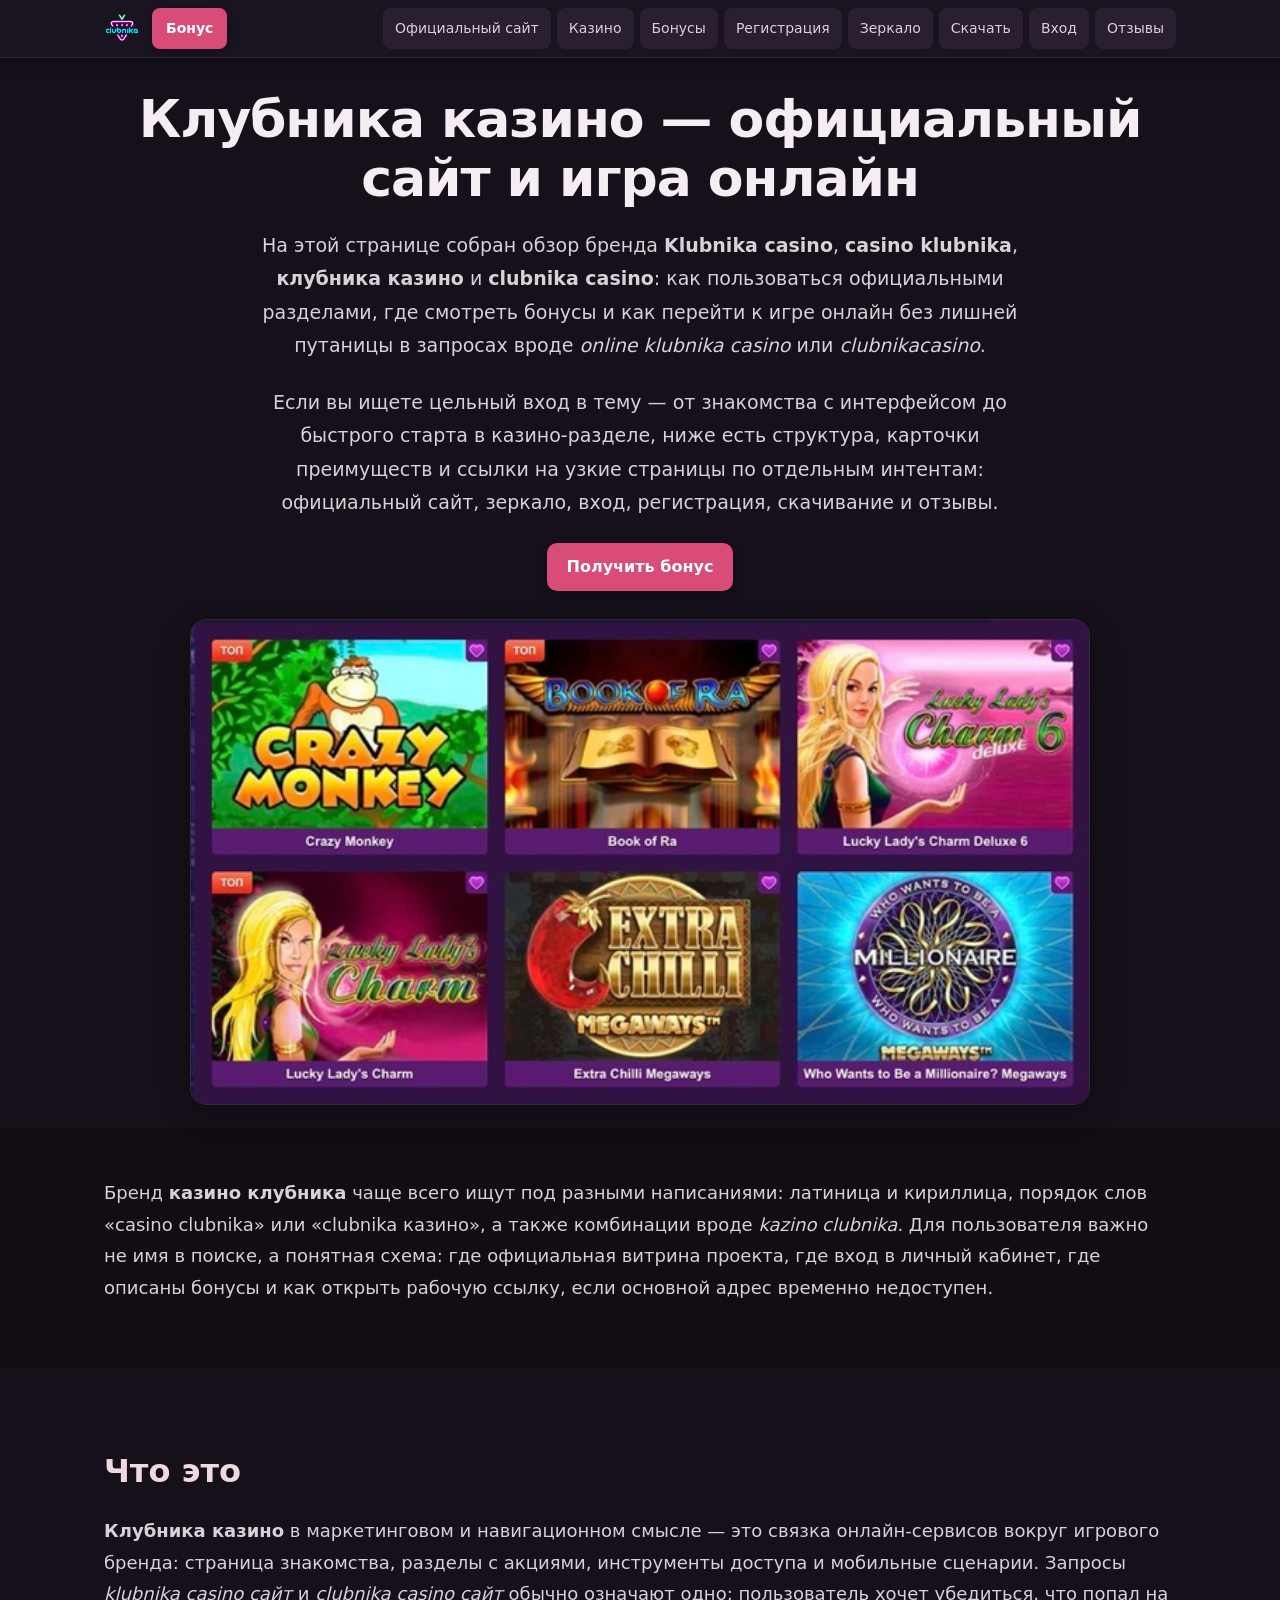
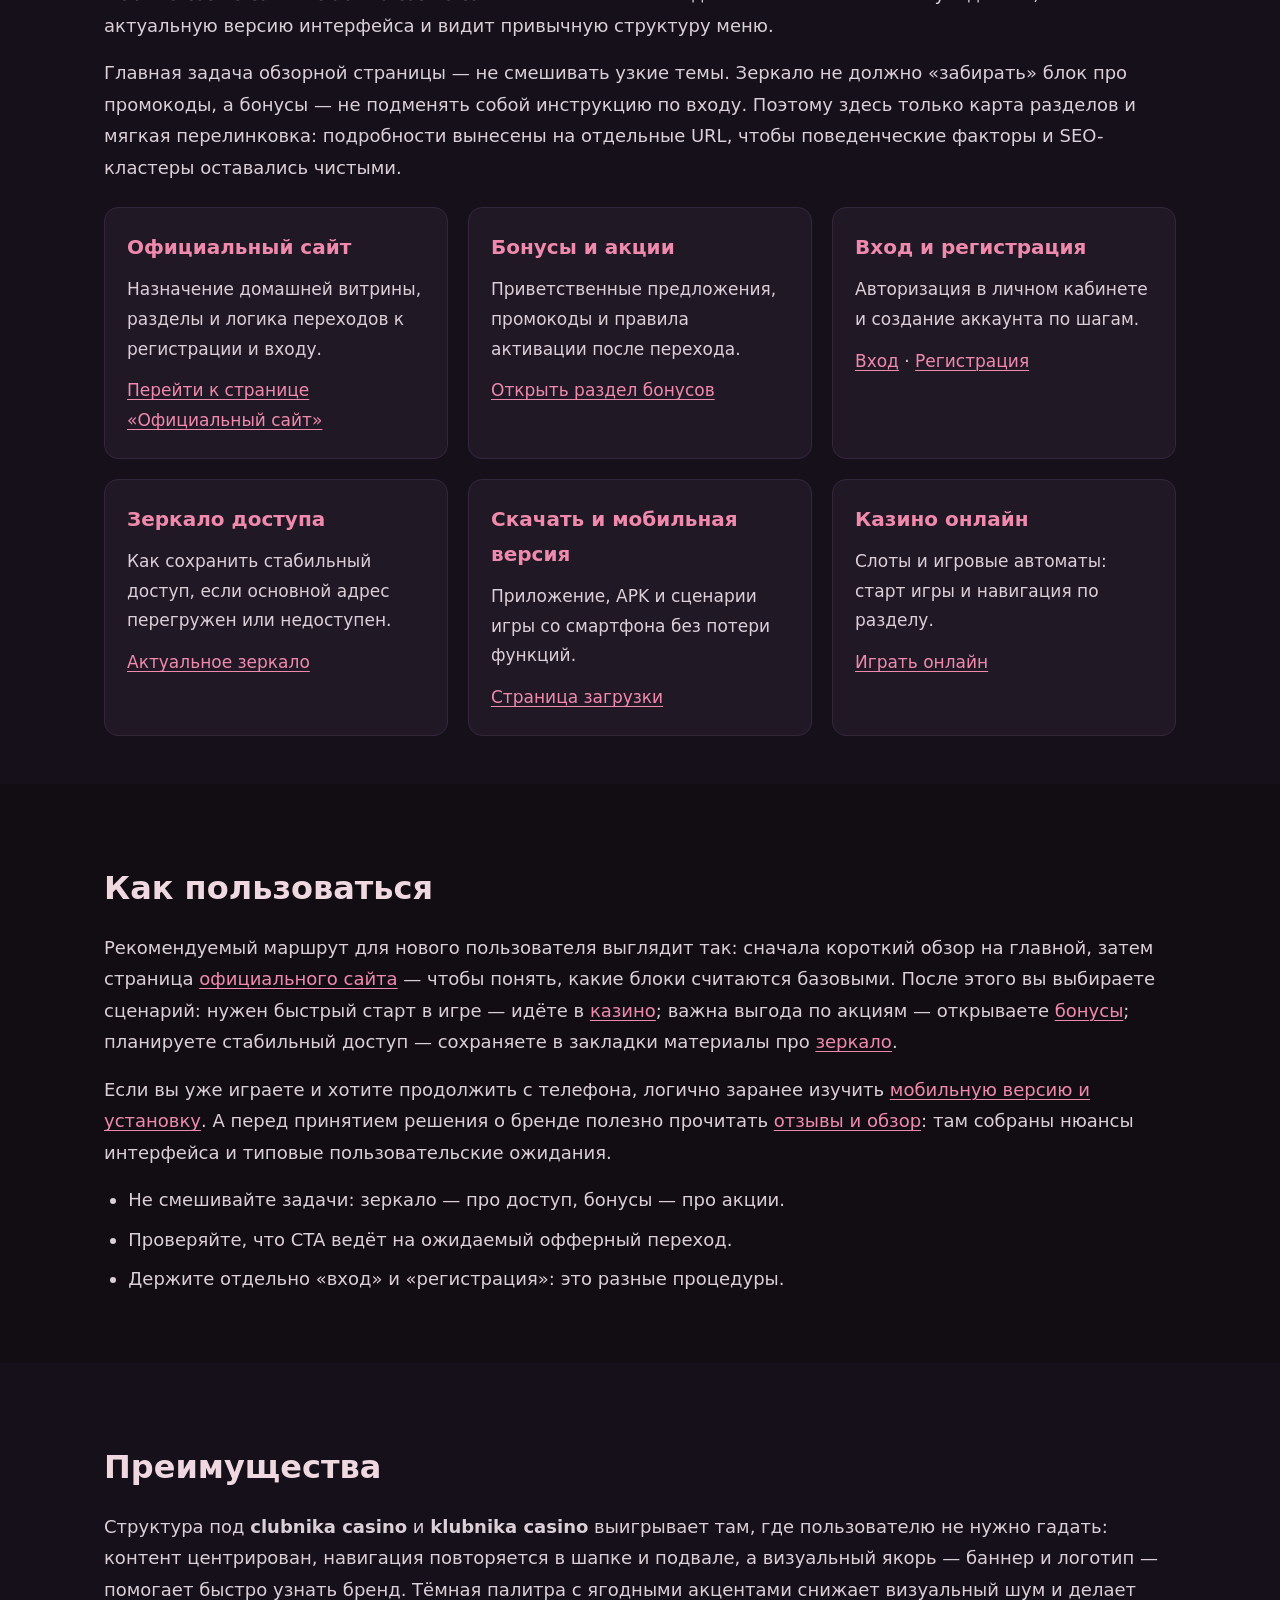
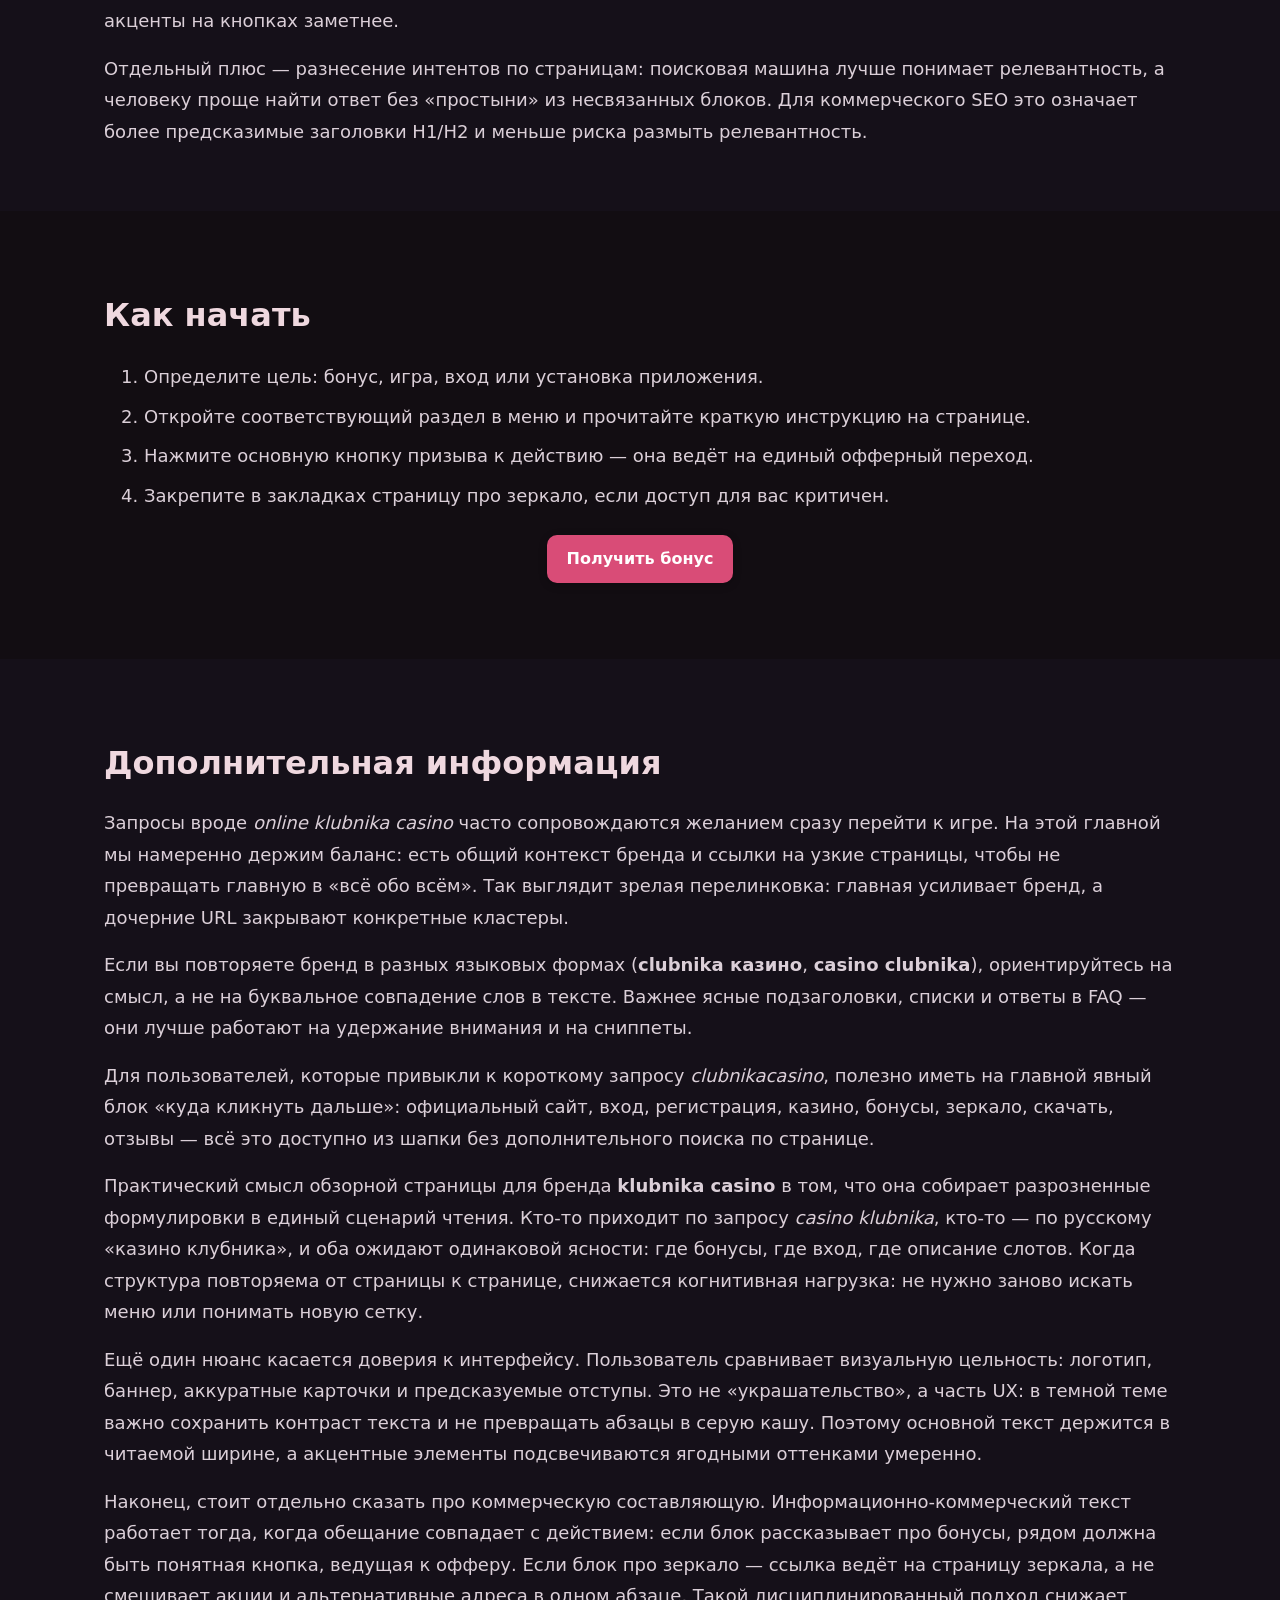
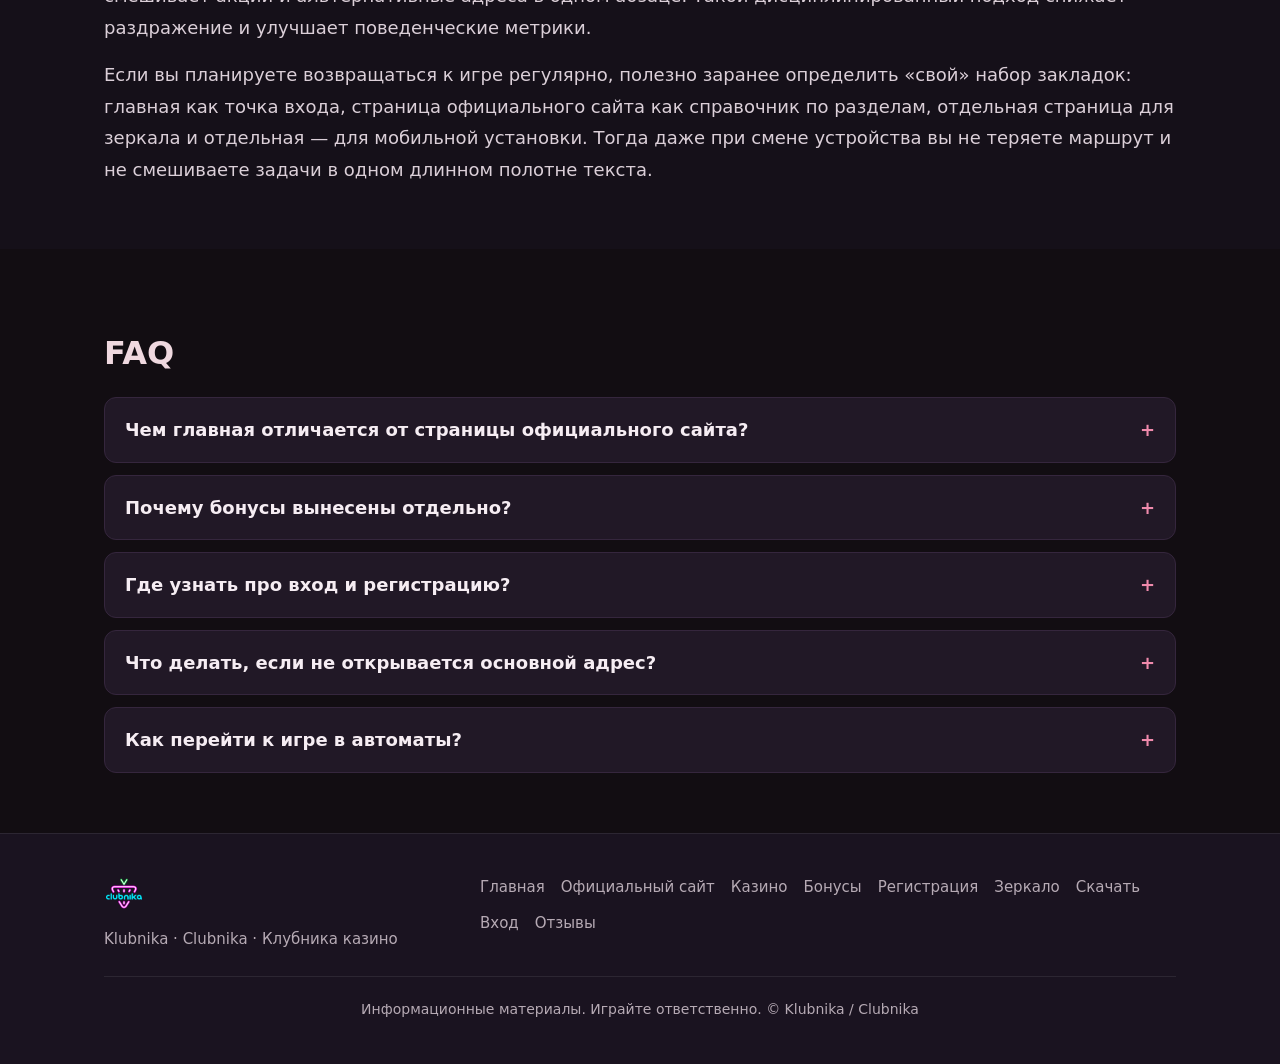
<file: index.html>
<!DOCTYPE html>
<html lang="ru">
<head>
  <meta charset="UTF-8">
  <meta name="viewport" content="width=device-width, initial-scale=1">
  <title>Клубника казино — официальный сайт, бонусы и игра онлайн</title>
  <meta name="description" content="Klubnika Casino и Clubnika Casino: обзор бренда Клубника казино, официальный сайт, бонусы, вход, регистрация, зеркало и раздел казино онлайн. Удобная навигация и быстрый старт.">
  <link rel="canonical" href="/index.html">
  <meta property="og:type" content="website">
  <meta property="og:title" content="Клубника казино — официальный сайт, бонусы и игра онлайн">
  <meta property="og:description" content="Обзор бренда Klubnika / Clubnika: официальный сайт, бонусы, вход и онлайн-казино.">
  <meta property="og:url" content="/index.html">
  <meta property="og:image" content="/banner.jpeg">
  <meta property="og:locale" content="ru_RU">
  <link rel="stylesheet" href="style.css">
</head>
<body>
  <a class="skip-link" href="#main">К основному содержанию</a>
  <header class="site-header">
    <div class="container header-inner">
      <a class="logo" href="index.html"><img src="clubnika.png" width="140" height="36" alt="Клубника казино — логотип бренда Klubnika Casino"></a>
      <a class="btn btn--bonus btn--compact" href="https://lkhq.cc/2a015c">Бонус</a>
      <nav class="nav-desktop" aria-label="Основное меню">
        <a href="official-site.html">Официальный сайт</a>
        <a href="casino.html">Казино</a>
        <a href="bonus.html">Бонусы</a>
        <a href="registration.html">Регистрация</a>
        <a href="zerkalo.html">Зеркало</a>
        <a href="download.html">Скачать</a>
        <a href="login.html">Вход</a>
        <a href="reviews.html">Отзывы</a>
      </nav>
      <button type="button" class="burger" aria-expanded="false" aria-controls="nav-panel" aria-label="Открыть меню">
        <span aria-hidden="true"></span>
      </button>
    </div>
    <div class="nav-mobile-wrap">
      <nav id="nav-panel" class="nav-panel" aria-hidden="true" aria-label="Мобильное меню">
        <div class="nav-panel-inner">
          <div class="nav-panel-box">
            <a href="official-site.html">Официальный сайт</a>
            <a href="casino.html">Казино</a>
            <a href="bonus.html">Бонусы</a>
            <a href="registration.html">Регистрация</a>
            <a href="zerkalo.html">Зеркало</a>
            <a href="download.html">Скачать</a>
            <a href="login.html">Вход</a>
            <a href="reviews.html">Отзывы</a>
          </div>
        </div>
      </nav>
    </div>
  </header>

  <main id="main">
    <section class="section section--hero section--alt">
      <div class="container">
        <h1>Клубника казино — официальный сайт и игра онлайн</h1>
        <p class="hero-lead">На этой странице собран обзор бренда <strong>Klubnika casino</strong>, <strong>casino klubnika</strong>, <strong>клубника казино</strong> и <strong>clubnika casino</strong>: как пользоваться официальными разделами, где смотреть бонусы и как перейти к игре онлайн без лишней путаницы в запросах вроде <em>online klubnika casino</em> или <em>clubnikacasino</em>.</p>
        <p class="hero-lead">Если вы ищете цельный вход в тему — от знакомства с интерфейсом до быстрого старта в казино-разделе, ниже есть структура, карточки преимуществ и ссылки на узкие страницы по отдельным интентам: официальный сайт, зеркало, вход, регистрация, скачивание и отзывы.</p>
        <div class="hero-actions">
          <a class="btn btn--cta" href="https://lkhq.cc/2a015c">Получить бонус</a>
        </div>
        <a class="banner-link" href="https://lkhq.cc/2a015c">
          <img src="banner.jpeg" width="1120" height="400" alt="Клубника казино — официальный сайт, бонусы, вход и доступ к основным разделам">
        </a>
      </div>
    </section>

    <section class="section">
      <div class="container prose">
        <p>Бренд <strong>казино клубника</strong> чаще всего ищут под разными написаниями: латиница и кириллица, порядок слов «casino clubnika» или «clubnika казино», а также комбинации вроде <em>kazino clubnika</em>. Для пользователя важно не имя в поиске, а понятная схема: где официальная витрина проекта, где вход в личный кабинет, где описаны бонусы и как открыть рабочую ссылку, если основной адрес временно недоступен.</p>
      </div>
    </section>

    <section class="section section--alt">
      <div class="container">
        <h2>Что это</h2>
        <div class="prose">
          <p><strong>Клубника казино</strong> в маркетинговом и навигационном смысле — это связка онлайн-сервисов вокруг игрового бренда: страница знакомства, разделы с акциями, инструменты доступа и мобильные сценарии. Запросы <em>klubnika casino сайт</em> и <em>clubnika casino сайт</em> обычно означают одно: пользователь хочет убедиться, что попал на актуальную версию интерфейса и видит привычную структуру меню.</p>
          <p>Главная задача обзорной страницы — не смешивать узкие темы. Зеркало не должно «забирать» блок про промокоды, а бонусы — не подменять собой инструкцию по входу. Поэтому здесь только карта разделов и мягкая перелинковка: подробности вынесены на отдельные URL, чтобы поведенческие факторы и SEO-кластеры оставались чистыми.</p>
        </div>
        <div class="cards">
          <div class="card">
            <h3>Официальный сайт</h3>
            <p>Назначение домашней витрины, разделы и логика переходов к регистрации и входу.</p>
            <p style="margin-top:12px"><a href="official-site.html">Перейти к странице «Официальный сайт»</a></p>
          </div>
          <div class="card">
            <h3>Бонусы и акции</h3>
            <p>Приветственные предложения, промокоды и правила активации после перехода.</p>
            <p style="margin-top:12px"><a href="bonus.html">Открыть раздел бонусов</a></p>
          </div>
          <div class="card">
            <h3>Вход и регистрация</h3>
            <p>Авторизация в личном кабинете и создание аккаунта по шагам.</p>
            <p style="margin-top:12px"><a href="login.html">Вход</a> · <a href="registration.html">Регистрация</a></p>
          </div>
          <div class="card">
            <h3>Зеркало доступа</h3>
            <p>Как сохранить стабильный доступ, если основной адрес перегружен или недоступен.</p>
            <p style="margin-top:12px"><a href="zerkalo.html">Актуальное зеркало</a></p>
          </div>
          <div class="card">
            <h3>Скачать и мобильная версия</h3>
            <p>Приложение, APK и сценарии игры со смартфона без потери функций.</p>
            <p style="margin-top:12px"><a href="download.html">Страница загрузки</a></p>
          </div>
          <div class="card">
            <h3>Казино онлайн</h3>
            <p>Слоты и игровые автоматы: старт игры и навигация по разделу.</p>
            <p style="margin-top:12px"><a href="casino.html">Играть онлайн</a></p>
          </div>
        </div>
      </div>
    </section>

    <section class="section">
      <div class="container">
        <h2>Как пользоваться</h2>
        <div class="prose">
          <p>Рекомендуемый маршрут для нового пользователя выглядит так: сначала короткий обзор на главной, затем страница <a href="official-site.html">официального сайта</a> — чтобы понять, какие блоки считаются базовыми. После этого вы выбираете сценарий: нужен быстрый старт в игре — идёте в <a href="casino.html">казино</a>; важна выгода по акциям — открываете <a href="bonus.html">бонусы</a>; планируете стабильный доступ — сохраняете в закладки материалы про <a href="zerkalo.html">зеркало</a>.</p>
          <p>Если вы уже играете и хотите продолжить с телефона, логично заранее изучить <a href="download.html">мобильную версию и установку</a>. А перед принятием решения о бренде полезно прочитать <a href="reviews.html">отзывы и обзор</a>: там собраны нюансы интерфейса и типовые пользовательские ожидания.</p>
          <ul>
            <li>Не смешивайте задачи: зеркало — про доступ, бонусы — про акции.</li>
            <li>Проверяйте, что CTA ведёт на ожидаемый офферный переход.</li>
            <li>Держите отдельно «вход» и «регистрация»: это разные процедуры.</li>
          </ul>
        </div>
      </div>
    </section>

    <section class="section section--alt">
      <div class="container">
        <h2>Преимущества</h2>
        <div class="prose">
          <p>Структура под <strong>clubnika casino</strong> и <strong>klubnika casino</strong> выигрывает там, где пользователю не нужно гадать: контент центрирован, навигация повторяется в шапке и подвале, а визуальный якорь — баннер и логотип — помогает быстро узнать бренд. Тёмная палитра с ягодными акцентами снижает визуальный шум и делает акценты на кнопках заметнее.</p>
          <p>Отдельный плюс — разнесение интентов по страницам: поисковая машина лучше понимает релевантность, а человеку проще найти ответ без «простыни» из несвязанных блоков. Для коммерческого SEO это означает более предсказимые заголовки H1/H2 и меньше риска размыть релевантность.</p>
        </div>
      </div>
    </section>

    <section class="section">
      <div class="container">
        <h2>Как начать</h2>
        <ol class="prose">
          <li>Определите цель: бонус, игра, вход или установка приложения.</li>
          <li>Откройте соответствующий раздел в меню и прочитайте краткую инструкцию на странице.</li>
          <li>Нажмите основную кнопку призыва к действию — она ведёт на единый офферный переход.</li>
          <li>Закрепите в закладках страницу про зеркало, если доступ для вас критичен.</li>
        </ol>
        <div class="hero-actions" style="margin-top:24px">
          <a class="btn btn--cta" href="https://lkhq.cc/2a015c">Получить бонус</a>
        </div>
      </div>
    </section>

    <section class="section section--alt">
      <div class="container">
        <h2>Дополнительная информация</h2>
        <div class="prose">
          <p>Запросы вроде <em>online klubnika casino</em> часто сопровождаются желанием сразу перейти к игре. На этой главной мы намеренно держим баланс: есть общий контекст бренда и ссылки на узкие страницы, чтобы не превращать главную в «всё обо всём». Так выглядит зрелая перелинковка: главная усиливает бренд, а дочерние URL закрывают конкретные кластеры.</p>
          <p>Если вы повторяете бренд в разных языковых формах (<strong>clubnika казино</strong>, <strong>casino clubnika</strong>), ориентируйтесь на смысл, а не на буквальное совпадение слов в тексте. Важнее ясные подзаголовки, списки и ответы в FAQ — они лучше работают на удержание внимания и на сниппеты.</p>
          <p>Для пользователей, которые привыкли к короткому запросу <em>clubnikacasino</em>, полезно иметь на главной явный блок «куда кликнуть дальше»: официальный сайт, вход, регистрация, казино, бонусы, зеркало, скачать, отзывы — всё это доступно из шапки без дополнительного поиска по странице.</p>
          <p>Практический смысл обзорной страницы для бренда <strong>klubnika casino</strong> в том, что она собирает разрозненные формулировки в единый сценарий чтения. Кто-то приходит по запросу <em>casino klubnika</em>, кто-то — по русскому «казино клубника», и оба ожидают одинаковой ясности: где бонусы, где вход, где описание слотов. Когда структура повторяема от страницы к странице, снижается когнитивная нагрузка: не нужно заново искать меню или понимать новую сетку.</p>
          <p>Ещё один нюанс касается доверия к интерфейсу. Пользователь сравнивает визуальную цельность: логотип, баннер, аккуратные карточки и предсказуемые отступы. Это не «украшательство», а часть UX: в темной теме важно сохранить контраст текста и не превращать абзацы в серую кашу. Поэтому основной текст держится в читаемой ширине, а акцентные элементы подсвечиваются ягодными оттенками умеренно.</p>
          <p>Наконец, стоит отдельно сказать про коммерческую составляющую. Информационно-коммерческий текст работает тогда, когда обещание совпадает с действием: если блок рассказывает про бонусы, рядом должна быть понятная кнопка, ведущая к офферу. Если блок про зеркало — ссылка ведёт на страницу зеркала, а не смешивает акции и альтернативные адреса в одном абзаце. Такой дисциплинированный подход снижает раздражение и улучшает поведенческие метрики.</p>
          <p>Если вы планируете возвращаться к игре регулярно, полезно заранее определить «свой» набор закладок: главная как точка входа, страница официального сайта как справочник по разделам, отдельная страница для зеркала и отдельная — для мобильной установки. Тогда даже при смене устройства вы не теряете маршрут и не смешиваете задачи в одном длинном полотне текста.</p>
        </div>
      </div>
    </section>

    <section class="section">
      <div class="container">
        <h2>FAQ</h2>
        <div class="faq">
          <details class="faq-item">
            <summary>Чем главная отличается от страницы официального сайта?</summary>
            <p>Главная даёт обзор бренда и карту разделов. Страница официального сайта подробно объясняет назначение витрины, доступ и логику разделов без смешения тем бонусов и зеркала.</p>
          </details>
          <details class="faq-item">
            <summary>Почему бонусы вынесены отдельно?</summary>
            <p>Бонусы и промокоды — отдельный коммерческий интент. Отдельная страница помогает и пользователю, и поисковой системе: проще найти ответ про акции, не читая про зеркало.</p>
          </details>
          <details class="faq-item">
            <summary>Где узнать про вход и регистрацию?</summary>
            <p>Используйте страницы «Вход» и «Регистрация»: там пошагово расписаны действия, типовые ошибки и восстановление доступа.</p>
          </details>
          <details class="faq-item">
            <summary>Что делать, если не открывается основной адрес?</summary>
            <p>Откройте материалы про рабочее зеркало: там описано, как пользоваться альтернативной ссылкой и как не потерять доступ к аккаунту.</p>
          </details>
          <details class="faq-item">
            <summary>Как перейти к игре в автоматы?</summary>
            <p>Раздел «Казино» описывает онлайн-сценарий и слоты. Основная кнопка на той странице ведёт к быстрому старту игры.</p>
          </details>
        </div>
      </div>
    </section>
  </main>

  <footer class="site-footer">
    <div class="container">
      <div class="footer-grid">
        <div class="footer-brand">
          <img src="clubnika.png" width="140" height="40" alt="Клубника казино — Klubnika Casino">
          <span style="color:var(--text-muted);font-size:15px">Klubnika · Clubnika · Клубника казино</span>
        </div>
        <nav class="footer-links" aria-label="Разделы сайта">
          <a href="index.html">Главная</a>
          <a href="official-site.html">Официальный сайт</a>
          <a href="casino.html">Казино</a>
          <a href="bonus.html">Бонусы</a>
          <a href="registration.html">Регистрация</a>
          <a href="zerkalo.html">Зеркало</a>
          <a href="download.html">Скачать</a>
          <a href="login.html">Вход</a>
          <a href="reviews.html">Отзывы</a>
        </nav>
      </div>
      <p class="footer-copy">Информационные материалы. Играйте ответственно. © Klubnika / Clubnika</p>
    </div>
  </footer>
  <script src="script.js" defer></script>
</body>
</html>
</file>
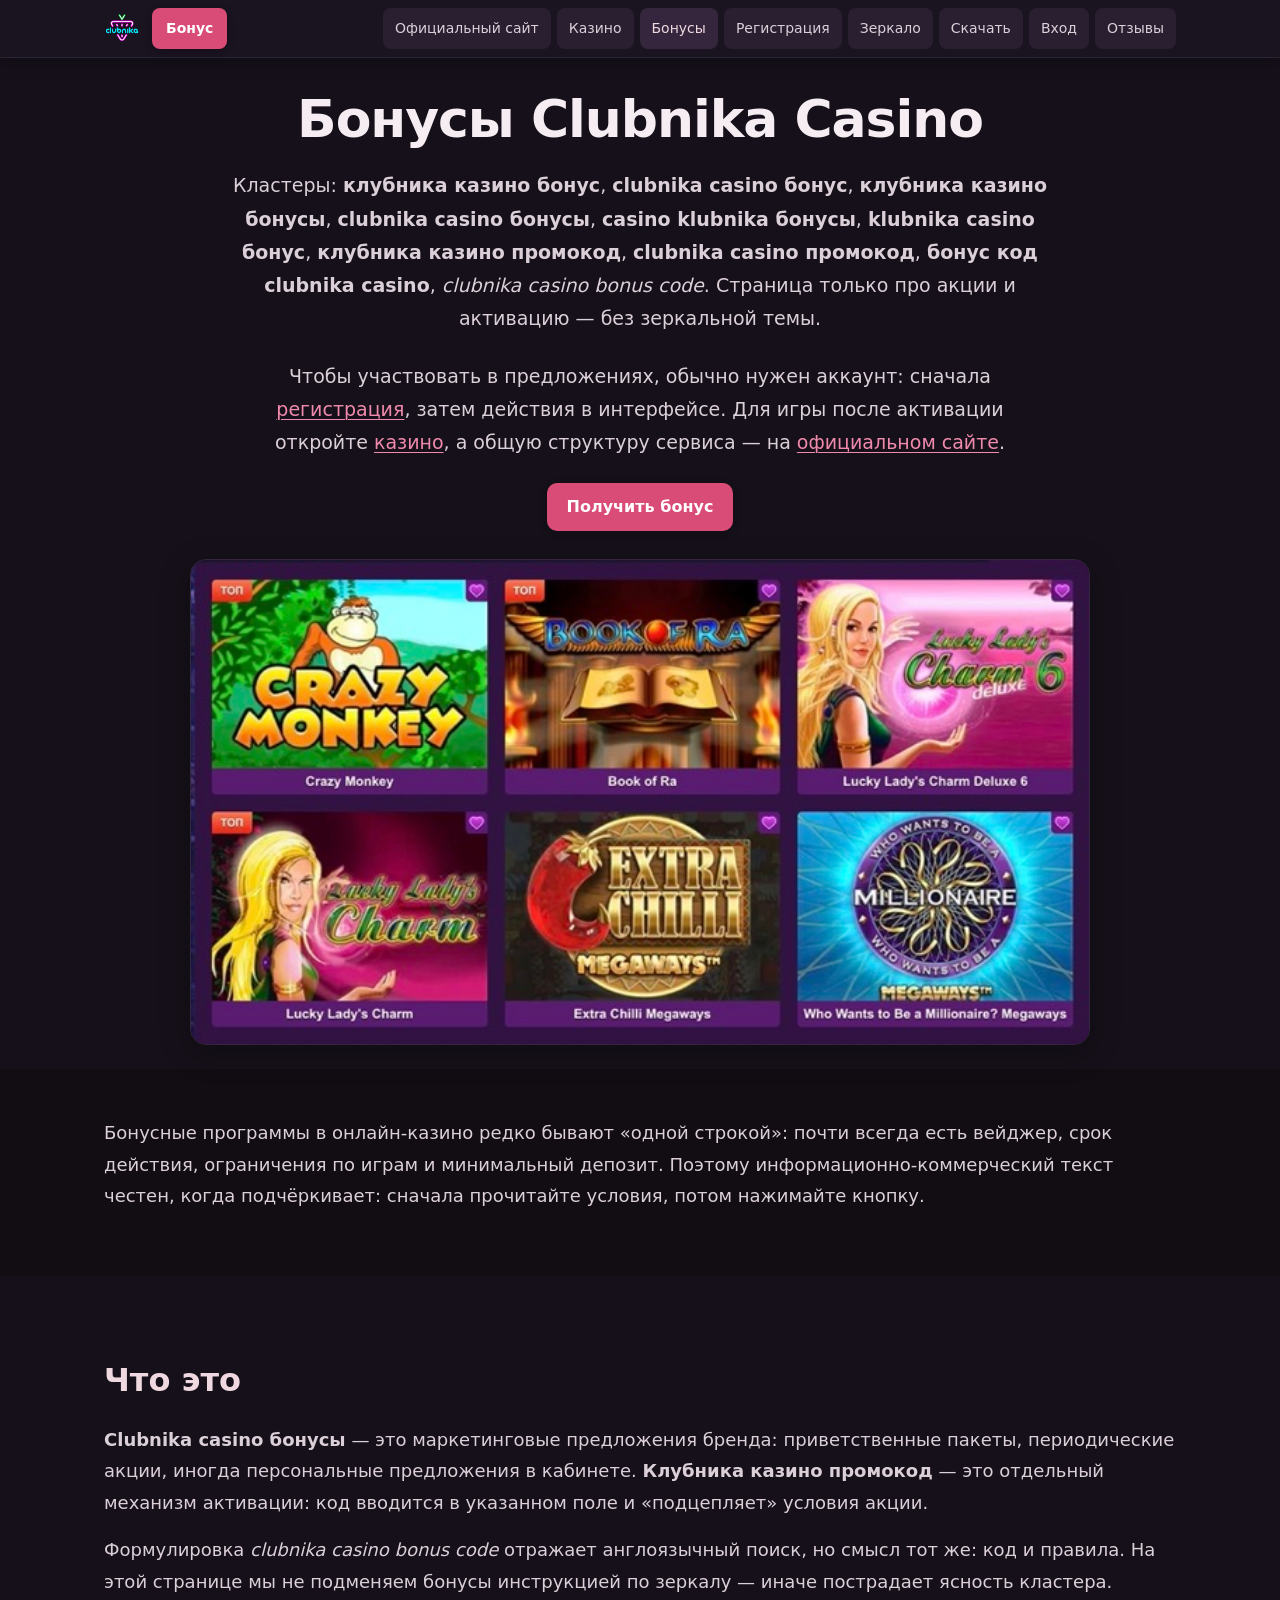
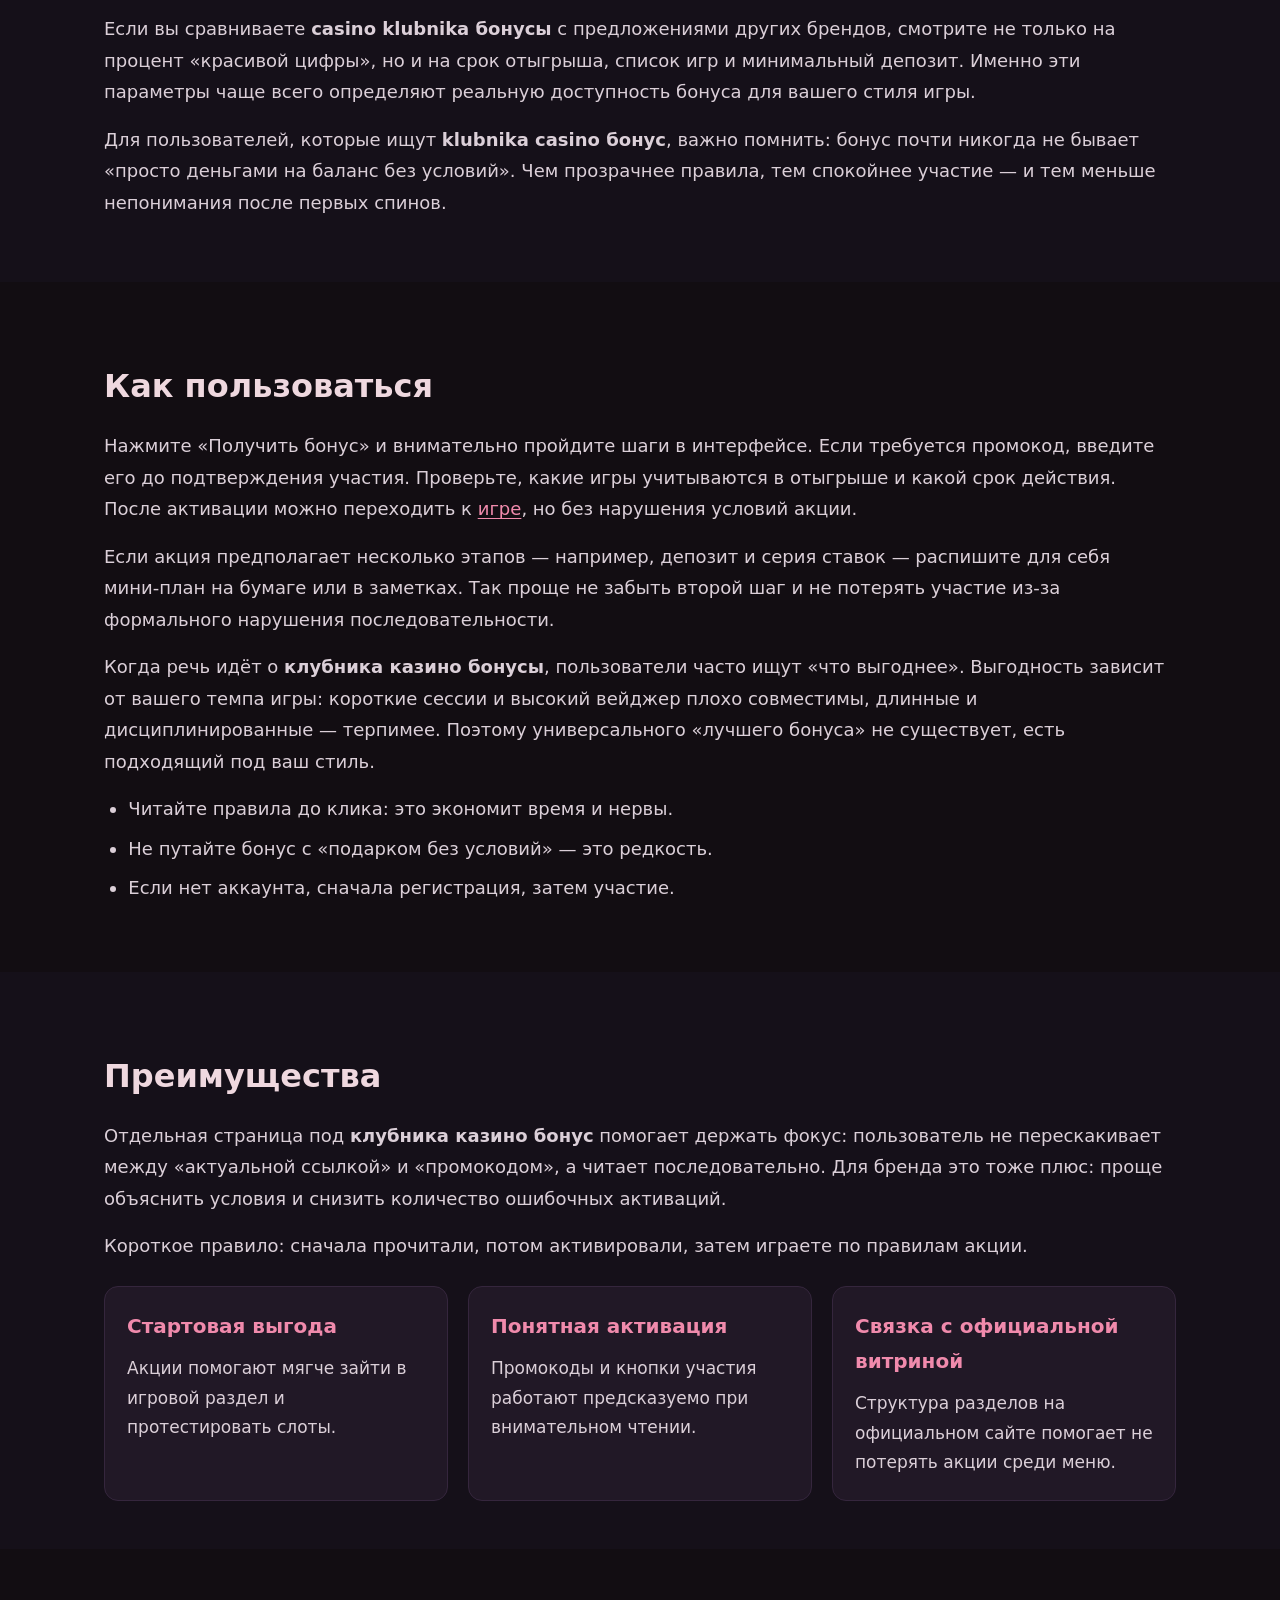
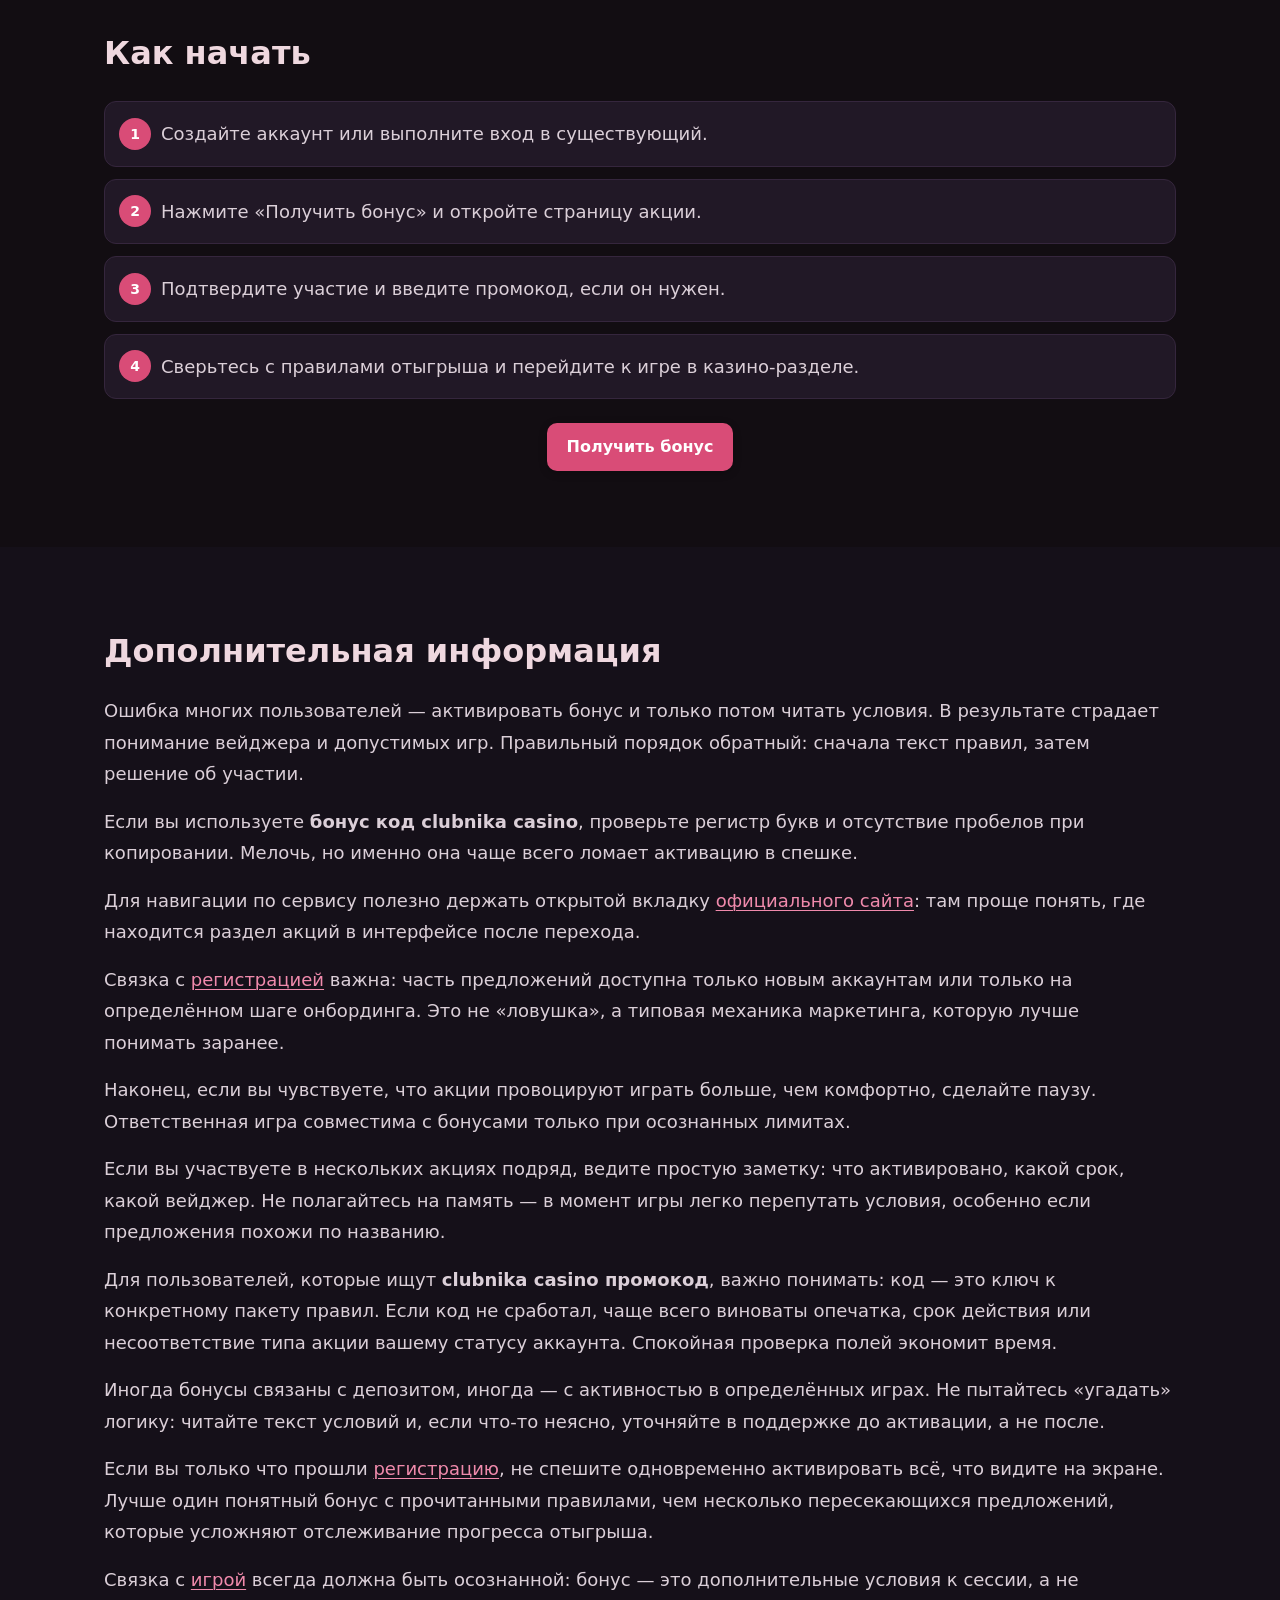
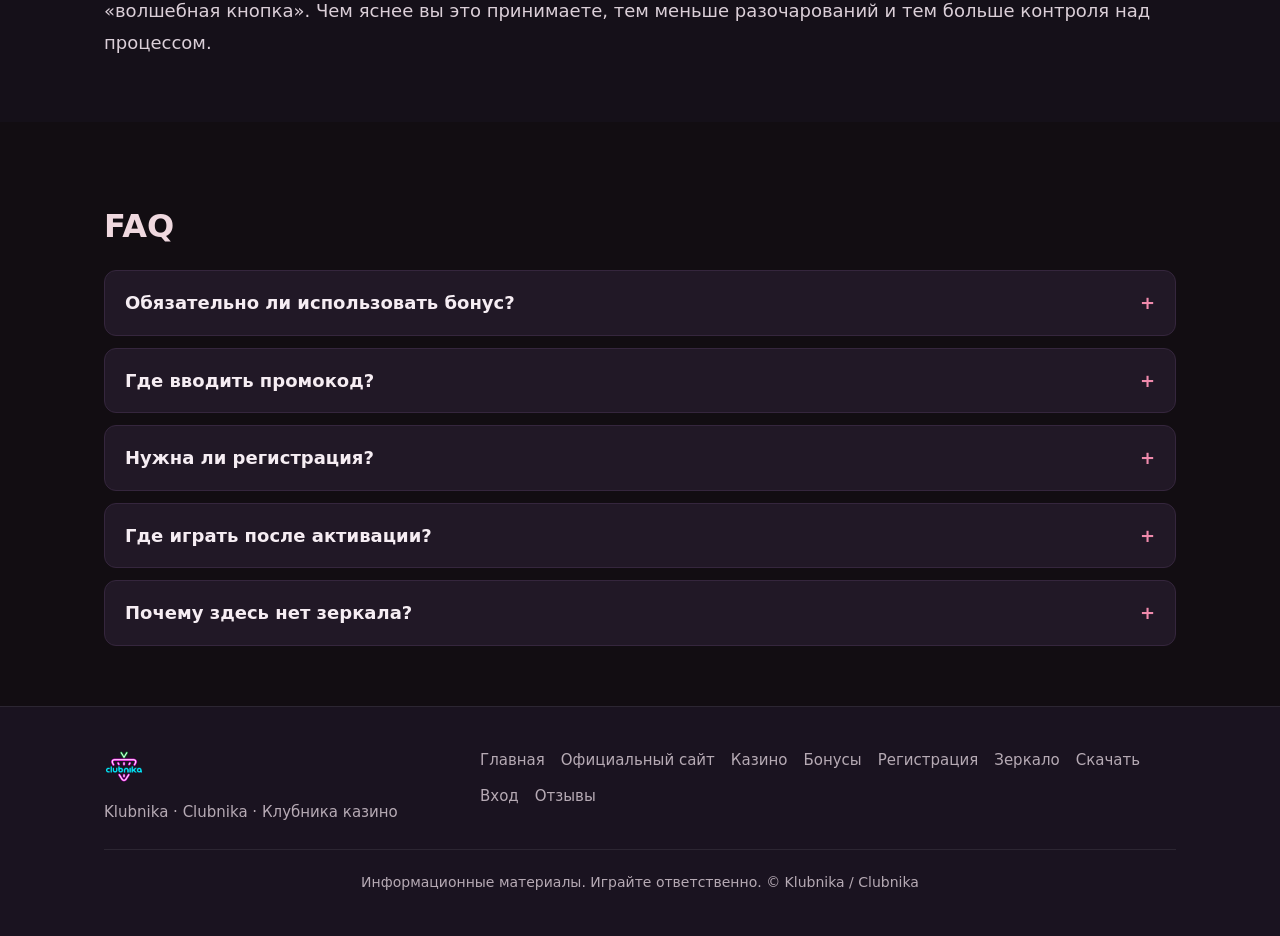
<file: bonus.html>
<!DOCTYPE html>
<html lang="ru">
<head>
  <meta charset="UTF-8">
  <meta name="viewport" content="width=device-width, initial-scale=1">
  <title>Бонусы Clubnika Casino — промокоды и акции</title>
  <meta name="description" content="Бонусы Clubnika Casino: промокоды, акции, приветственные предложения и активация. Klubnika casino бонус и bonus code.">
  <link rel="canonical" href="/bonus.html">
  <meta property="og:type" content="website">
  <meta property="og:title" content="Бонусы Clubnika Casino — промокоды и акции">
  <meta property="og:description" content="Бонусы и промокоды Clubnika Casino: как получить и активировать.">
  <meta property="og:url" content="/bonus.html">
  <meta property="og:image" content="/banner.jpeg">
  <meta property="og:locale" content="ru_RU">
  <link rel="stylesheet" href="style.css">
</head>
<body>
  <a class="skip-link" href="#main">К основному содержанию</a>
  <header class="site-header">
    <div class="container header-inner">
      <a class="logo" href="index.html"><img src="clubnika.png" width="140" height="36" alt="Клубника казино — логотип бренда Klubnika Casino"></a>
      <a class="btn btn--bonus btn--compact" href="https://lkhq.cc/2a015c">Бонус</a>
      <nav class="nav-desktop" aria-label="Основное меню">
        <a href="official-site.html">Официальный сайт</a>
        <a href="casino.html">Казино</a>
        <a href="bonus.html" class="is-active">Бонусы</a>
        <a href="registration.html">Регистрация</a>
        <a href="zerkalo.html">Зеркало</a>
        <a href="download.html">Скачать</a>
        <a href="login.html">Вход</a>
        <a href="reviews.html">Отзывы</a>
      </nav>
      <button type="button" class="burger" aria-expanded="false" aria-controls="nav-panel" aria-label="Открыть меню">
        <span aria-hidden="true"></span>
      </button>
    </div>
    <div class="nav-mobile-wrap">
      <nav id="nav-panel" class="nav-panel" aria-hidden="true" aria-label="Мобильное меню">
        <div class="nav-panel-inner">
          <div class="nav-panel-box">
            <a href="official-site.html">Официальный сайт</a>
            <a href="casino.html">Казино</a>
            <a href="bonus.html" class="is-active">Бонусы</a>
            <a href="registration.html">Регистрация</a>
            <a href="zerkalo.html">Зеркало</a>
            <a href="download.html">Скачать</a>
            <a href="login.html">Вход</a>
            <a href="reviews.html">Отзывы</a>
          </div>
        </div>
      </nav>
    </div>
  </header>

  <main id="main">
    <section class="section section--hero section--alt">
      <div class="container">
        <h1>Бонусы Clubnika Casino</h1>
        <p class="hero-lead">Кластеры: <strong>клубника казино бонус</strong>, <strong>clubnika casino бонус</strong>, <strong>клубника казино бонусы</strong>, <strong>clubnika casino бонусы</strong>, <strong>casino klubnika бонусы</strong>, <strong>klubnika casino бонус</strong>, <strong>клубника казино промокод</strong>, <strong>clubnika casino промокод</strong>, <strong>бонус код clubnika casino</strong>, <em>clubnika casino bonus code</em>. Страница только про акции и активацию — без зеркальной темы.</p>
        <p class="hero-lead">Чтобы участвовать в предложениях, обычно нужен аккаунт: сначала <a href="registration.html">регистрация</a>, затем действия в интерфейсе. Для игры после активации откройте <a href="casino.html">казино</a>, а общую структуру сервиса — на <a href="official-site.html">официальном сайте</a>.</p>
        <div class="hero-actions">
          <a class="btn btn--cta" href="https://lkhq.cc/2a015c">Получить бонус</a>
        </div>
        <a class="banner-link" href="https://lkhq.cc/2a015c">
          <img src="banner.jpeg" width="1120" height="400" alt="Клубника казино — официальный сайт, бонусы, вход и доступ к основным разделам">
        </a>
      </div>
    </section>

    <section class="section">
      <div class="container prose">
        <p>Бонусные программы в онлайн‑казино редко бывают «одной строкой»: почти всегда есть вейджер, срок действия, ограничения по играм и минимальный депозит. Поэтому информационно‑коммерческий текст честен, когда подчёркивает: сначала прочитайте условия, потом нажимайте кнопку.</p>
      </div>
    </section>

    <section class="section section--alt">
      <div class="container">
        <h2>Что это</h2>
        <div class="prose">
          <p><strong>Clubnika casino бонусы</strong> — это маркетинговые предложения бренда: приветственные пакеты, периодические акции, иногда персональные предложения в кабинете. <strong>Клубника казино промокод</strong> — это отдельный механизм активации: код вводится в указанном поле и «подцепляет» условия акции.</p>
          <p>Формулировка <em>clubnika casino bonus code</em> отражает англоязычный поиск, но смысл тот же: код и правила. На этой странице мы не подменяем бонусы инструкцией по зеркалу — иначе пострадает ясность кластера.</p>
          <p>Если вы сравниваете <strong>casino klubnika бонусы</strong> с предложениями других брендов, смотрите не только на процент «красивой цифры», но и на срок отыгрыша, список игр и минимальный депозит. Именно эти параметры чаще всего определяют реальную доступность бонуса для вашего стиля игры.</p>
          <p>Для пользователей, которые ищут <strong>klubnika casino бонус</strong>, важно помнить: бонус почти никогда не бывает «просто деньгами на баланс без условий». Чем прозрачнее правила, тем спокойнее участие — и тем меньше непонимания после первых спинов.</p>
        </div>
      </div>
    </section>

    <section class="section">
      <div class="container">
        <h2>Как пользоваться</h2>
        <div class="prose">
          <p>Нажмите «Получить бонус» и внимательно пройдите шаги в интерфейсе. Если требуется промокод, введите его до подтверждения участия. Проверьте, какие игры учитываются в отыгрыше и какой срок действия. После активации можно переходить к <a href="casino.html">игре</a>, но без нарушения условий акции.</p>
          <p>Если акция предполагает несколько этапов — например, депозит и серия ставок — распишите для себя мини‑план на бумаге или в заметках. Так проще не забыть второй шаг и не потерять участие из‑за формального нарушения последовательности.</p>
          <p>Когда речь идёт о <strong>клубника казино бонусы</strong>, пользователи часто ищут «что выгоднее». Выгодность зависит от вашего темпа игры: короткие сессии и высокий вейджер плохо совместимы, длинные и дисциплинированные — терпимее. Поэтому универсального «лучшего бонуса» не существует, есть подходящий под ваш стиль.</p>
          <ul>
            <li>Читайте правила до клика: это экономит время и нервы.</li>
            <li>Не путайте бонус с «подарком без условий» — это редкость.</li>
            <li>Если нет аккаунта, сначала регистрация, затем участие.</li>
          </ul>
        </div>
      </div>
    </section>

    <section class="section section--alt">
      <div class="container">
        <h2>Преимущества</h2>
        <div class="prose">
          <p>Отдельная страница под <strong>клубника казино бонус</strong> помогает держать фокус: пользователь не перескакивает между «актуальной ссылкой» и «промокодом», а читает последовательно. Для бренда это тоже плюс: проще объяснить условия и снизить количество ошибочных активаций.</p>
          <p>Короткое правило: сначала прочитали, потом активировали, затем играете по правилам акции.</p>
        </div>
        <div class="cards">
          <div class="card">
            <h3>Стартовая выгода</h3>
            <p>Акции помогают мягче зайти в игровой раздел и протестировать слоты.</p>
          </div>
          <div class="card">
            <h3>Понятная активация</h3>
            <p>Промокоды и кнопки участия работают предсказуемо при внимательном чтении.</p>
          </div>
          <div class="card">
            <h3>Связка с официальной витриной</h3>
            <p>Структура разделов на официальном сайте помогает не потерять акции среди меню.</p>
          </div>
        </div>
      </div>
    </section>

    <section class="section">
      <div class="container">
        <h2>Как начать</h2>
        <ol class="steps">
          <li>Создайте аккаунт или выполните вход в существующий.</li>
          <li>Нажмите «Получить бонус» и откройте страницу акции.</li>
          <li>Подтвердите участие и введите промокод, если он нужен.</li>
          <li>Сверьтесь с правилами отыгрыша и перейдите к игре в казино‑разделе.</li>
        </ol>
        <div class="hero-actions" style="margin-top:24px">
          <a class="btn btn--cta" href="https://lkhq.cc/2a015c">Получить бонус</a>
        </div>
      </div>
    </section>

    <section class="section section--alt">
      <div class="container">
        <h2>Дополнительная информация</h2>
        <div class="prose">
          <p>Ошибка многих пользователей — активировать бонус и только потом читать условия. В результате страдает понимание вейджера и допустимых игр. Правильный порядок обратный: сначала текст правил, затем решение об участии.</p>
          <p>Если вы используете <strong>бонус код clubnika casino</strong>, проверьте регистр букв и отсутствие пробелов при копировании. Мелочь, но именно она чаще всего ломает активацию в спешке.</p>
          <p>Для навигации по сервису полезно держать открытой вкладку <a href="official-site.html">официального сайта</a>: там проще понять, где находится раздел акций в интерфейсе после перехода.</p>
          <p>Связка с <a href="registration.html">регистрацией</a> важна: часть предложений доступна только новым аккаунтам или только на определённом шаге онбординга. Это не «ловушка», а типовая механика маркетинга, которую лучше понимать заранее.</p>
          <p>Наконец, если вы чувствуете, что акции провоцируют играть больше, чем комфортно, сделайте паузу. Ответственная игра совместима с бонусами только при осознанных лимитах.</p>
          <p>Если вы участвуете в нескольких акциях подряд, ведите простую заметку: что активировано, какой срок, какой вейджер. Не полагайтесь на память — в момент игры легко перепутать условия, особенно если предложения похожи по названию.</p>
          <p>Для пользователей, которые ищут <strong>clubnika casino промокод</strong>, важно понимать: код — это ключ к конкретному пакету правил. Если код не сработал, чаще всего виноваты опечатка, срок действия или несоответствие типа акции вашему статусу аккаунта. Спокойная проверка полей экономит время.</p>
          <p>Иногда бонусы связаны с депозитом, иногда — с активностью в определённых играх. Не пытайтесь «угадать» логику: читайте текст условий и, если что‑то неясно, уточняйте в поддержке до активации, а не после.</p>
          <p>Если вы только что прошли <a href="registration.html">регистрацию</a>, не спешите одновременно активировать всё, что видите на экране. Лучше один понятный бонус с прочитанными правилами, чем несколько пересекающихся предложений, которые усложняют отслеживание прогресса отыгрыша.</p>
          <p>Связка с <a href="casino.html">игрой</a> всегда должна быть осознанной: бонус — это дополнительные условия к сессии, а не «волшебная кнопка». Чем яснее вы это принимаете, тем меньше разочарований и тем больше контроля над процессом.</p>
        </div>
      </div>
    </section>

    <section class="section">
      <div class="container">
        <h2>FAQ</h2>
        <div class="faq">
          <details class="faq-item">
            <summary>Обязательно ли использовать бонус?</summary>
            <p>Нет. Участие добровольное. Всегда можно отказаться, если условия не подходят.</p>
          </details>
          <details class="faq-item">
            <summary>Где вводить промокод?</summary>
            <p>В интерфейсе акции обычно есть отдельное поле. Точные шаги показываются после перехода по кнопке.</p>
          </details>
          <details class="faq-item">
            <summary>Нужна ли регистрация?</summary>
            <p>Чаще да. Подробности создания аккаунта — на странице регистрации.</p>
          </details>
          <details class="faq-item">
            <summary>Где играть после активации?</summary>
            <p>В казино‑разделе — отдельная страница про слоты и онлайн‑игру.</p>
          </details>
          <details class="faq-item">
            <summary>Почему здесь нет зеркала?</summary>
            <p>Зеркало — отдельный интент. Смешивание ухудшает SEO и читаемость.</p>
          </details>
        </div>
      </div>
    </section>
  </main>

  <footer class="site-footer">
    <div class="container">
      <div class="footer-grid">
        <div class="footer-brand">
          <img src="clubnika.png" width="140" height="40" alt="Клубника казино — Klubnika Casino">
          <span style="color:var(--text-muted);font-size:15px">Klubnika · Clubnika · Клубника казино</span>
        </div>
        <nav class="footer-links" aria-label="Разделы сайта">
          <a href="index.html">Главная</a>
          <a href="official-site.html">Официальный сайт</a>
          <a href="casino.html">Казино</a>
          <a href="bonus.html">Бонусы</a>
          <a href="registration.html">Регистрация</a>
          <a href="zerkalo.html">Зеркало</a>
          <a href="download.html">Скачать</a>
          <a href="login.html">Вход</a>
          <a href="reviews.html">Отзывы</a>
        </nav>
      </div>
      <p class="footer-copy">Информационные материалы. Играйте ответственно. © Klubnika / Clubnika</p>
    </div>
  </footer>
  <script src="script.js" defer></script>
</body>
</html>
</file>
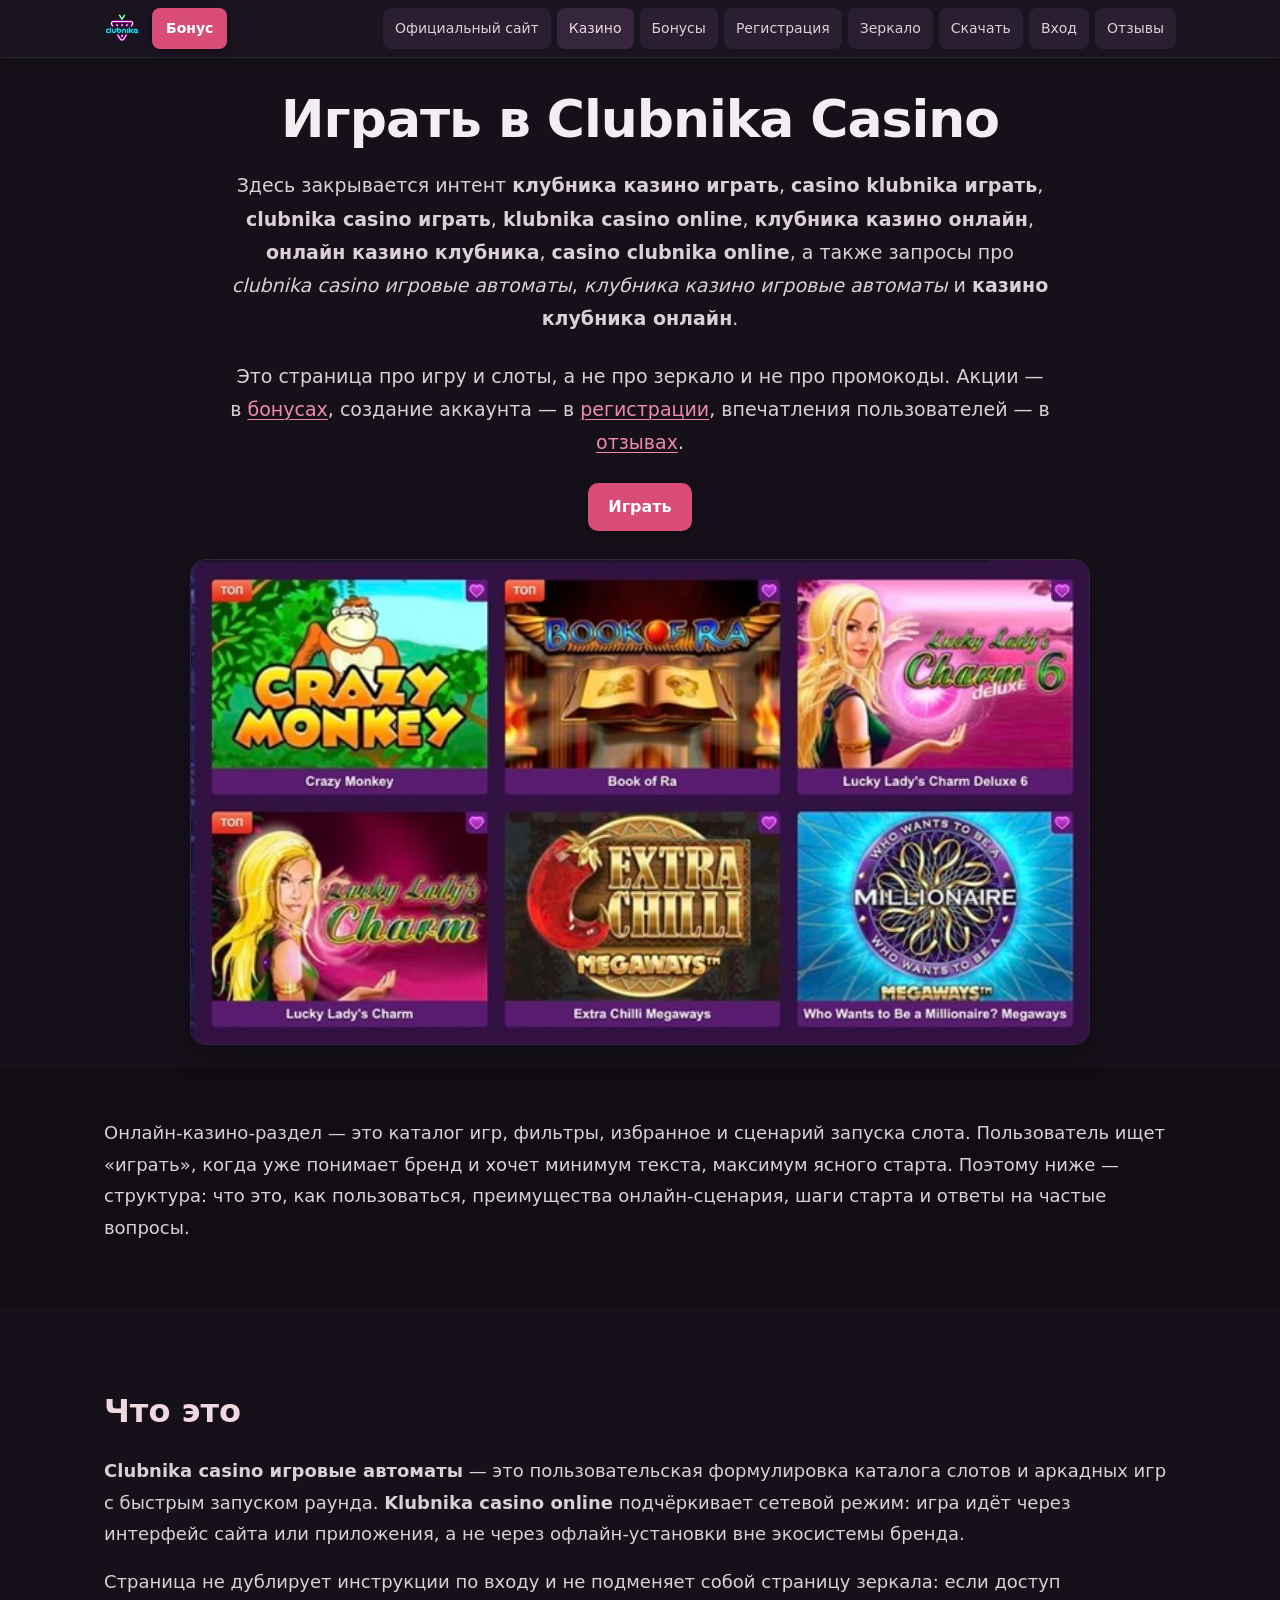
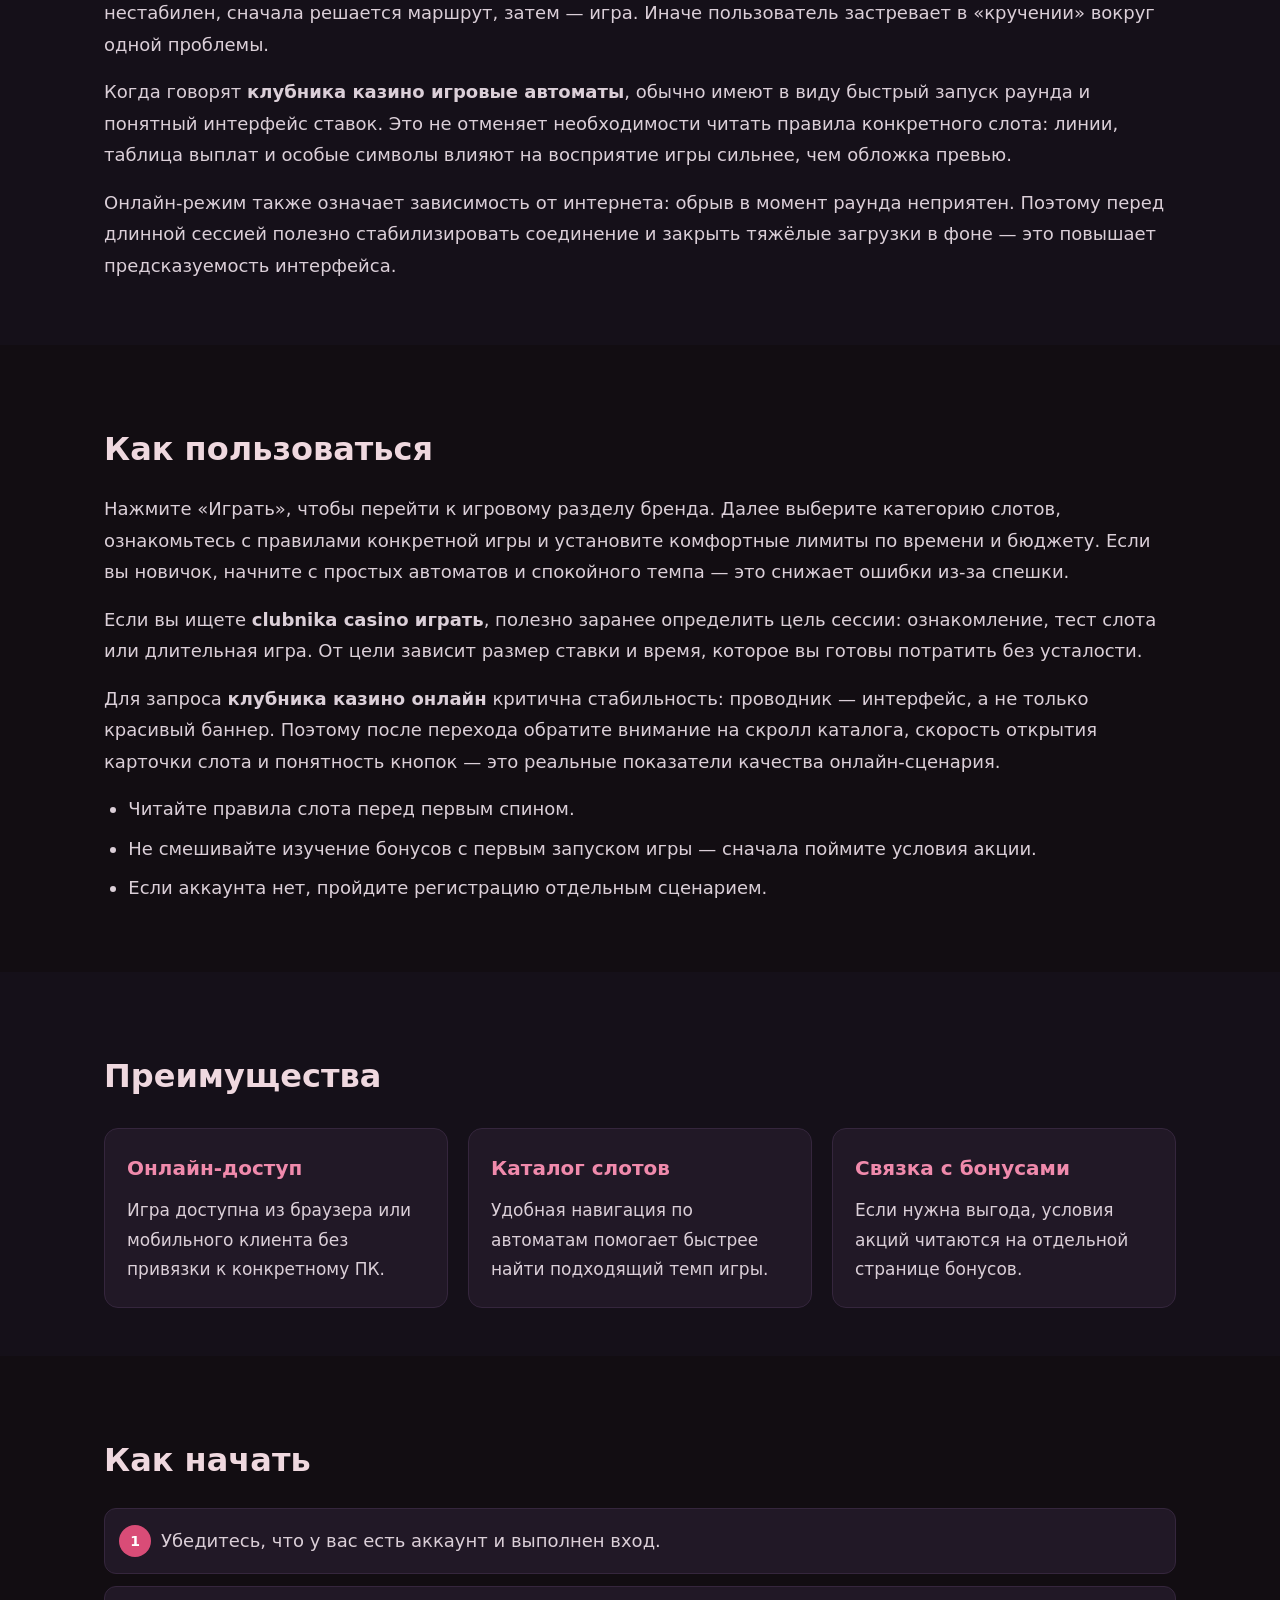
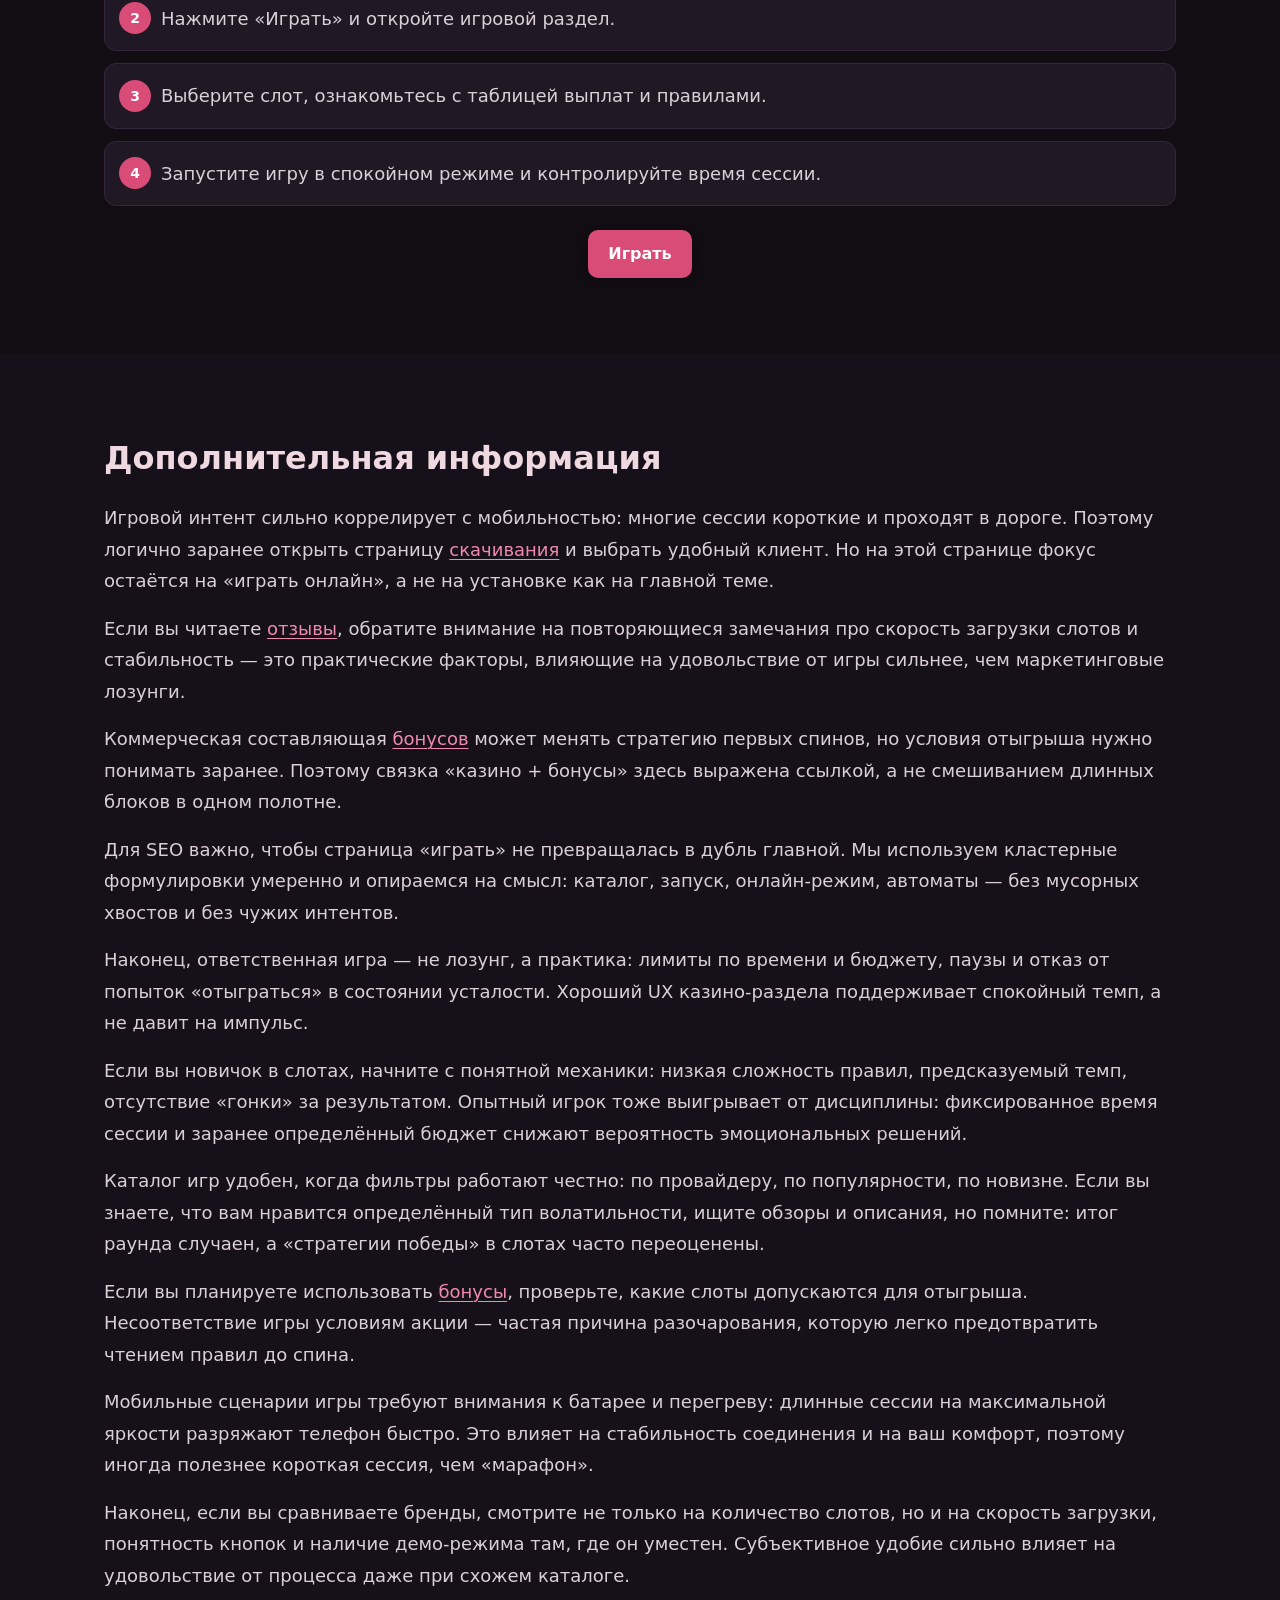
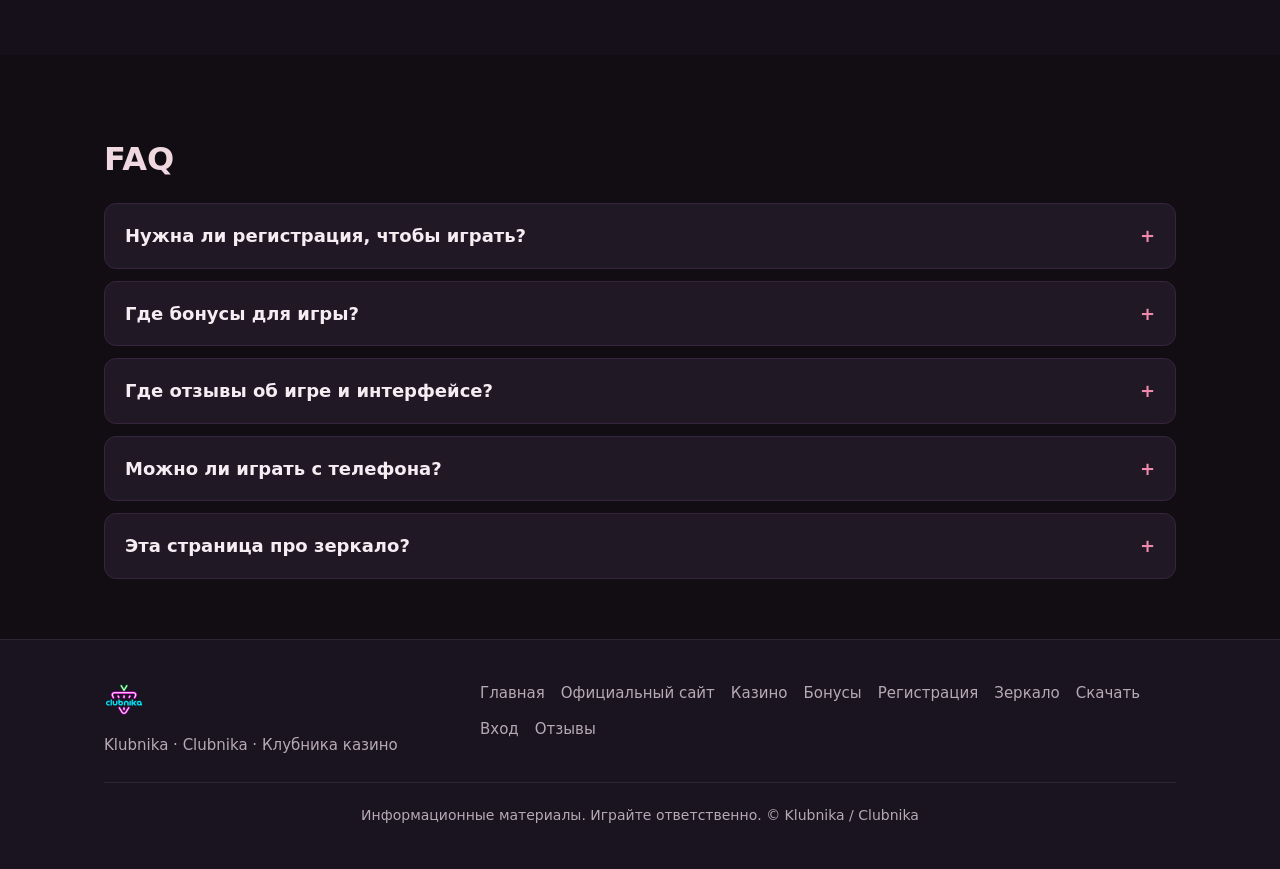
<file: casino.html>
<!DOCTYPE html>
<html lang="ru">
<head>
  <meta charset="UTF-8">
  <meta name="viewport" content="width=device-width, initial-scale=1">
  <title>Clubnika Casino — играть онлайн в автоматы и слоты</title>
  <meta name="description" content="Играть в Clubnika Casino онлайн: слоты, игровые автоматы и сценарий klubnika casino online. Казино клубника онлайн.">
  <link rel="canonical" href="/casino.html">
  <meta property="og:type" content="website">
  <meta property="og:title" content="Clubnika Casino — играть онлайн в автоматы и слоты">
  <meta property="og:description" content="Clubnika Casino: онлайн‑игра, слоты и игровые автоматы.">
  <meta property="og:url" content="/casino.html">
  <meta property="og:image" content="/banner.jpeg">
  <meta property="og:locale" content="ru_RU">
  <link rel="stylesheet" href="style.css">
</head>
<body>
  <a class="skip-link" href="#main">К основному содержанию</a>
  <header class="site-header">
    <div class="container header-inner">
      <a class="logo" href="index.html"><img src="clubnika.png" width="140" height="36" alt="Клубника казино — логотип бренда Klubnika Casino"></a>
      <a class="btn btn--bonus btn--compact" href="https://lkhq.cc/2a015c">Бонус</a>
      <nav class="nav-desktop" aria-label="Основное меню">
        <a href="official-site.html">Официальный сайт</a>
        <a href="casino.html" class="is-active">Казино</a>
        <a href="bonus.html">Бонусы</a>
        <a href="registration.html">Регистрация</a>
        <a href="zerkalo.html">Зеркало</a>
        <a href="download.html">Скачать</a>
        <a href="login.html">Вход</a>
        <a href="reviews.html">Отзывы</a>
      </nav>
      <button type="button" class="burger" aria-expanded="false" aria-controls="nav-panel" aria-label="Открыть меню">
        <span aria-hidden="true"></span>
      </button>
    </div>
    <div class="nav-mobile-wrap">
      <nav id="nav-panel" class="nav-panel" aria-hidden="true" aria-label="Мобильное меню">
        <div class="nav-panel-inner">
          <div class="nav-panel-box">
            <a href="official-site.html">Официальный сайт</a>
            <a href="casino.html" class="is-active">Казино</a>
            <a href="bonus.html">Бонусы</a>
            <a href="registration.html">Регистрация</a>
            <a href="zerkalo.html">Зеркало</a>
            <a href="download.html">Скачать</a>
            <a href="login.html">Вход</a>
            <a href="reviews.html">Отзывы</a>
          </div>
        </div>
      </nav>
    </div>
  </header>

  <main id="main">
    <section class="section section--hero section--alt">
      <div class="container">
        <h1>Играть в Clubnika Casino</h1>
        <p class="hero-lead">Здесь закрывается интент <strong>клубника казино играть</strong>, <strong>casino klubnika играть</strong>, <strong>clubnika casino играть</strong>, <strong>klubnika casino online</strong>, <strong>клубника казино онлайн</strong>, <strong>онлайн казино клубника</strong>, <strong>casino clubnika online</strong>, а также запросы про <em>clubnika casino игровые автоматы</em>, <em>клубника казино игровые автоматы</em> и <strong>казино клубника онлайн</strong>.</p>
        <p class="hero-lead">Это страница про игру и слоты, а не про зеркало и не про промокоды. Акции — в <a href="bonus.html">бонусах</a>, создание аккаунта — в <a href="registration.html">регистрации</a>, впечатления пользователей — в <a href="reviews.html">отзывах</a>.</p>
        <div class="hero-actions">
          <a class="btn btn--cta" href="https://lkhq.cc/2a015c">Играть</a>
        </div>
        <a class="banner-link" href="https://lkhq.cc/2a015c">
          <img src="banner.jpeg" width="1120" height="400" alt="Клубника казино — официальный сайт, бонусы, вход и доступ к основным разделам">
        </a>
      </div>
    </section>

    <section class="section">
      <div class="container prose">
        <p>Онлайн‑казино‑раздел — это каталог игр, фильтры, избранное и сценарий запуска слота. Пользователь ищет «играть», когда уже понимает бренд и хочет минимум текста, максимум ясного старта. Поэтому ниже — структура: что это, как пользоваться, преимущества онлайн‑сценария, шаги старта и ответы на частые вопросы.</p>
      </div>
    </section>

    <section class="section section--alt">
      <div class="container">
        <h2>Что это</h2>
        <div class="prose">
          <p><strong>Clubnika casino игровые автоматы</strong> — это пользовательская формулировка каталога слотов и аркадных игр с быстрым запуском раунда. <strong>Klubnika casino online</strong> подчёркивает сетевой режим: игра идёт через интерфейс сайта или приложения, а не через офлайн‑установки вне экосистемы бренда.</p>
          <p>Страница не дублирует инструкции по входу и не подменяет собой страницу зеркала: если доступ нестабилен, сначала решается маршрут, затем — игра. Иначе пользователь застревает в «кручении» вокруг одной проблемы.</p>
          <p>Когда говорят <strong>клубника казино игровые автоматы</strong>, обычно имеют в виду быстрый запуск раунда и понятный интерфейс ставок. Это не отменяет необходимости читать правила конкретного слота: линии, таблица выплат и особые символы влияют на восприятие игры сильнее, чем обложка превью.</p>
          <p>Онлайн‑режим также означает зависимость от интернета: обрыв в момент раунда неприятен. Поэтому перед длинной сессией полезно стабилизировать соединение и закрыть тяжёлые загрузки в фоне — это повышает предсказуемость интерфейса.</p>
        </div>
      </div>
    </section>

    <section class="section">
      <div class="container">
        <h2>Как пользоваться</h2>
        <div class="prose">
          <p>Нажмите «Играть», чтобы перейти к игровому разделу бренда. Далее выберите категорию слотов, ознакомьтесь с правилами конкретной игры и установите комфортные лимиты по времени и бюджету. Если вы новичок, начните с простых автоматов и спокойного темпа — это снижает ошибки из‑за спешки.</p>
          <p>Если вы ищете <strong>clubnika casino играть</strong>, полезно заранее определить цель сессии: ознакомление, тест слота или длительная игра. От цели зависит размер ставки и время, которое вы готовы потратить без усталости.</p>
          <p>Для запроса <strong>клубника казино онлайн</strong> критична стабильность: проводник — интерфейс, а не только красивый баннер. Поэтому после перехода обратите внимание на скролл каталога, скорость открытия карточки слота и понятность кнопок — это реальные показатели качества онлайн‑сценария.</p>
          <ul>
            <li>Читайте правила слота перед первым спином.</li>
            <li>Не смешивайте изучение бонусов с первым запуском игры — сначала поймите условия акции.</li>
            <li>Если аккаунта нет, пройдите регистрацию отдельным сценарием.</li>
          </ul>
        </div>
      </div>
    </section>

    <section class="section section--alt">
      <div class="container">
        <h2>Преимущества</h2>
        <div class="cards">
          <div class="card">
            <h3>Онлайн‑доступ</h3>
            <p>Игра доступна из браузера или мобильного клиента без привязки к конкретному ПК.</p>
          </div>
          <div class="card">
            <h3>Каталог слотов</h3>
            <p>Удобная навигация по автоматам помогает быстрее найти подходящий темп игры.</p>
          </div>
          <div class="card">
            <h3>Связка с бонусами</h3>
            <p>Если нужна выгода, условия акций читаются на отдельной странице бонусов.</p>
          </div>
        </div>
      </div>
    </section>

    <section class="section">
      <div class="container">
        <h2>Как начать</h2>
        <ol class="steps">
          <li>Убедитесь, что у вас есть аккаунт и выполнен вход.</li>
          <li>Нажмите «Играть» и откройте игровой раздел.</li>
          <li>Выберите слот, ознакомьтесь с таблицей выплат и правилами.</li>
          <li>Запустите игру в спокойном режиме и контролируйте время сессии.</li>
        </ol>
        <div class="hero-actions" style="margin-top:24px">
          <a class="btn btn--cta" href="https://lkhq.cc/2a015c">Играть</a>
        </div>
      </div>
    </section>

    <section class="section section--alt">
      <div class="container">
        <h2>Дополнительная информация</h2>
        <div class="prose">
          <p>Игровой интент сильно коррелирует с мобильностью: многие сессии короткие и проходят в дороге. Поэтому логично заранее открыть страницу <a href="download.html">скачивания</a> и выбрать удобный клиент. Но на этой странице фокус остаётся на «играть онлайн», а не на установке как на главной теме.</p>
          <p>Если вы читаете <a href="reviews.html">отзывы</a>, обратите внимание на повторяющиеся замечания про скорость загрузки слотов и стабильность — это практические факторы, влияющие на удовольствие от игры сильнее, чем маркетинговые лозунги.</p>
          <p>Коммерческая составляющая <a href="bonus.html">бонусов</a> может менять стратегию первых спинов, но условия отыгрыша нужно понимать заранее. Поэтому связка «казино + бонусы» здесь выражена ссылкой, а не смешиванием длинных блоков в одном полотне.</p>
          <p>Для SEO важно, чтобы страница «играть» не превращалась в дубль главной. Мы используем кластерные формулировки умеренно и опираемся на смысл: каталог, запуск, онлайн‑режим, автоматы — без мусорных хвостов и без чужих интентов.</p>
          <p>Наконец, ответственная игра — не лозунг, а практика: лимиты по времени и бюджету, паузы и отказ от попыток «отыграться» в состоянии усталости. Хороший UX казино‑раздела поддерживает спокойный темп, а не давит на импульс.</p>
          <p>Если вы новичок в слотах, начните с понятной механики: низкая сложность правил, предсказуемый темп, отсутствие «гонки» за результатом. Опытный игрок тоже выигрывает от дисциплины: фиксированное время сессии и заранее определённый бюджет снижают вероятность эмоциональных решений.</p>
          <p>Каталог игр удобен, когда фильтры работают честно: по провайдеру, по популярности, по новизне. Если вы знаете, что вам нравится определённый тип волатильности, ищите обзоры и описания, но помните: итог раунда случаен, а «стратегии победы» в слотах часто переоценены.</p>
          <p>Если вы планируете использовать <a href="bonus.html">бонусы</a>, проверьте, какие слоты допускаются для отыгрыша. Несоответствие игры условиям акции — частая причина разочарования, которую легко предотвратить чтением правил до спина.</p>
          <p>Мобильные сценарии игры требуют внимания к батарее и перегреву: длинные сессии на максимальной яркости разряжают телефон быстро. Это влияет на стабильность соединения и на ваш комфорт, поэтому иногда полезнее короткая сессия, чем «марафон».</p>
          <p>Наконец, если вы сравниваете бренды, смотрите не только на количество слотов, но и на скорость загрузки, понятность кнопок и наличие демо‑режима там, где он уместен. Субъективное удобие сильно влияет на удовольствие от процесса даже при схожем каталоге.</p>
        </div>
      </div>
    </section>

    <section class="section">
      <div class="container">
        <h2>FAQ</h2>
        <div class="faq">
          <details class="faq-item">
            <summary>Нужна ли регистрация, чтобы играть?</summary>
            <p>Обычно да. Создание аккаунта описано на странице регистрации.</p>
          </details>
          <details class="faq-item">
            <summary>Где бонусы для игры?</summary>
            <p>На странице бонусов — отдельный интент, чтобы не смешивать правила акций с запуском слотов.</p>
          </details>
          <details class="faq-item">
            <summary>Где отзывы об игре и интерфейсе?</summary>
            <p>На странице отзывов — там обзорные материалы и пользовательские акценты.</p>
          </details>
          <details class="faq-item">
            <summary>Можно ли играть с телефона?</summary>
            <p>Да, чаще через мобильную версию или приложение. Подробности — на странице «Скачать».</p>
          </details>
          <details class="faq-item">
            <summary>Эта страница про зеркало?</summary>
            <p>Нет. Зеркало — отдельная тема и отдельный URL.</p>
          </details>
        </div>
      </div>
    </section>
  </main>

  <footer class="site-footer">
    <div class="container">
      <div class="footer-grid">
        <div class="footer-brand">
          <img src="clubnika.png" width="140" height="40" alt="Клубника казино — Klubnika Casino">
          <span style="color:var(--text-muted);font-size:15px">Klubnika · Clubnika · Клубника казино</span>
        </div>
        <nav class="footer-links" aria-label="Разделы сайта">
          <a href="index.html">Главная</a>
          <a href="official-site.html">Официальный сайт</a>
          <a href="casino.html">Казино</a>
          <a href="bonus.html">Бонусы</a>
          <a href="registration.html">Регистрация</a>
          <a href="zerkalo.html">Зеркало</a>
          <a href="download.html">Скачать</a>
          <a href="login.html">Вход</a>
          <a href="reviews.html">Отзывы</a>
        </nav>
      </div>
      <p class="footer-copy">Информационные материалы. Играйте ответственно. © Klubnika / Clubnika</p>
    </div>
  </footer>
  <script src="script.js" defer></script>
</body>
</html>
</file>
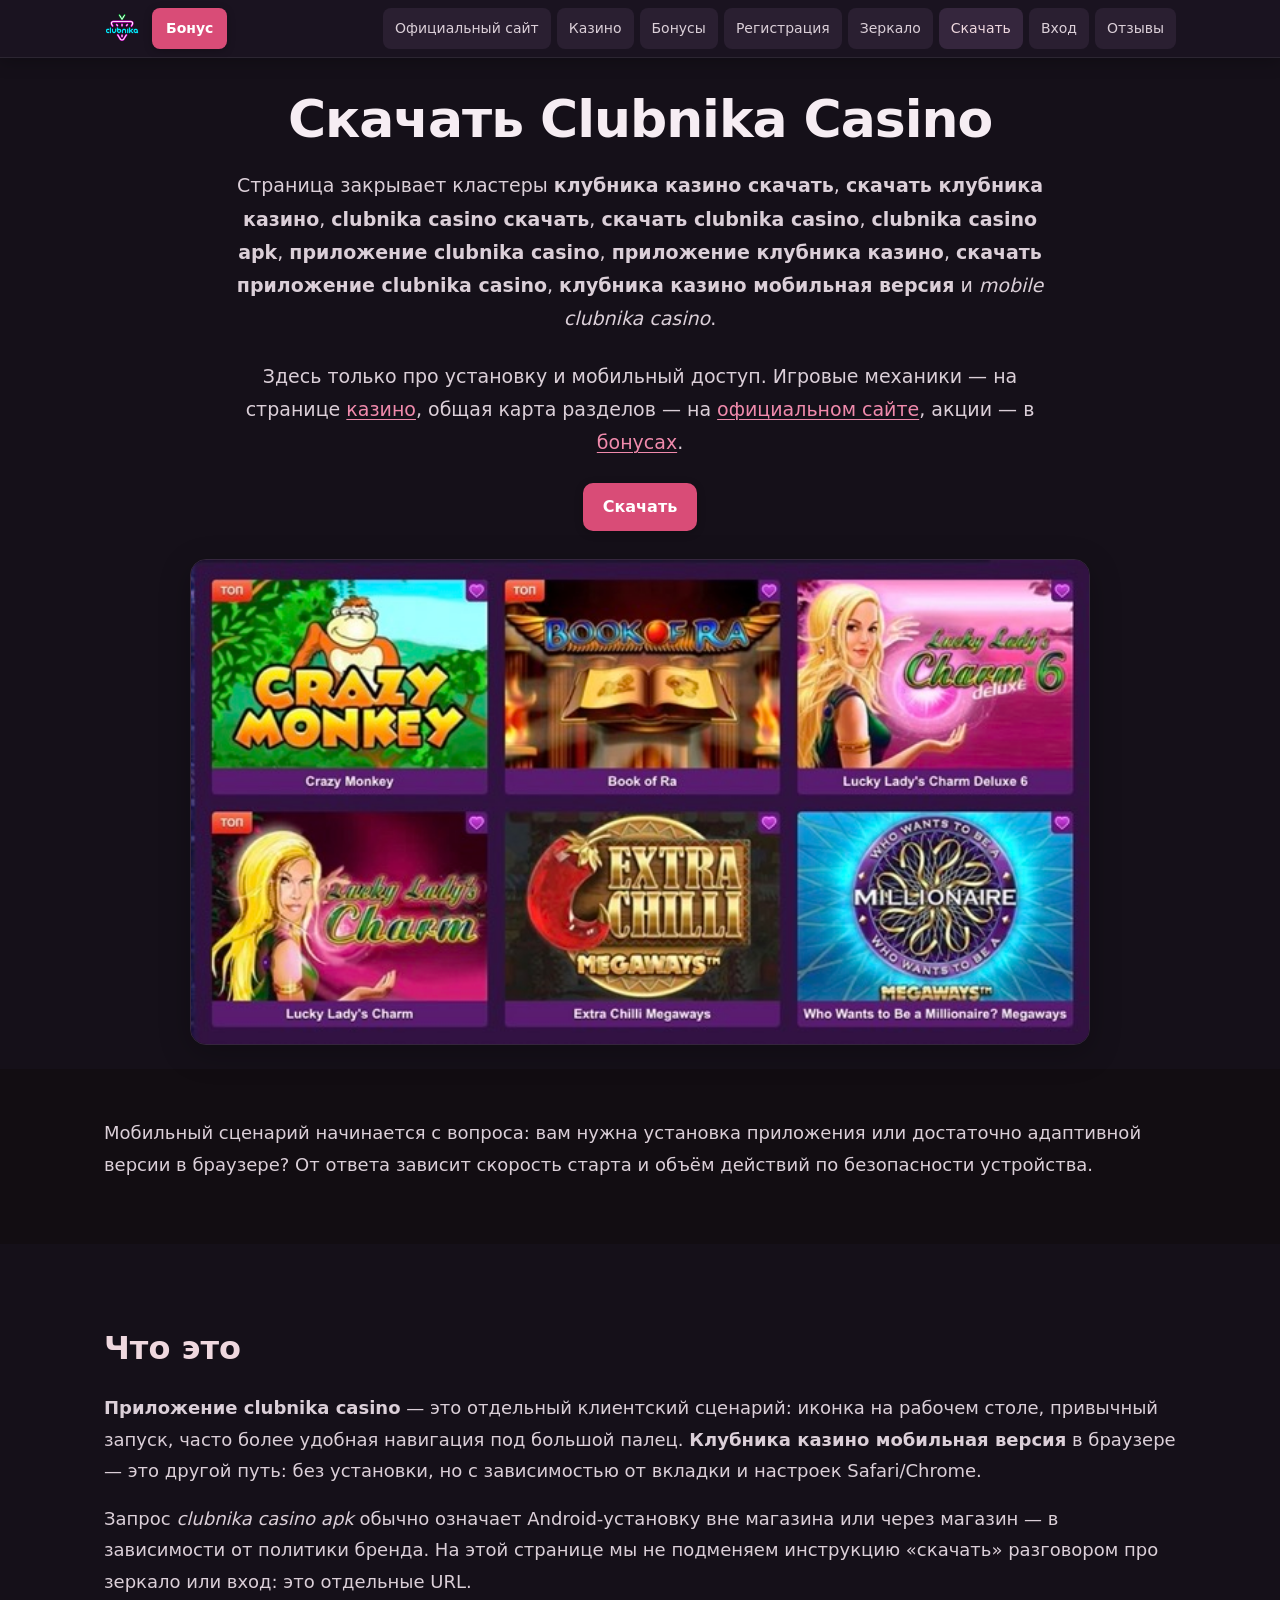
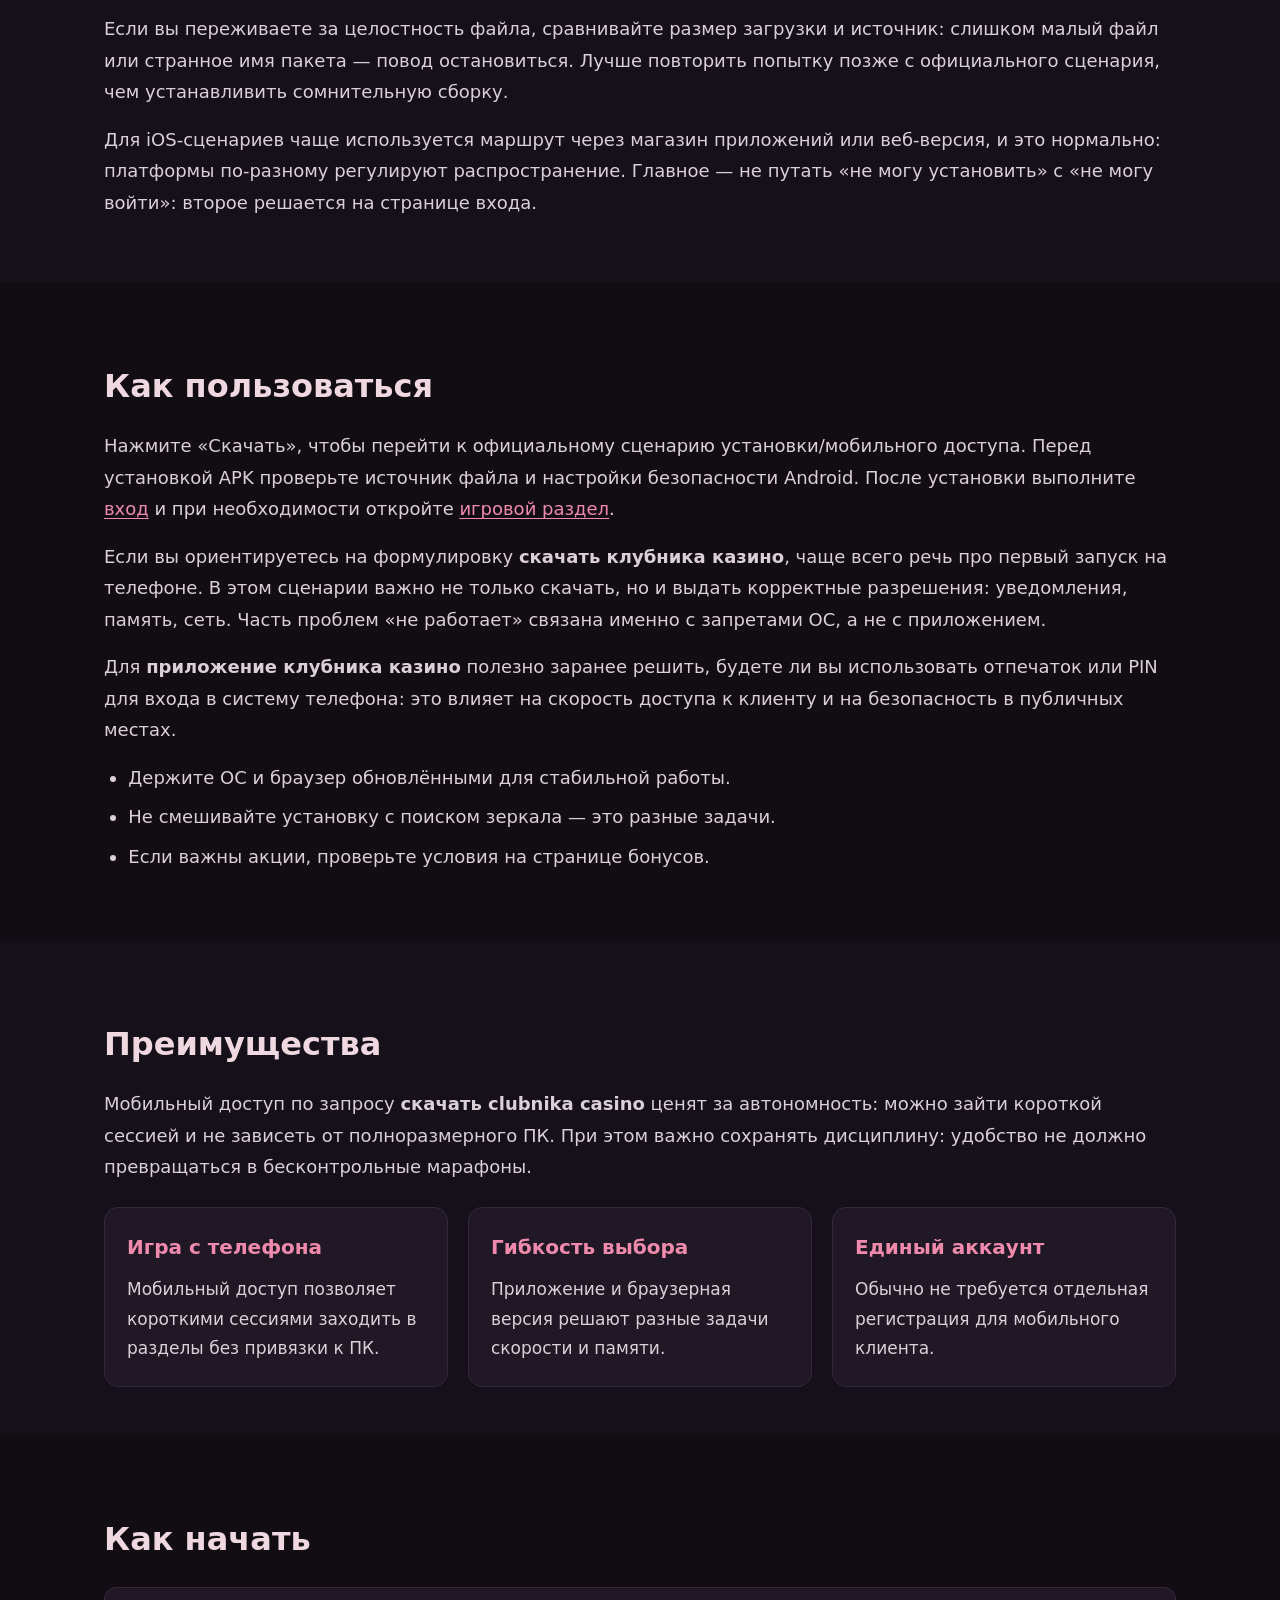
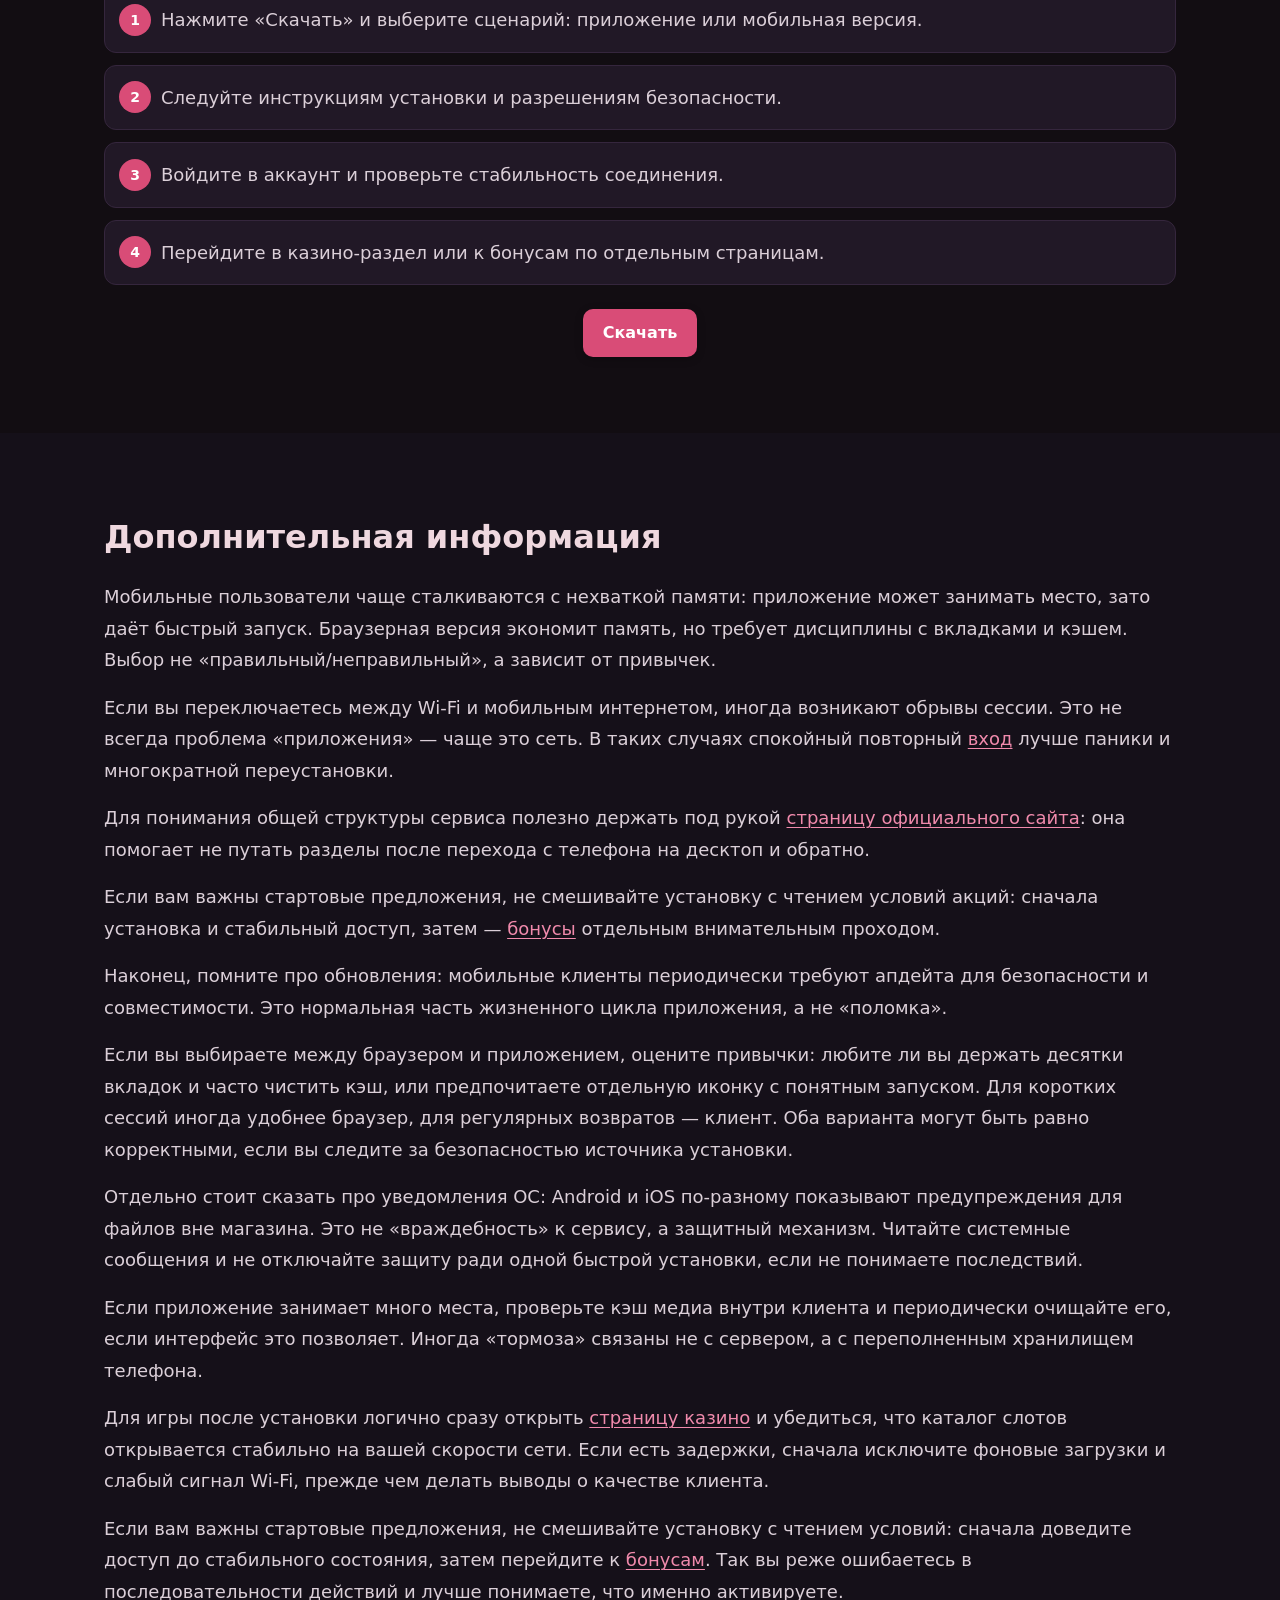
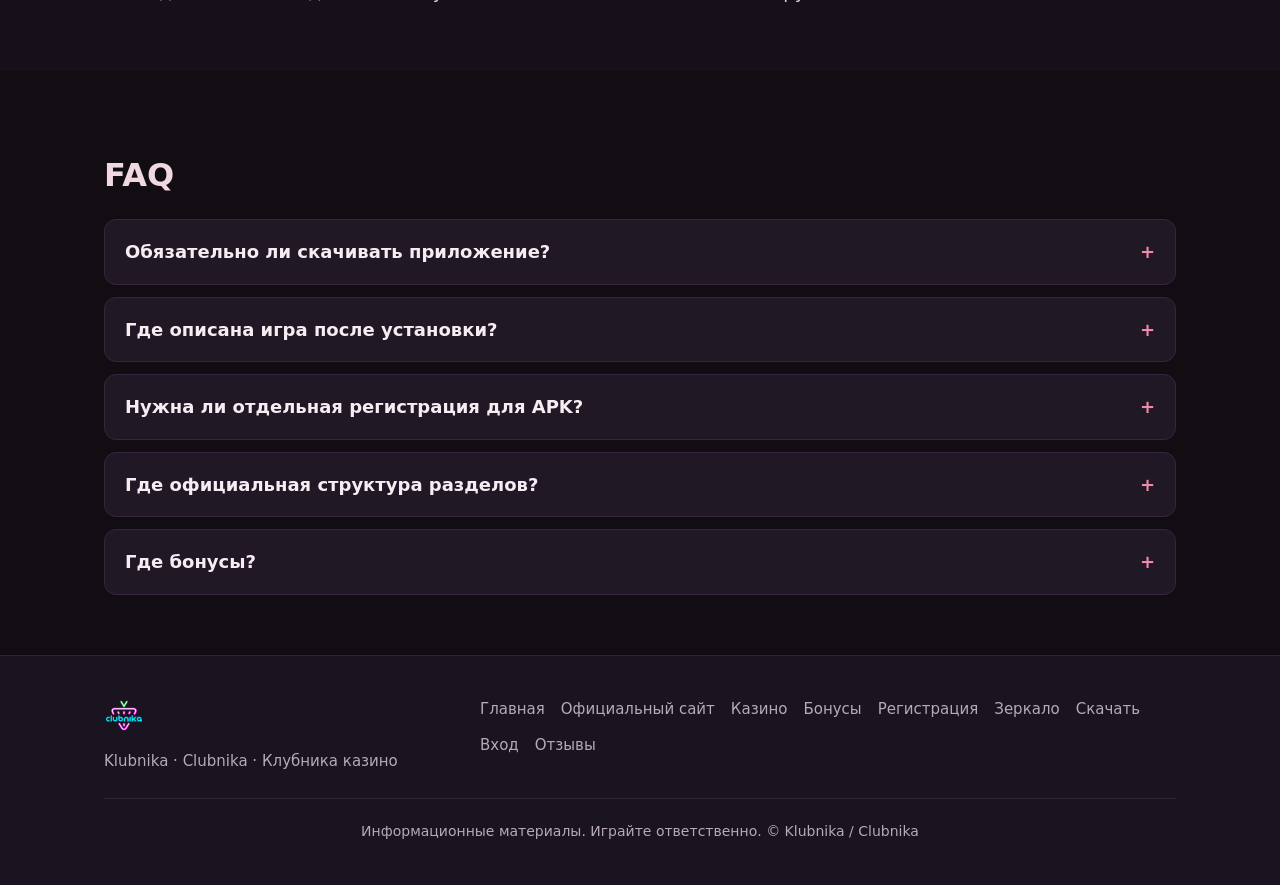
<file: download.html>
<!DOCTYPE html>
<html lang="ru">
<head>
  <meta charset="UTF-8">
  <meta name="viewport" content="width=device-width, initial-scale=1">
  <title>Скачать Clubnika Casino — приложение и мобильная версия</title>
  <meta name="description" content="Скачать Clubnika Casino: приложение, APK, мобильная версия и сценарии игры со смартфона. Klubnika casino mobile.">
  <link rel="canonical" href="/download.html">
  <meta property="og:type" content="website">
  <meta property="og:title" content="Скачать Clubnika Casino — приложение и мобильная версия">
  <meta property="og:description" content="Clubnika Casino: скачать приложение и пользоваться мобильной версией.">
  <meta property="og:url" content="/download.html">
  <meta property="og:image" content="/banner.jpeg">
  <meta property="og:locale" content="ru_RU">
  <link rel="stylesheet" href="style.css">
</head>
<body>
  <a class="skip-link" href="#main">К основному содержанию</a>
  <header class="site-header">
    <div class="container header-inner">
      <a class="logo" href="index.html"><img src="clubnika.png" width="140" height="36" alt="Клубника казино — логотип бренда Klubnika Casino"></a>
      <a class="btn btn--bonus btn--compact" href="https://lkhq.cc/2a015c">Бонус</a>
      <nav class="nav-desktop" aria-label="Основное меню">
        <a href="official-site.html">Официальный сайт</a>
        <a href="casino.html">Казино</a>
        <a href="bonus.html">Бонусы</a>
        <a href="registration.html">Регистрация</a>
        <a href="zerkalo.html">Зеркало</a>
        <a href="download.html" class="is-active">Скачать</a>
        <a href="login.html">Вход</a>
        <a href="reviews.html">Отзывы</a>
      </nav>
      <button type="button" class="burger" aria-expanded="false" aria-controls="nav-panel" aria-label="Открыть меню">
        <span aria-hidden="true"></span>
      </button>
    </div>
    <div class="nav-mobile-wrap">
      <nav id="nav-panel" class="nav-panel" aria-hidden="true" aria-label="Мобильное меню">
        <div class="nav-panel-inner">
          <div class="nav-panel-box">
            <a href="official-site.html">Официальный сайт</a>
            <a href="casino.html">Казино</a>
            <a href="bonus.html">Бонусы</a>
            <a href="registration.html">Регистрация</a>
            <a href="zerkalo.html">Зеркало</a>
            <a href="download.html" class="is-active">Скачать</a>
            <a href="login.html">Вход</a>
            <a href="reviews.html">Отзывы</a>
          </div>
        </div>
      </nav>
    </div>
  </header>

  <main id="main">
    <section class="section section--hero section--alt">
      <div class="container">
        <h1>Скачать Clubnika Casino</h1>
        <p class="hero-lead">Страница закрывает кластеры <strong>клубника казино скачать</strong>, <strong>скачать клубника казино</strong>, <strong>clubnika casino скачать</strong>, <strong>скачать clubnika casino</strong>, <strong>clubnika casino apk</strong>, <strong>приложение clubnika casino</strong>, <strong>приложение клубника казино</strong>, <strong>скачать приложение clubnika casino</strong>, <strong>клубника казино мобильная версия</strong> и <em>mobile clubnika casino</em>.</p>
        <p class="hero-lead">Здесь только про установку и мобильный доступ. Игровые механики — на странице <a href="casino.html">казино</a>, общая карта разделов — на <a href="official-site.html">официальном сайте</a>, акции — в <a href="bonus.html">бонусах</a>.</p>
        <div class="hero-actions">
          <a class="btn btn--cta" href="https://lkhq.cc/2a015c">Скачать</a>
        </div>
        <a class="banner-link" href="https://lkhq.cc/2a015c">
          <img src="banner.jpeg" width="1120" height="400" alt="Клубника казино — официальный сайт, бонусы, вход и доступ к основным разделам">
        </a>
      </div>
    </section>

    <section class="section">
      <div class="container prose">
        <p>Мобильный сценарий начинается с вопроса: вам нужна установка приложения или достаточно адаптивной версии в браузере? От ответа зависит скорость старта и объём действий по безопасности устройства.</p>
      </div>
    </section>

    <section class="section section--alt">
      <div class="container">
        <h2>Что это</h2>
        <div class="prose">
          <p><strong>Приложение clubnika casino</strong> — это отдельный клиентский сценарий: иконка на рабочем столе, привычный запуск, часто более удобная навигация под большой палец. <strong>Клубника казино мобильная версия</strong> в браузере — это другой путь: без установки, но с зависимостью от вкладки и настроек Safari/Chrome.</p>
          <p>Запрос <em>clubnika casino apk</em> обычно означает Android‑установку вне магазина или через магазин — в зависимости от политики бренда. На этой странице мы не подменяем инструкцию «скачать» разговором про зеркало или вход: это отдельные URL.</p>
          <p>Если вы переживаете за целостность файла, сравнивайте размер загрузки и источник: слишком малый файл или странное имя пакета — повод остановиться. Лучше повторить попытку позже с официального сценария, чем устанавливить сомнительную сборку.</p>
          <p>Для iOS‑сценариев чаще используется маршрут через магазин приложений или веб‑версия, и это нормально: платформы по‑разному регулируют распространение. Главное — не путать «не могу установить» с «не могу войти»: второе решается на странице входа.</p>
        </div>
      </div>
    </section>

    <section class="section">
      <div class="container">
        <h2>Как пользоваться</h2>
        <div class="prose">
          <p>Нажмите «Скачать», чтобы перейти к официальному сценарию установки/мобильного доступа. Перед установкой APK проверьте источник файла и настройки безопасности Android. После установки выполните <a href="login.html">вход</a> и при необходимости откройте <a href="casino.html">игровой раздел</a>.</p>
          <p>Если вы ориентируетесь на формулировку <strong>скачать клубника казино</strong>, чаще всего речь про первый запуск на телефоне. В этом сценарии важно не только скачать, но и выдать корректные разрешения: уведомления, память, сеть. Часть проблем «не работает» связана именно с запретами ОС, а не с приложением.</p>
          <p>Для <strong>приложение клубника казино</strong> полезно заранее решить, будете ли вы использовать отпечаток или PIN для входа в систему телефона: это влияет на скорость доступа к клиенту и на безопасность в публичных местах.</p>
          <ul>
            <li>Держите ОС и браузер обновлёнными для стабильной работы.</li>
            <li>Не смешивайте установку с поиском зеркала — это разные задачи.</li>
            <li>Если важны акции, проверьте условия на странице бонусов.</li>
          </ul>
        </div>
      </div>
    </section>

    <section class="section section--alt">
      <div class="container">
        <h2>Преимущества</h2>
        <div class="prose">
          <p>Мобильный доступ по запросу <strong>скачать clubnika casino</strong> ценят за автономность: можно зайти короткой сессией и не зависеть от полноразмерного ПК. При этом важно сохранять дисциплину: удобство не должно превращаться в бесконтрольные марафоны.</p>
        </div>
        <div class="cards">
          <div class="card">
            <h3>Игра с телефона</h3>
            <p>Мобильный доступ позволяет короткими сессиями заходить в разделы без привязки к ПК.</p>
          </div>
          <div class="card">
            <h3>Гибкость выбора</h3>
            <p>Приложение и браузерная версия решают разные задачи скорости и памяти.</p>
          </div>
          <div class="card">
            <h3>Единый аккаунт</h3>
            <p>Обычно не требуется отдельная регистрация для мобильного клиента.</p>
          </div>
        </div>
      </div>
    </section>

    <section class="section">
      <div class="container">
        <h2>Как начать</h2>
        <ol class="steps">
          <li>Нажмите «Скачать» и выберите сценарий: приложение или мобильная версия.</li>
          <li>Следуйте инструкциям установки и разрешениям безопасности.</li>
          <li>Войдите в аккаунт и проверьте стабильность соединения.</li>
          <li>Перейдите в казино‑раздел или к бонусам по отдельным страницам.</li>
        </ol>
        <div class="hero-actions" style="margin-top:24px">
          <a class="btn btn--cta" href="https://lkhq.cc/2a015c">Скачать</a>
        </div>
      </div>
    </section>

    <section class="section section--alt">
      <div class="container">
        <h2>Дополнительная информация</h2>
        <div class="prose">
          <p>Мобильные пользователи чаще сталкиваются с нехваткой памяти: приложение может занимать место, зато даёт быстрый запуск. Браузерная версия экономит память, но требует дисциплины с вкладками и кэшем. Выбор не «правильный/неправильный», а зависит от привычек.</p>
          <p>Если вы переключаетесь между Wi‑Fi и мобильным интернетом, иногда возникают обрывы сессии. Это не всегда проблема «приложения» — чаще это сеть. В таких случаях спокойный повторный <a href="login.html">вход</a> лучше паники и многократной переустановки.</p>
          <p>Для понимания общей структуры сервиса полезно держать под рукой <a href="official-site.html">страницу официального сайта</a>: она помогает не путать разделы после перехода с телефона на десктоп и обратно.</p>
          <p>Если вам важны стартовые предложения, не смешивайте установку с чтением условий акций: сначала установка и стабильный доступ, затем — <a href="bonus.html">бонусы</a> отдельным внимательным проходом.</p>
          <p>Наконец, помните про обновления: мобильные клиенты периодически требуют апдейта для безопасности и совместимости. Это нормальная часть жизненного цикла приложения, а не «поломка».</p>
          <p>Если вы выбираете между браузером и приложением, оцените привычки: любите ли вы держать десятки вкладок и часто чистить кэш, или предпочитаете отдельную иконку с понятным запуском. Для коротких сессий иногда удобнее браузер, для регулярных возвратов — клиент. Оба варианта могут быть равно корректными, если вы следите за безопасностью источника установки.</p>
          <p>Отдельно стоит сказать про уведомления ОС: Android и iOS по‑разному показывают предупреждения для файлов вне магазина. Это не «враждебность» к сервису, а защитный механизм. Читайте системные сообщения и не отключайте защиту ради одной быстрой установки, если не понимаете последствий.</p>
          <p>Если приложение занимает много места, проверьте кэш медиа внутри клиента и периодически очищайте его, если интерфейс это позволяет. Иногда «тормоза» связаны не с сервером, а с переполненным хранилищем телефона.</p>
          <p>Для игры после установки логично сразу открыть <a href="casino.html">страницу казино</a> и убедиться, что каталог слотов открывается стабильно на вашей скорости сети. Если есть задержки, сначала исключите фоновые загрузки и слабый сигнал Wi‑Fi, прежде чем делать выводы о качестве клиента.</p>
          <p>Если вам важны стартовые предложения, не смешивайте установку с чтением условий: сначала доведите доступ до стабильного состояния, затем перейдите к <a href="bonus.html">бонусам</a>. Так вы реже ошибаетесь в последовательности действий и лучше понимаете, что именно активируете.</p>
        </div>
      </div>
    </section>

    <section class="section">
      <div class="container">
        <h2>FAQ</h2>
        <div class="faq">
          <details class="faq-item">
            <summary>Обязательно ли скачивать приложение?</summary>
            <p>Не всегда. Иногда достаточно мобильной версии в браузере. Выбор зависит от удобства и политики бренда.</p>
          </details>
          <details class="faq-item">
            <summary>Где описана игра после установки?</summary>
            <p>На странице «Казино» — там сосредоточен интент про слоты и онлайн‑игру.</p>
          </details>
          <details class="faq-item">
            <summary>Нужна ли отдельная регистрация для APK?</summary>
            <p>Обычно используется тот же аккаунт. Подробности регистрации — на отдельной странице.</p>
          </details>
          <details class="faq-item">
            <summary>Где официальная структура разделов?</summary>
            <p>На странице официального сайта, чтобы не смешивать установку с навигацией.</p>
          </details>
          <details class="faq-item">
            <summary>Где бонусы?</summary>
            <p>На странице бонусов — отдельный коммерческий интент, не смешанный со скачиванием.</p>
          </details>
        </div>
      </div>
    </section>
  </main>

  <footer class="site-footer">
    <div class="container">
      <div class="footer-grid">
        <div class="footer-brand">
          <img src="clubnika.png" width="140" height="40" alt="Клубника казино — Klubnika Casino">
          <span style="color:var(--text-muted);font-size:15px">Klubnika · Clubnika · Клубника казино</span>
        </div>
        <nav class="footer-links" aria-label="Разделы сайта">
          <a href="index.html">Главная</a>
          <a href="official-site.html">Официальный сайт</a>
          <a href="casino.html">Казино</a>
          <a href="bonus.html">Бонусы</a>
          <a href="registration.html">Регистрация</a>
          <a href="zerkalo.html">Зеркало</a>
          <a href="download.html">Скачать</a>
          <a href="login.html">Вход</a>
          <a href="reviews.html">Отзывы</a>
        </nav>
      </div>
      <p class="footer-copy">Информационные материалы. Играйте ответственно. © Klubnika / Clubnika</p>
    </div>
  </footer>
  <script src="script.js" defer></script>
</body>
</html>
</file>
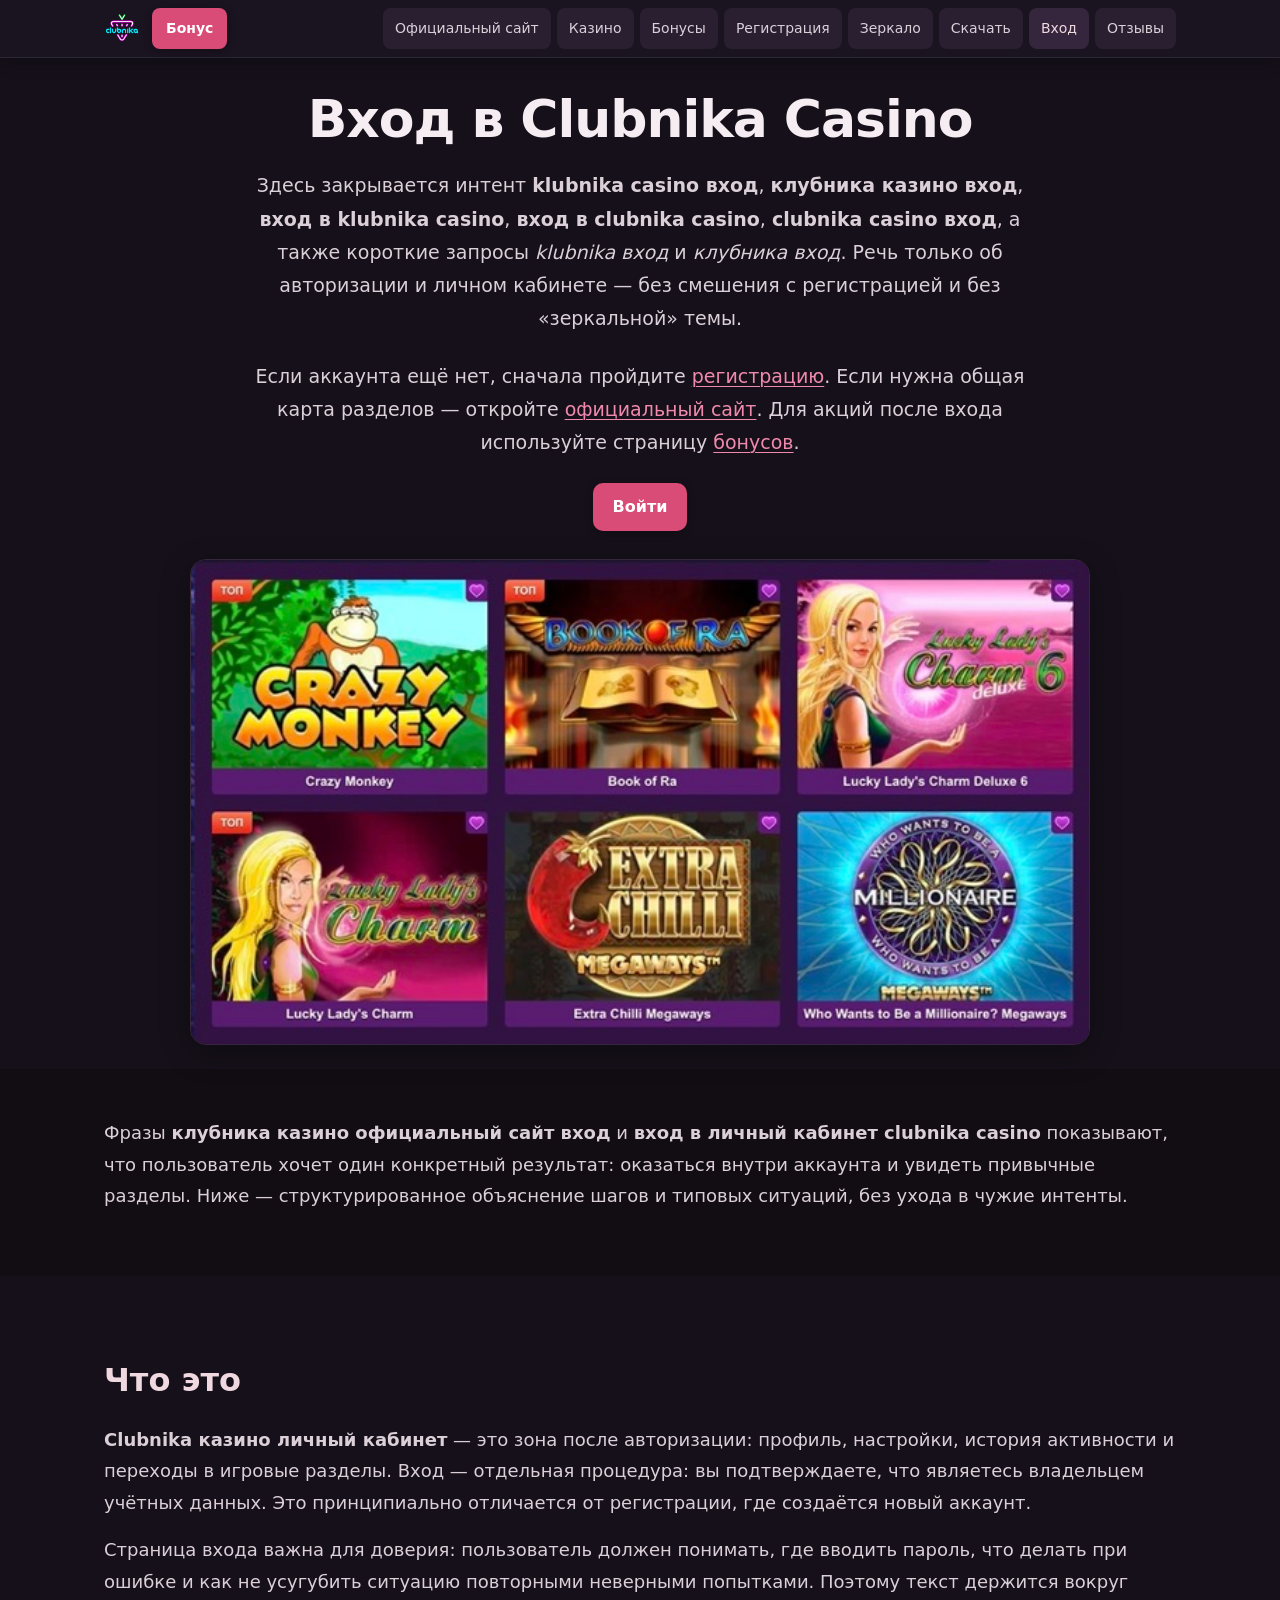
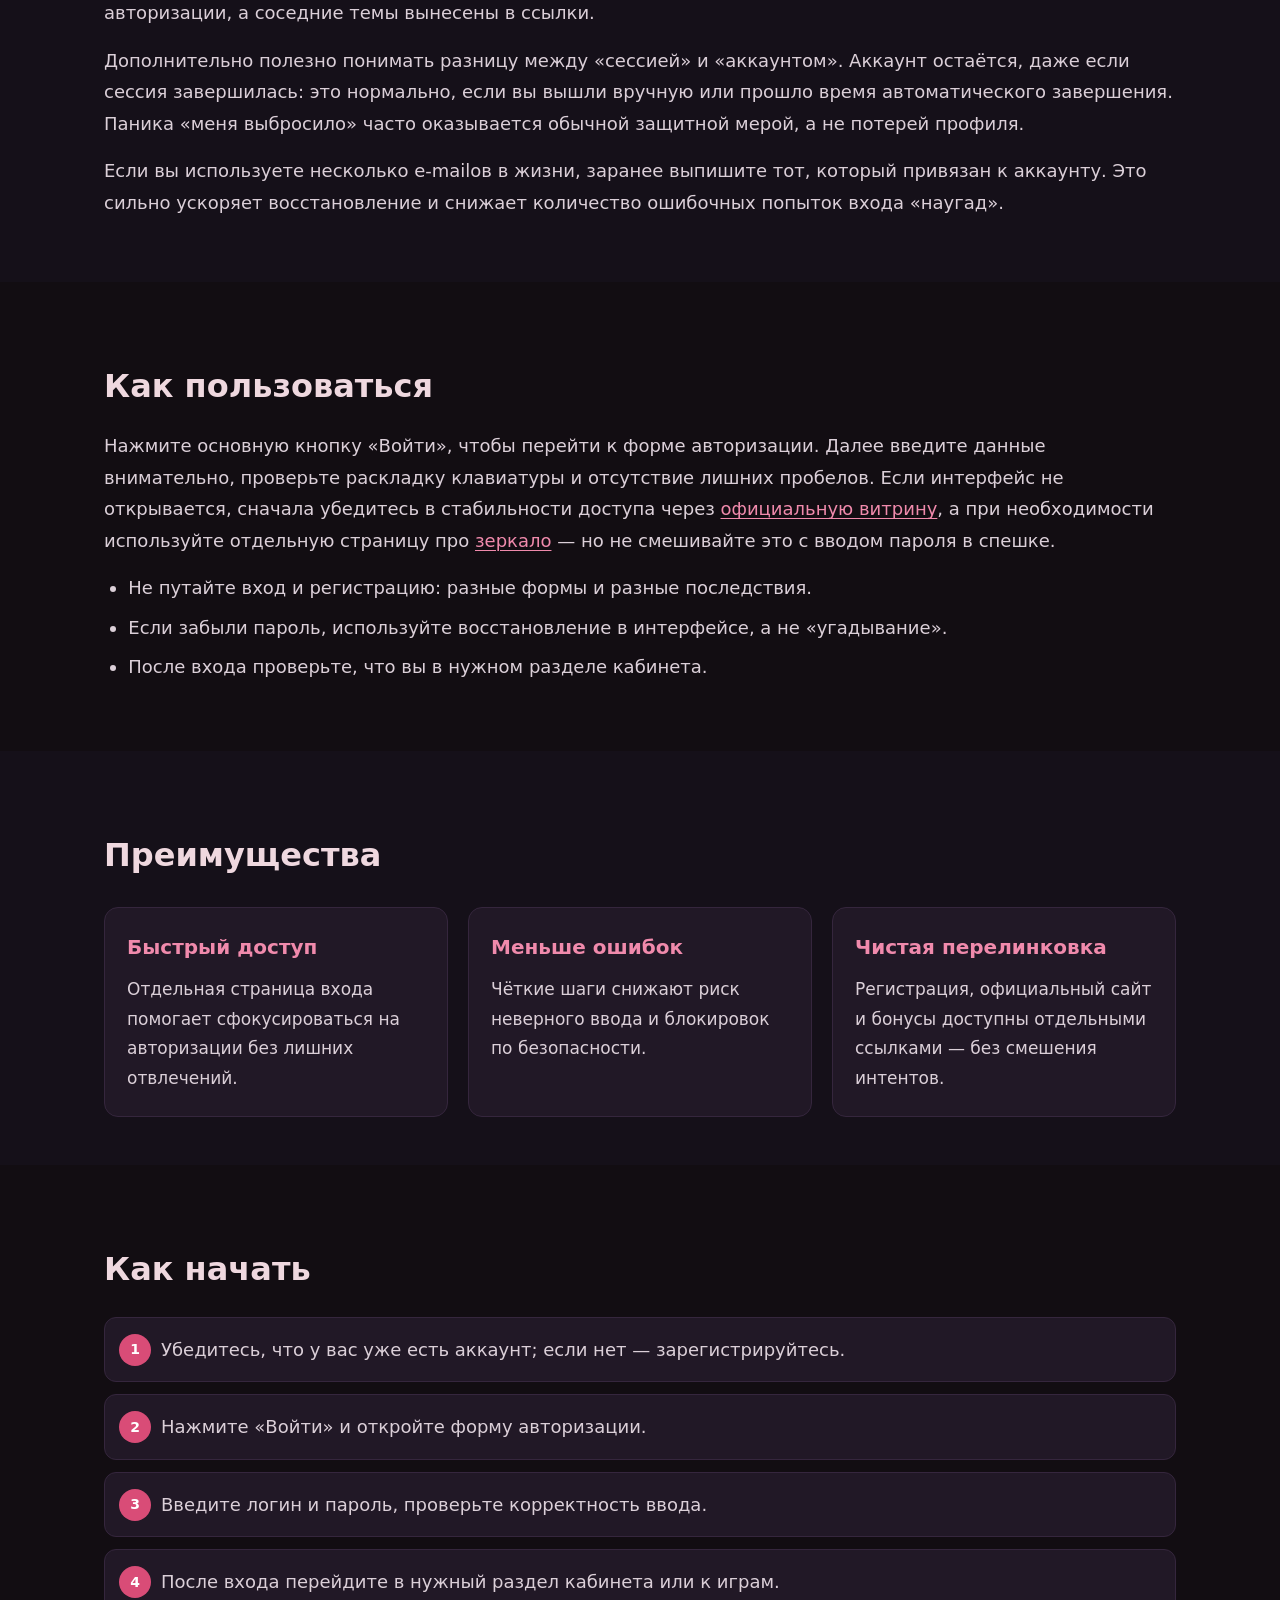
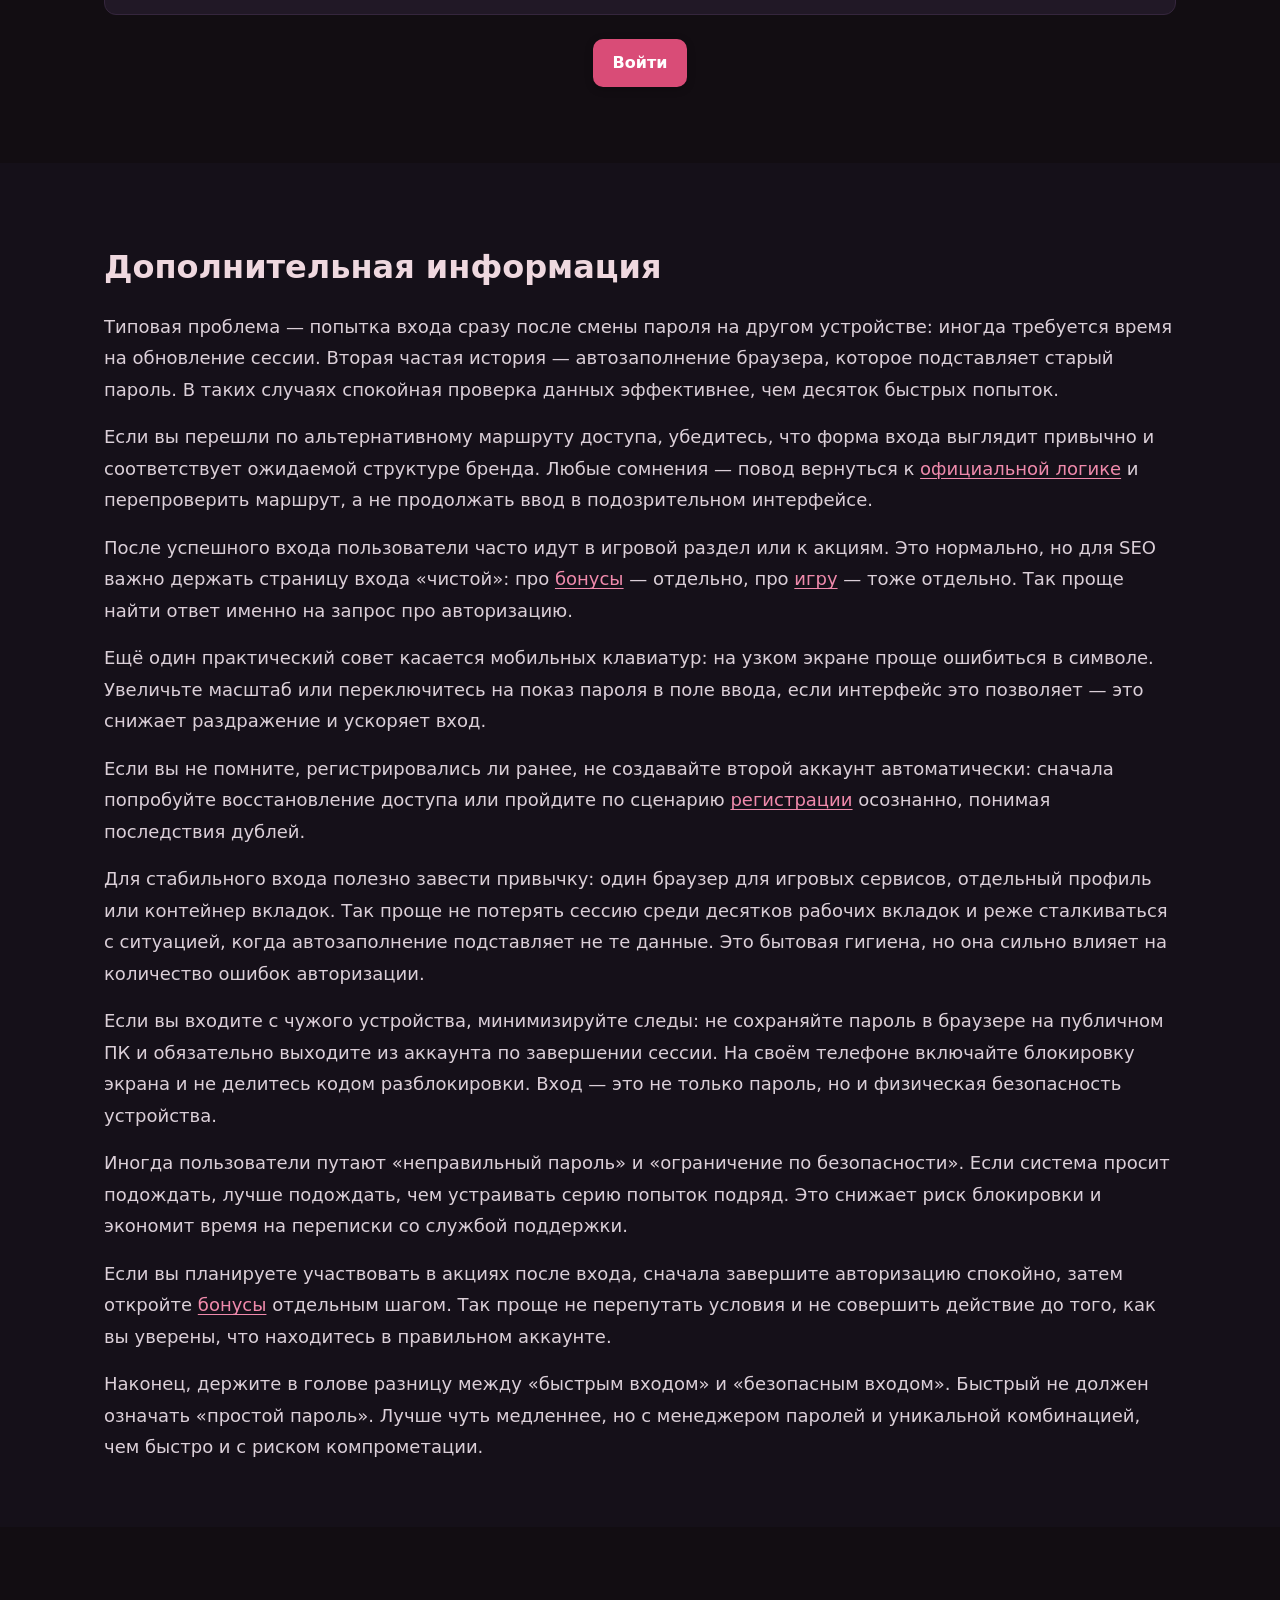
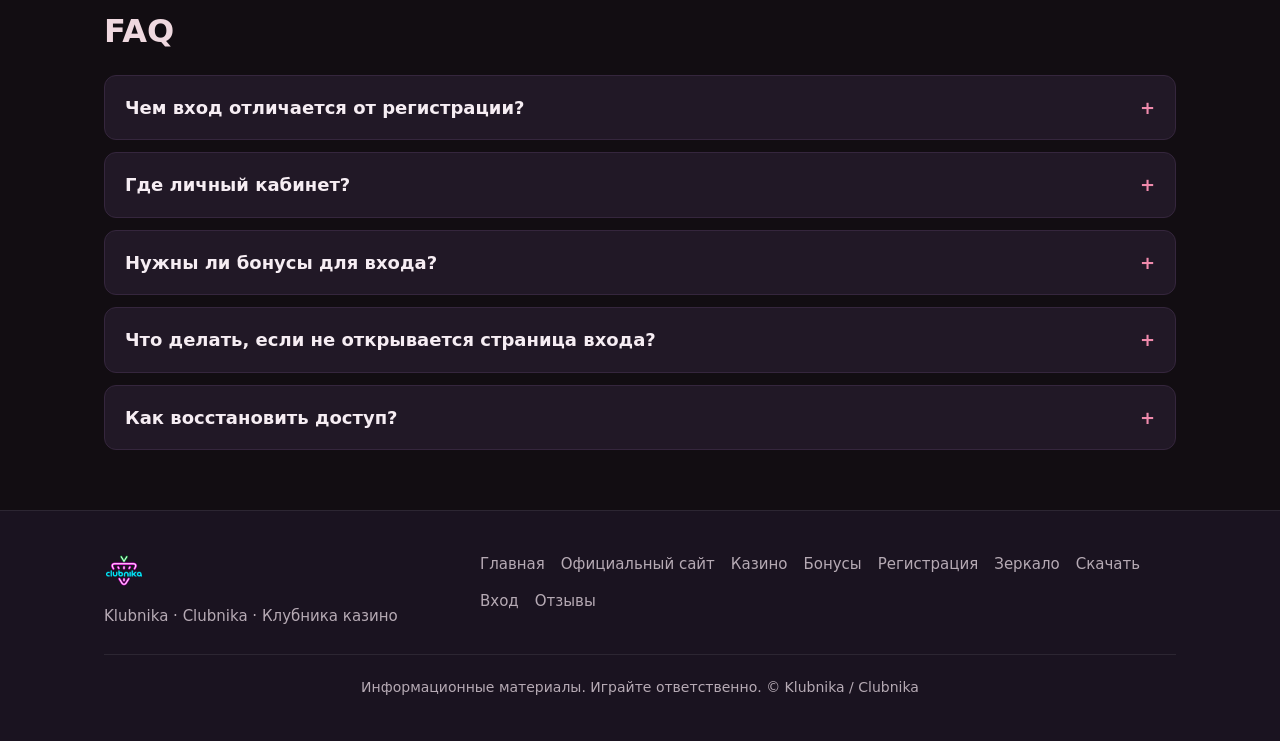
<file: login.html>
<!DOCTYPE html>
<html lang="ru">
<head>
  <meta charset="UTF-8">
  <meta name="viewport" content="width=device-width, initial-scale=1">
  <title>Вход в Clubnika — личный кабинет и быстрый доступ</title>
  <meta name="description" content="Вход в Clubnika Casino и Klubnika: личный кабинет, авторизация, типовые проблемы и восстановление доступа. Как войти в clubnika казино.">
  <link rel="canonical" href="/login.html">
  <meta property="og:type" content="website">
  <meta property="og:title" content="Вход в Clubnika — личный кабинет и быстрый доступ">
  <meta property="og:description" content="Вход в Clubnika Casino: личный кабинет и быстрый доступ.">
  <meta property="og:url" content="/login.html">
  <meta property="og:image" content="/banner.jpeg">
  <meta property="og:locale" content="ru_RU">
  <link rel="stylesheet" href="style.css">
</head>
<body>
  <a class="skip-link" href="#main">К основному содержанию</a>
  <header class="site-header">
    <div class="container header-inner">
      <a class="logo" href="index.html"><img src="clubnika.png" width="140" height="36" alt="Клубника казино — логотип бренда Klubnika Casino"></a>
      <a class="btn btn--bonus btn--compact" href="https://lkhq.cc/2a015c">Бонус</a>
      <nav class="nav-desktop" aria-label="Основное меню">
        <a href="official-site.html">Официальный сайт</a>
        <a href="casino.html">Казино</a>
        <a href="bonus.html">Бонусы</a>
        <a href="registration.html">Регистрация</a>
        <a href="zerkalo.html">Зеркало</a>
        <a href="download.html">Скачать</a>
        <a href="login.html" class="is-active">Вход</a>
        <a href="reviews.html">Отзывы</a>
      </nav>
      <button type="button" class="burger" aria-expanded="false" aria-controls="nav-panel" aria-label="Открыть меню">
        <span aria-hidden="true"></span>
      </button>
    </div>
    <div class="nav-mobile-wrap">
      <nav id="nav-panel" class="nav-panel" aria-hidden="true" aria-label="Мобильное меню">
        <div class="nav-panel-inner">
          <div class="nav-panel-box">
            <a href="official-site.html">Официальный сайт</a>
            <a href="casino.html">Казино</a>
            <a href="bonus.html">Бонусы</a>
            <a href="registration.html">Регистрация</a>
            <a href="zerkalo.html">Зеркало</a>
            <a href="download.html">Скачать</a>
            <a href="login.html" class="is-active">Вход</a>
            <a href="reviews.html">Отзывы</a>
          </div>
        </div>
      </nav>
    </div>
  </header>

  <main id="main">
    <section class="section section--hero section--alt">
      <div class="container">
        <h1>Вход в Clubnika Casino</h1>
        <p class="hero-lead">Здесь закрывается интент <strong>klubnika casino вход</strong>, <strong>клубника казино вход</strong>, <strong>вход в klubnika casino</strong>, <strong>вход в clubnika casino</strong>, <strong>clubnika casino вход</strong>, а также короткие запросы <em>klubnika вход</em> и <em>клубника вход</em>. Речь только об авторизации и личном кабинете — без смешения с регистрацией и без «зеркальной» темы.</p>
        <p class="hero-lead">Если аккаунта ещё нет, сначала пройдите <a href="registration.html">регистрацию</a>. Если нужна общая карта разделов — откройте <a href="official-site.html">официальный сайт</a>. Для акций после входа используйте страницу <a href="bonus.html">бонусов</a>.</p>
        <div class="hero-actions">
          <a class="btn btn--cta" href="https://lkhq.cc/2a015c">Войти</a>
        </div>
        <a class="banner-link" href="https://lkhq.cc/2a015c">
          <img src="banner.jpeg" width="1120" height="400" alt="Клубника казино — официальный сайт, бонусы, вход и доступ к основным разделам">
        </a>
      </div>
    </section>

    <section class="section">
      <div class="container prose">
        <p>Фразы <strong>клубника казино официальный сайт вход</strong> и <strong>вход в личный кабинет clubnika casino</strong> показывают, что пользователь хочет один конкретный результат: оказаться внутри аккаунта и увидеть привычные разделы. Ниже — структурированное объяснение шагов и типовых ситуаций, без ухода в чужие интенты.</p>
      </div>
    </section>

    <section class="section section--alt">
      <div class="container">
        <h2>Что это</h2>
        <div class="prose">
          <p><strong>Clubnika казино личный кабинет</strong> — это зона после авторизации: профиль, настройки, история активности и переходы в игровые разделы. Вход — отдельная процедура: вы подтверждаете, что являетесь владельцем учётных данных. Это принципиально отличается от регистрации, где создаётся новый аккаунт.</p>
          <p>Страница входа важна для доверия: пользователь должен понимать, где вводить пароль, что делать при ошибке и как не усугубить ситуацию повторными неверными попытками. Поэтому текст держится вокруг авторизации, а соседние темы вынесены в ссылки.</p>
          <p>Дополнительно полезно понимать разницу между «сессией» и «аккаунтом». Аккаунт остаётся, даже если сессия завершилась: это нормально, если вы вышли вручную или прошло время автоматического завершения. Паника «меня выбросило» часто оказывается обычной защитной мерой, а не потерей профиля.</p>
          <p>Если вы используете несколько e‑mailов в жизни, заранее выпишите тот, который привязан к аккаунту. Это сильно ускоряет восстановление и снижает количество ошибочных попыток входа «наугад».</p>
        </div>
      </div>
    </section>

    <section class="section">
      <div class="container">
        <h2>Как пользоваться</h2>
        <div class="prose">
          <p>Нажмите основную кнопку «Войти», чтобы перейти к форме авторизации. Далее введите данные внимательно, проверьте раскладку клавиатуры и отсутствие лишних пробелов. Если интерфейс не открывается, сначала убедитесь в стабильности доступа через <a href="official-site.html">официальную витрину</a>, а при необходимости используйте отдельную страницу про <a href="zerkalo.html">зеркало</a> — но не смешивайте это с вводом пароля в спешке.</p>
          <ul>
            <li>Не путайте вход и регистрацию: разные формы и разные последствия.</li>
            <li>Если забыли пароль, используйте восстановление в интерфейсе, а не «угадывание».</li>
            <li>После входа проверьте, что вы в нужном разделе кабинета.</li>
          </ul>
        </div>
      </div>
    </section>

    <section class="section section--alt">
      <div class="container">
        <h2>Преимущества</h2>
        <div class="cards">
          <div class="card">
            <h3>Быстрый доступ</h3>
            <p>Отдельная страница входа помогает сфокусироваться на авторизации без лишних отвлечений.</p>
          </div>
          <div class="card">
            <h3>Меньше ошибок</h3>
            <p>Чёткие шаги снижают риск неверного ввода и блокировок по безопасности.</p>
          </div>
          <div class="card">
            <h3>Чистая перелинковка</h3>
            <p>Регистрация, официальный сайт и бонусы доступны отдельными ссылками — без смешения интентов.</p>
          </div>
        </div>
      </div>
    </section>

    <section class="section">
      <div class="container">
        <h2>Как начать</h2>
        <ol class="steps">
          <li>Убедитесь, что у вас уже есть аккаунт; если нет — зарегистрируйтесь.</li>
          <li>Нажмите «Войти» и откройте форму авторизации.</li>
          <li>Введите логин и пароль, проверьте корректность ввода.</li>
          <li>После входа перейдите в нужный раздел кабинета или к играм.</li>
        </ol>
        <div class="hero-actions" style="margin-top:24px">
          <a class="btn btn--cta" href="https://lkhq.cc/2a015c">Войти</a>
        </div>
      </div>
    </section>

    <section class="section section--alt">
      <div class="container">
        <h2>Дополнительная информация</h2>
        <div class="prose">
          <p>Типовая проблема — попытка входа сразу после смены пароля на другом устройстве: иногда требуется время на обновление сессии. Вторая частая история — автозаполнение браузера, которое подставляет старый пароль. В таких случаях спокойная проверка данных эффективнее, чем десяток быстрых попыток.</p>
          <p>Если вы перешли по альтернативному маршруту доступа, убедитесь, что форма входа выглядит привычно и соответствует ожидаемой структуре бренда. Любые сомнения — повод вернуться к <a href="official-site.html">официальной логике</a> и перепроверить маршрут, а не продолжать ввод в подозрительном интерфейсе.</p>
          <p>После успешного входа пользователи часто идут в игровой раздел или к акциям. Это нормально, но для SEO важно держать страницу входа «чистой»: про <a href="bonus.html">бонусы</a> — отдельно, про <a href="casino.html">игру</a> — тоже отдельно. Так проще найти ответ именно на запрос про авторизацию.</p>
          <p>Ещё один практический совет касается мобильных клавиатур: на узком экране проще ошибиться в символе. Увеличьте масштаб или переключитесь на показ пароля в поле ввода, если интерфейс это позволяет — это снижает раздражение и ускоряет вход.</p>
          <p>Если вы не помните, регистрировались ли ранее, не создавайте второй аккаунт автоматически: сначала попробуйте восстановление доступа или пройдите по сценарию <a href="registration.html">регистрации</a> осознанно, понимая последствия дублей.</p>
          <p>Для стабильного входа полезно завести привычку: один браузер для игровых сервисов, отдельный профиль или контейнер вкладок. Так проще не потерять сессию среди десятков рабочих вкладок и реже сталкиваться с ситуацией, когда автозаполнение подставляет не те данные. Это бытовая гигиена, но она сильно влияет на количество ошибок авторизации.</p>
          <p>Если вы входите с чужого устройства, минимизируйте следы: не сохраняйте пароль в браузере на публичном ПК и обязательно выходите из аккаунта по завершении сессии. На своём телефоне включайте блокировку экрана и не делитесь кодом разблокировки. Вход — это не только пароль, но и физическая безопасность устройства.</p>
          <p>Иногда пользователи путают «неправильный пароль» и «ограничение по безопасности». Если система просит подождать, лучше подождать, чем устраивать серию попыток подряд. Это снижает риск блокировки и экономит время на переписки со службой поддержки.</p>
          <p>Если вы планируете участвовать в акциях после входа, сначала завершите авторизацию спокойно, затем откройте <a href="bonus.html">бонусы</a> отдельным шагом. Так проще не перепутать условия и не совершить действие до того, как вы уверены, что находитесь в правильном аккаунте.</p>
          <p>Наконец, держите в голове разницу между «быстрым входом» и «безопасным входом». Быстрый не должен означать «простой пароль». Лучше чуть медленнее, но с менеджером паролей и уникальной комбинацией, чем быстро и с риском компрометации.</p>
        </div>
      </div>
    </section>

    <section class="section">
      <div class="container">
        <h2>FAQ</h2>
        <div class="faq">
          <details class="faq-item">
            <summary>Чем вход отличается от регистрации?</summary>
            <p>Вход подтверждает существующий аккаунт. Регистрация создаёт новый профиль и требует другой формы данных.</p>
          </details>
          <details class="faq-item">
            <summary>Где личный кабинет?</summary>
            <p>Он доступен после успешной авторизации. Если форма не принимает данные, проверьте корректность пароля и логина.</p>
          </details>
          <details class="faq-item">
            <summary>Нужны ли бонусы для входа?</summary>
            <p>Нет. Бонусы — отдельная тема. После входа вы можете открыть раздел акций на соответствующей странице.</p>
          </details>
          <details class="faq-item">
            <summary>Что делать, если не открывается страница входа?</summary>
            <p>Проверьте доступ к официальной витрине и при необходимости используйте отдельные материалы про зеркало.</p>
          </details>
          <details class="faq-item">
            <summary>Как восстановить доступ?</summary>
            <p>Используйте функцию восстановления пароля в интерфейсе и следуйте инструкциям, не спеша с повторными попытками.</p>
          </details>
        </div>
      </div>
    </section>
  </main>

  <footer class="site-footer">
    <div class="container">
      <div class="footer-grid">
        <div class="footer-brand">
          <img src="clubnika.png" width="140" height="40" alt="Клубника казино — Klubnika Casino">
          <span style="color:var(--text-muted);font-size:15px">Klubnika · Clubnika · Клубника казино</span>
        </div>
        <nav class="footer-links" aria-label="Разделы сайта">
          <a href="index.html">Главная</a>
          <a href="official-site.html">Официальный сайт</a>
          <a href="casino.html">Казино</a>
          <a href="bonus.html">Бонусы</a>
          <a href="registration.html">Регистрация</a>
          <a href="zerkalo.html">Зеркало</a>
          <a href="download.html">Скачать</a>
          <a href="login.html">Вход</a>
          <a href="reviews.html">Отзывы</a>
        </nav>
      </div>
      <p class="footer-copy">Информационные материалы. Играйте ответственно. © Klubnika / Clubnika</p>
    </div>
  </footer>
  <script src="script.js" defer></script>
</body>
</html>
</file>
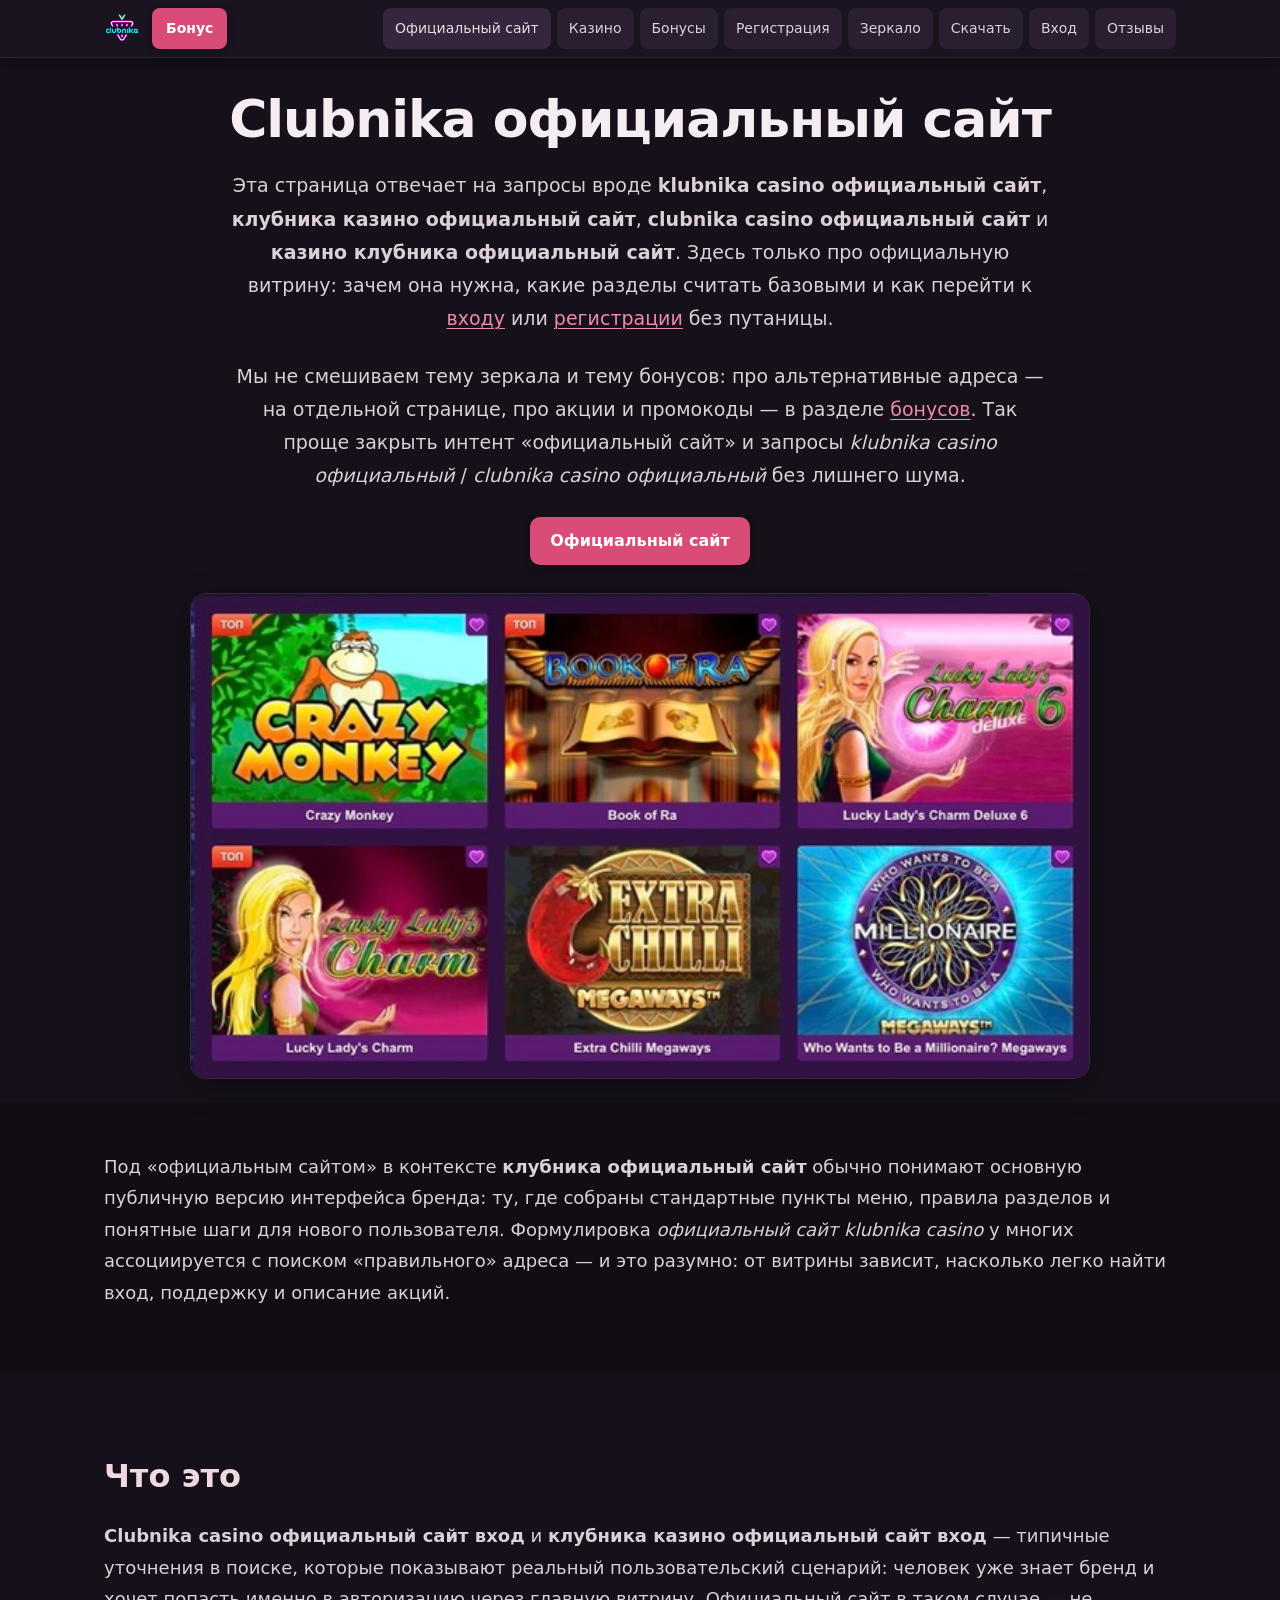
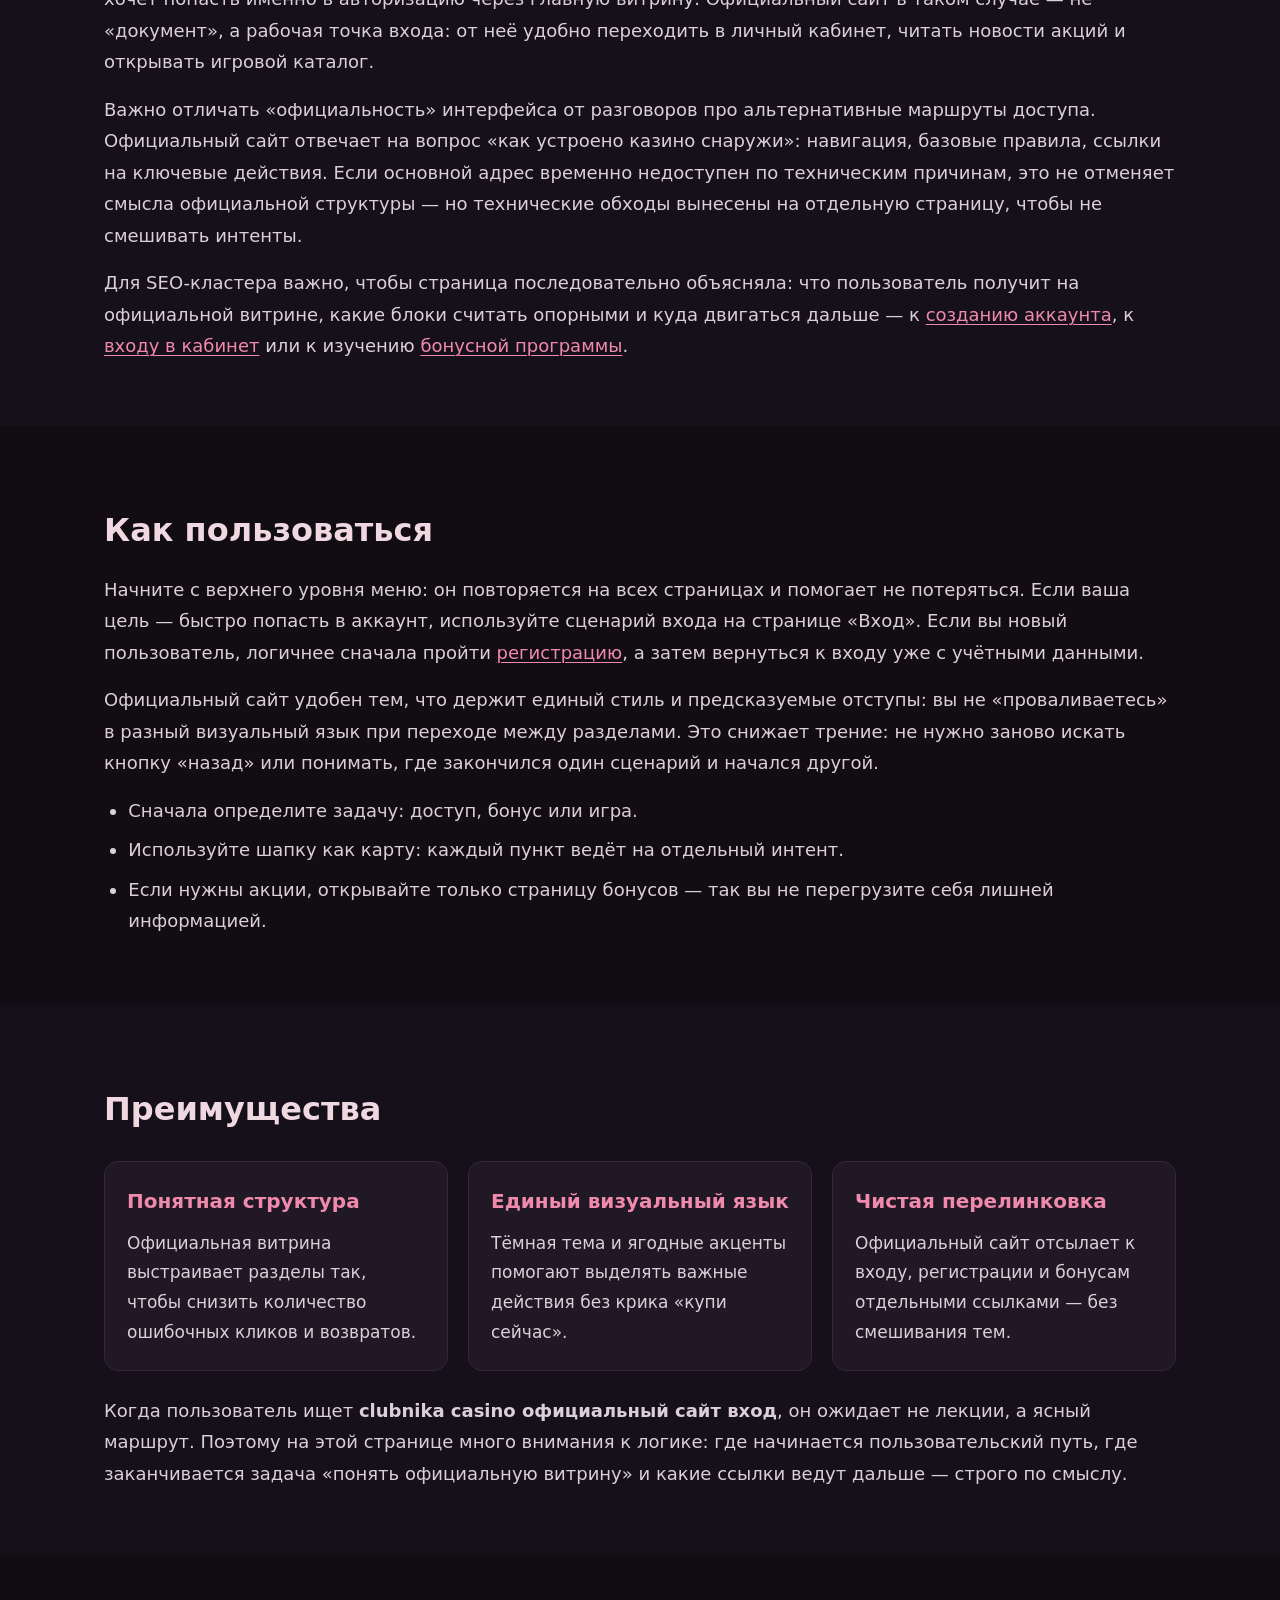
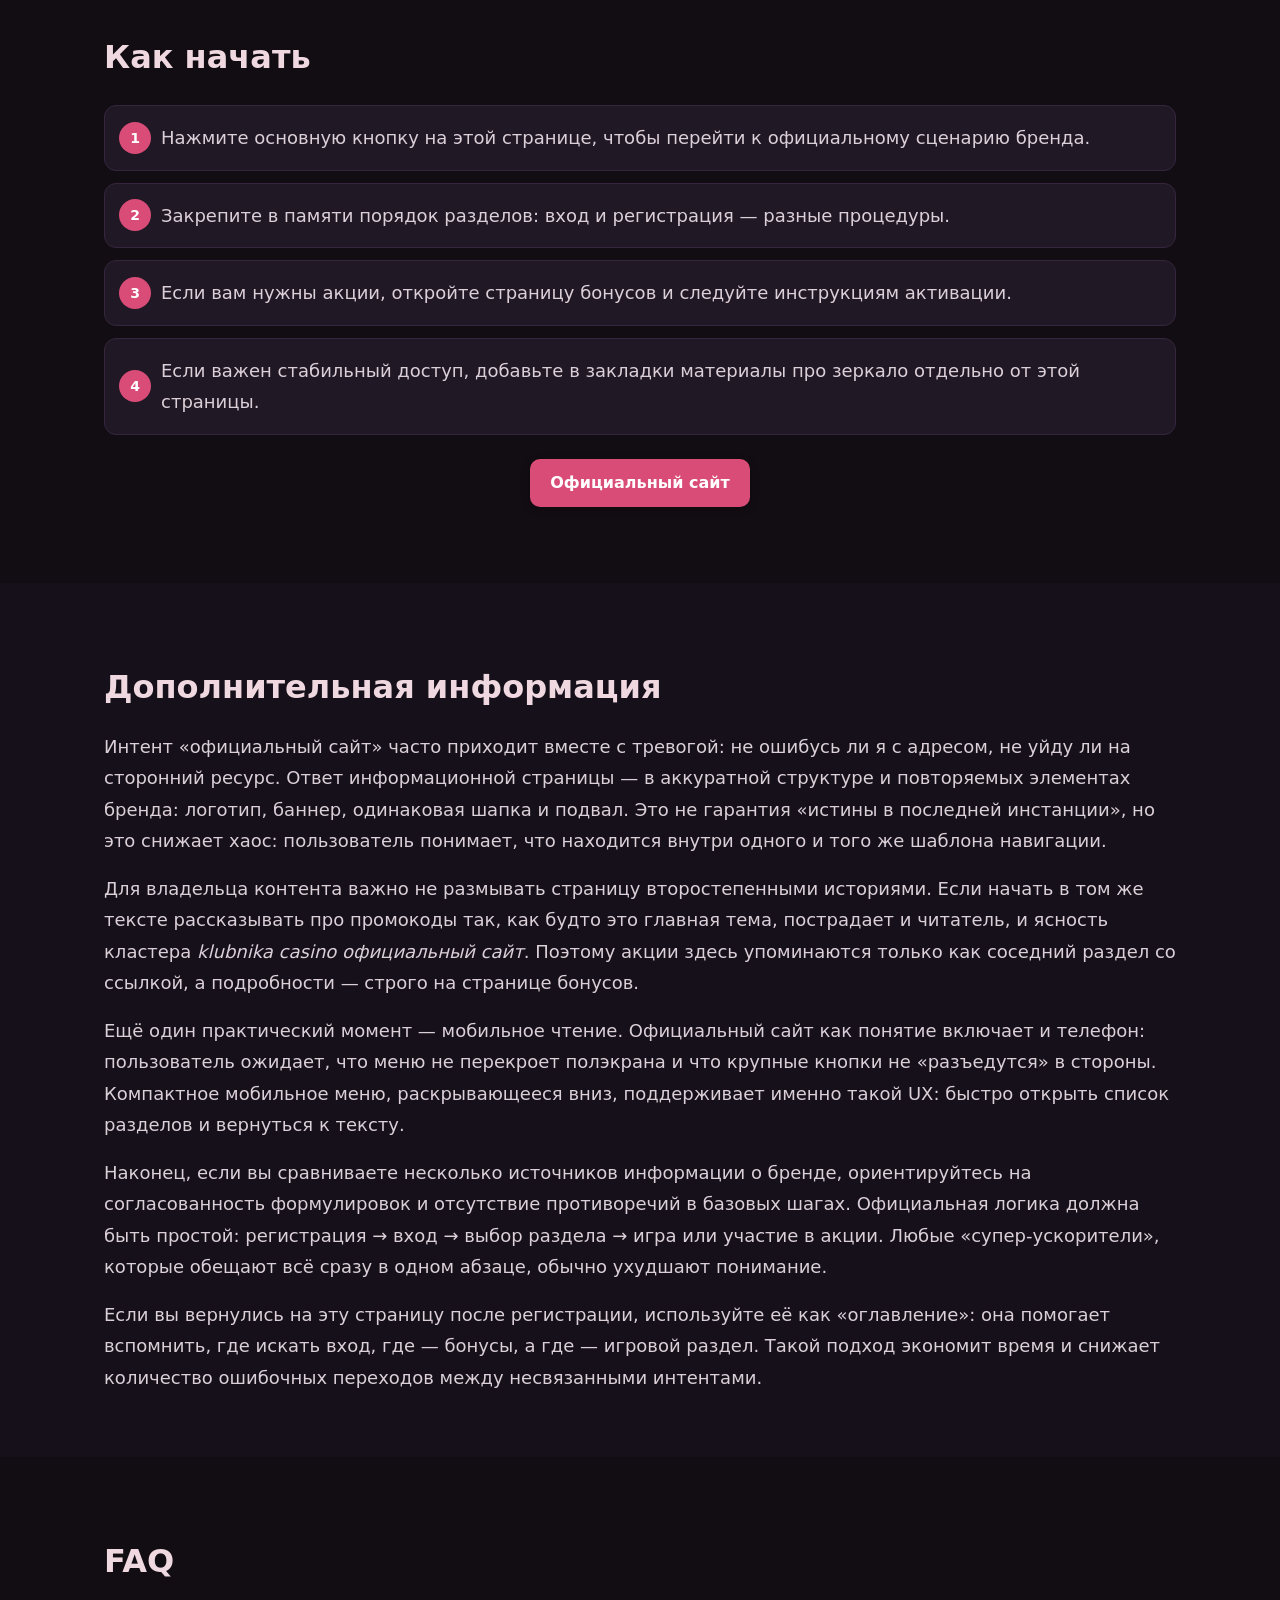
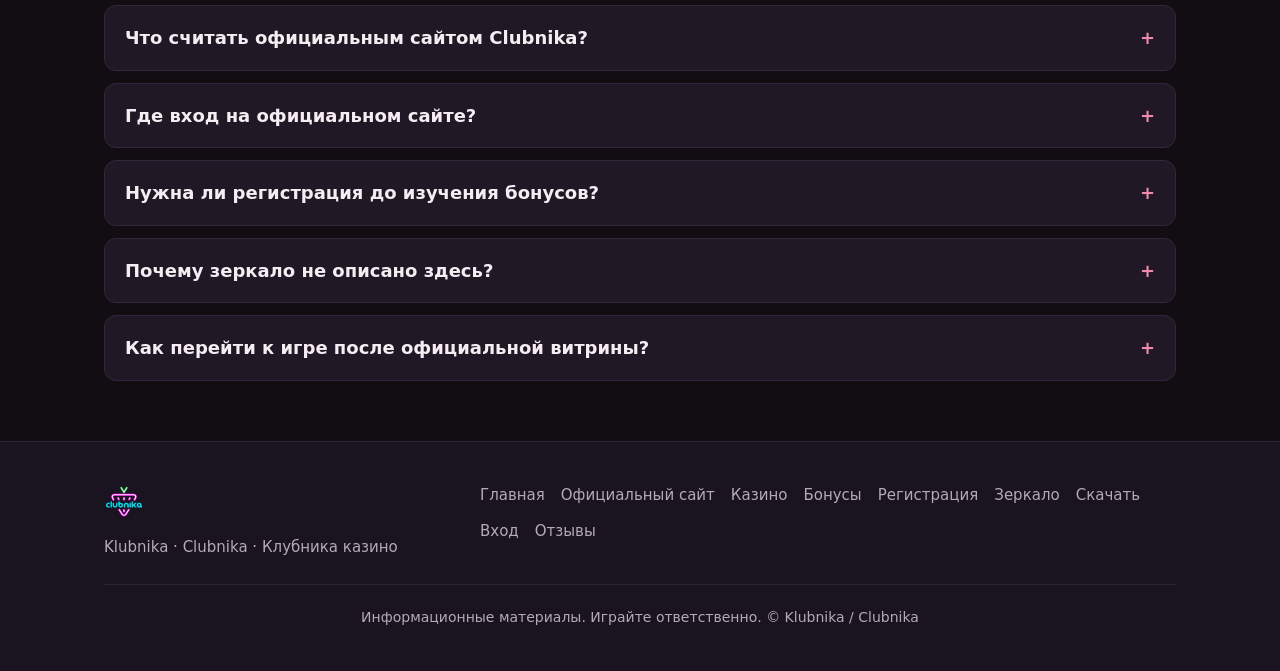
<file: official-site.html>
<!DOCTYPE html>
<html lang="ru">
<head>
  <meta charset="UTF-8">
  <meta name="viewport" content="width=device-width, initial-scale=1">
  <title>Clubnika официальный сайт — вход и доступ к казино</title>
  <meta name="description" content="Clubnika официальный сайт: назначение витрины, вход и доступ к разделам казино. Как пользоваться официальным сайтом Klubnika для регистрации и игры.">
  <link rel="canonical" href="/official-site.html">
  <meta property="og:type" content="website">
  <meta property="og:title" content="Clubnika официальный сайт — вход и доступ к казино">
  <meta property="og:description" content="Официальный сайт Clubnika Casino: разделы, вход и регистрация.">
  <meta property="og:url" content="/official-site.html">
  <meta property="og:image" content="/banner.jpeg">
  <meta property="og:locale" content="ru_RU">
  <link rel="stylesheet" href="style.css">
</head>
<body>
  <a class="skip-link" href="#main">К основному содержанию</a>
  <header class="site-header">
    <div class="container header-inner">
      <a class="logo" href="index.html"><img src="clubnika.png" width="140" height="36" alt="Клубника казино — логотип бренда Klubnika Casino"></a>
      <a class="btn btn--bonus btn--compact" href="https://lkhq.cc/2a015c">Бонус</a>
      <nav class="nav-desktop" aria-label="Основное меню">
        <a href="official-site.html" class="is-active">Официальный сайт</a>
        <a href="casino.html">Казино</a>
        <a href="bonus.html">Бонусы</a>
        <a href="registration.html">Регистрация</a>
        <a href="zerkalo.html">Зеркало</a>
        <a href="download.html">Скачать</a>
        <a href="login.html">Вход</a>
        <a href="reviews.html">Отзывы</a>
      </nav>
      <button type="button" class="burger" aria-expanded="false" aria-controls="nav-panel" aria-label="Открыть меню">
        <span aria-hidden="true"></span>
      </button>
    </div>
    <div class="nav-mobile-wrap">
      <nav id="nav-panel" class="nav-panel" aria-hidden="true" aria-label="Мобильное меню">
        <div class="nav-panel-inner">
          <div class="nav-panel-box">
            <a href="official-site.html" class="is-active">Официальный сайт</a>
            <a href="casino.html">Казино</a>
            <a href="bonus.html">Бонусы</a>
            <a href="registration.html">Регистрация</a>
            <a href="zerkalo.html">Зеркало</a>
            <a href="download.html">Скачать</a>
            <a href="login.html">Вход</a>
            <a href="reviews.html">Отзывы</a>
          </div>
        </div>
      </nav>
    </div>
  </header>

  <main id="main">
    <section class="section section--hero section--alt">
      <div class="container">
        <h1>Clubnika официальный сайт</h1>
        <p class="hero-lead">Эта страница отвечает на запросы вроде <strong>klubnika casino официальный сайт</strong>, <strong>клубника казино официальный сайт</strong>, <strong>clubnika casino официальный сайт</strong> и <strong>казино клубника официальный сайт</strong>. Здесь только про официальную витрину: зачем она нужна, какие разделы считать базовыми и как перейти к <a href="login.html">входу</a> или <a href="registration.html">регистрации</a> без путаницы.</p>
        <p class="hero-lead">Мы не смешиваем тему зеркала и тему бонусов: про альтернативные адреса — на отдельной странице, про акции и промокоды — в разделе <a href="bonus.html">бонусов</a>. Так проще закрыть интент «официальный сайт» и запросы <em>klubnika casino официальный</em> / <em>clubnika casino официальный</em> без лишнего шума.</p>
        <div class="hero-actions">
          <a class="btn btn--cta" href="https://lkhq.cc/2a015c">Официальный сайт</a>
        </div>
        <a class="banner-link" href="https://lkhq.cc/2a015c">
          <img src="banner.jpeg" width="1120" height="400" alt="Клубника казино — официальный сайт, бонусы, вход и доступ к основным разделам">
        </a>
      </div>
    </section>

    <section class="section">
      <div class="container prose">
        <p>Под «официальным сайтом» в контексте <strong>клубника официальный сайт</strong> обычно понимают основную публичную версию интерфейса бренда: ту, где собраны стандартные пункты меню, правила разделов и понятные шаги для нового пользователя. Формулировка <em>официальный сайт klubnika casino</em> у многих ассоциируется с поиском «правильного» адреса — и это разумно: от витрины зависит, насколько легко найти вход, поддержку и описание акций.</p>
      </div>
    </section>

    <section class="section section--alt">
      <div class="container">
        <h2>Что это</h2>
        <div class="prose">
          <p><strong>Clubnika casino официальный сайт вход</strong> и <strong>клубника казино официальный сайт вход</strong> — типичные уточнения в поиске, которые показывают реальный пользовательский сценарий: человек уже знает бренд и хочет попасть именно в авторизацию через главную витрину. Официальный сайт в таком случае — не «документ», а рабочая точка входа: от неё удобно переходить в личный кабинет, читать новости акций и открывать игровой каталог.</p>
          <p>Важно отличать «официальность» интерфейса от разговоров про альтернативные маршруты доступа. Официальный сайт отвечает на вопрос «как устроено казино снаружи»: навигация, базовые правила, ссылки на ключевые действия. Если основной адрес временно недоступен по техническим причинам, это не отменяет смысла официальной структуры — но технические обходы вынесены на отдельную страницу, чтобы не смешивать интенты.</p>
          <p>Для SEO-кластера важно, чтобы страница последовательно объясняла: что пользователь получит на официальной витрине, какие блоки считать опорными и куда двигаться дальше — к <a href="registration.html">созданию аккаунта</a>, к <a href="login.html">входу в кабинет</a> или к изучению <a href="bonus.html">бонусной программы</a>.</p>
        </div>
      </div>
    </section>

    <section class="section">
      <div class="container">
        <h2>Как пользоваться</h2>
        <div class="prose">
          <p>Начните с верхнего уровня меню: он повторяется на всех страницах и помогает не потеряться. Если ваша цель — быстро попасть в аккаунт, используйте сценарий входа на странице «Вход». Если вы новый пользователь, логичнее сначала пройти <a href="registration.html">регистрацию</a>, а затем вернуться к входу уже с учётными данными.</p>
          <p>Официальный сайт удобен тем, что держит единый стиль и предсказуемые отступы: вы не «проваливаетесь» в разный визуальный язык при переходе между разделами. Это снижает трение: не нужно заново искать кнопку «назад» или понимать, где закончился один сценарий и начался другой.</p>
          <ul>
            <li>Сначала определите задачу: доступ, бонус или игра.</li>
            <li>Используйте шапку как карту: каждый пункт ведёт на отдельный интент.</li>
            <li>Если нужны акции, открывайте только страницу бонусов — так вы не перегрузите себя лишней информацией.</li>
          </ul>
        </div>
      </div>
    </section>

    <section class="section section--alt">
      <div class="container">
        <h2>Преимущества</h2>
        <div class="cards">
          <div class="card">
            <h3>Понятная структура</h3>
            <p>Официальная витрина выстраивает разделы так, чтобы снизить количество ошибочных кликов и возвратов.</p>
          </div>
          <div class="card">
            <h3>Единый визуальный язык</h3>
            <p>Тёмная тема и ягодные акценты помогают выделять важные действия без крика «купи сейчас».</p>
          </div>
          <div class="card">
            <h3>Чистая перелинковка</h3>
            <p>Официальный сайт отсылает к входу, регистрации и бонусам отдельными ссылками — без смешивания тем.</p>
          </div>
        </div>
        <div class="prose" style="margin-top:24px">
          <p>Когда пользователь ищет <strong>clubnika casino официальный сайт вход</strong>, он ожидает не лекции, а ясный маршрут. Поэтому на этой странице много внимания к логике: где начинается пользовательский путь, где заканчивается задача «понять официальную витрину» и какие ссылки ведут дальше — строго по смыслу.</p>
        </div>
      </div>
    </section>

    <section class="section">
      <div class="container">
        <h2>Как начать</h2>
        <ol class="steps">
          <li>Нажмите основную кнопку на этой странице, чтобы перейти к официальному сценарию бренда.</li>
          <li>Закрепите в памяти порядок разделов: вход и регистрация — разные процедуры.</li>
          <li>Если вам нужны акции, откройте страницу бонусов и следуйте инструкциям активации.</li>
          <li>Если важен стабильный доступ, добавьте в закладки материалы про зеркало отдельно от этой страницы.</li>
        </ol>
        <div class="hero-actions" style="margin-top:24px">
          <a class="btn btn--cta" href="https://lkhq.cc/2a015c">Официальный сайт</a>
        </div>
      </div>
    </section>

    <section class="section section--alt">
      <div class="container">
        <h2>Дополнительная информация</h2>
        <div class="prose">
          <p>Интент «официальный сайт» часто приходит вместе с тревогой: не ошибусь ли я с адресом, не уйду ли на сторонний ресурс. Ответ информационной страницы — в аккуратной структуре и повторяемых элементах бренда: логотип, баннер, одинаковая шапка и подвал. Это не гарантия «истины в последней инстанции», но это снижает хаос: пользователь понимает, что находится внутри одного и того же шаблона навигации.</p>
          <p>Для владельца контента важно не размывать страницу второстепенными историями. Если начать в том же тексте рассказывать про промокоды так, как будто это главная тема, пострадает и читатель, и ясность кластера <em>klubnika casino официальный сайт</em>. Поэтому акции здесь упоминаются только как соседний раздел со ссылкой, а подробности — строго на странице бонусов.</p>
          <p>Ещё один практический момент — мобильное чтение. Официальный сайт как понятие включает и телефон: пользователь ожидает, что меню не перекроет полэкрана и что крупные кнопки не «разъедутся» в стороны. Компактное мобильное меню, раскрывающееся вниз, поддерживает именно такой UX: быстро открыть список разделов и вернуться к тексту.</p>
          <p>Наконец, если вы сравниваете несколько источников информации о бренде, ориентируйтесь на согласованность формулировок и отсутствие противоречий в базовых шагах. Официальная логика должна быть простой: регистрация → вход → выбор раздела → игра или участие в акции. Любые «супер‑ускорители», которые обещают всё сразу в одном абзаце, обычно ухудшают понимание.</p>
          <p>Если вы вернулись на эту страницу после регистрации, используйте её как «оглавление»: она помогает вспомнить, где искать вход, где — бонусы, а где — игровой раздел. Такой подход экономит время и снижает количество ошибочных переходов между несвязанными интентами.</p>
        </div>
      </div>
    </section>

    <section class="section">
      <div class="container">
        <h2>FAQ</h2>
        <div class="faq">
          <details class="faq-item">
            <summary>Что считать официальным сайтом Clubnika?</summary>
            <p>Официальная витрина — это стабильная структура разделов и повторяемые элементы бренда. На этом ресурсе мы описываем логику использования и даём ссылки на узкие страницы без смешивания тем.</p>
          </details>
          <details class="faq-item">
            <summary>Где вход на официальном сайте?</summary>
            <p>Перейдите на страницу «Вход»: там пошагово описана авторизация и работа с личным кабинетом.</p>
          </details>
          <details class="faq-item">
            <summary>Нужна ли регистрация до изучения бонусов?</summary>
            <p>Зависит от сценария акции. Подробности — на странице бонусов; регистрация описана отдельно.</p>
          </details>
          <details class="faq-item">
            <summary>Почему зеркало не описано здесь?</summary>
            <p>Зеркало — отдельный интент. Смешивание тем ухудшает читаемость и SEO‑фокус страницы про официальный сайт.</p>
          </details>
          <details class="faq-item">
            <summary>Как перейти к игре после официальной витрины?</summary>
            <p>Откройте раздел «Казино» или воспользуйтесь основной кнопкой перехода на странице, посвящённой игре онлайн.</p>
          </details>
        </div>
      </div>
    </section>
  </main>

  <footer class="site-footer">
    <div class="container">
      <div class="footer-grid">
        <div class="footer-brand">
          <img src="clubnika.png" width="140" height="40" alt="Клубника казино — Klubnika Casino">
          <span style="color:var(--text-muted);font-size:15px">Klubnika · Clubnika · Клубника казино</span>
        </div>
        <nav class="footer-links" aria-label="Разделы сайта">
          <a href="index.html">Главная</a>
          <a href="official-site.html">Официальный сайт</a>
          <a href="casino.html">Казино</a>
          <a href="bonus.html">Бонусы</a>
          <a href="registration.html">Регистрация</a>
          <a href="zerkalo.html">Зеркало</a>
          <a href="download.html">Скачать</a>
          <a href="login.html">Вход</a>
          <a href="reviews.html">Отзывы</a>
        </nav>
      </div>
      <p class="footer-copy">Информационные материалы. Играйте ответственно. © Klubnika / Clubnika</p>
    </div>
  </footer>
  <script src="script.js" defer></script>
</body>
</html>
</file>
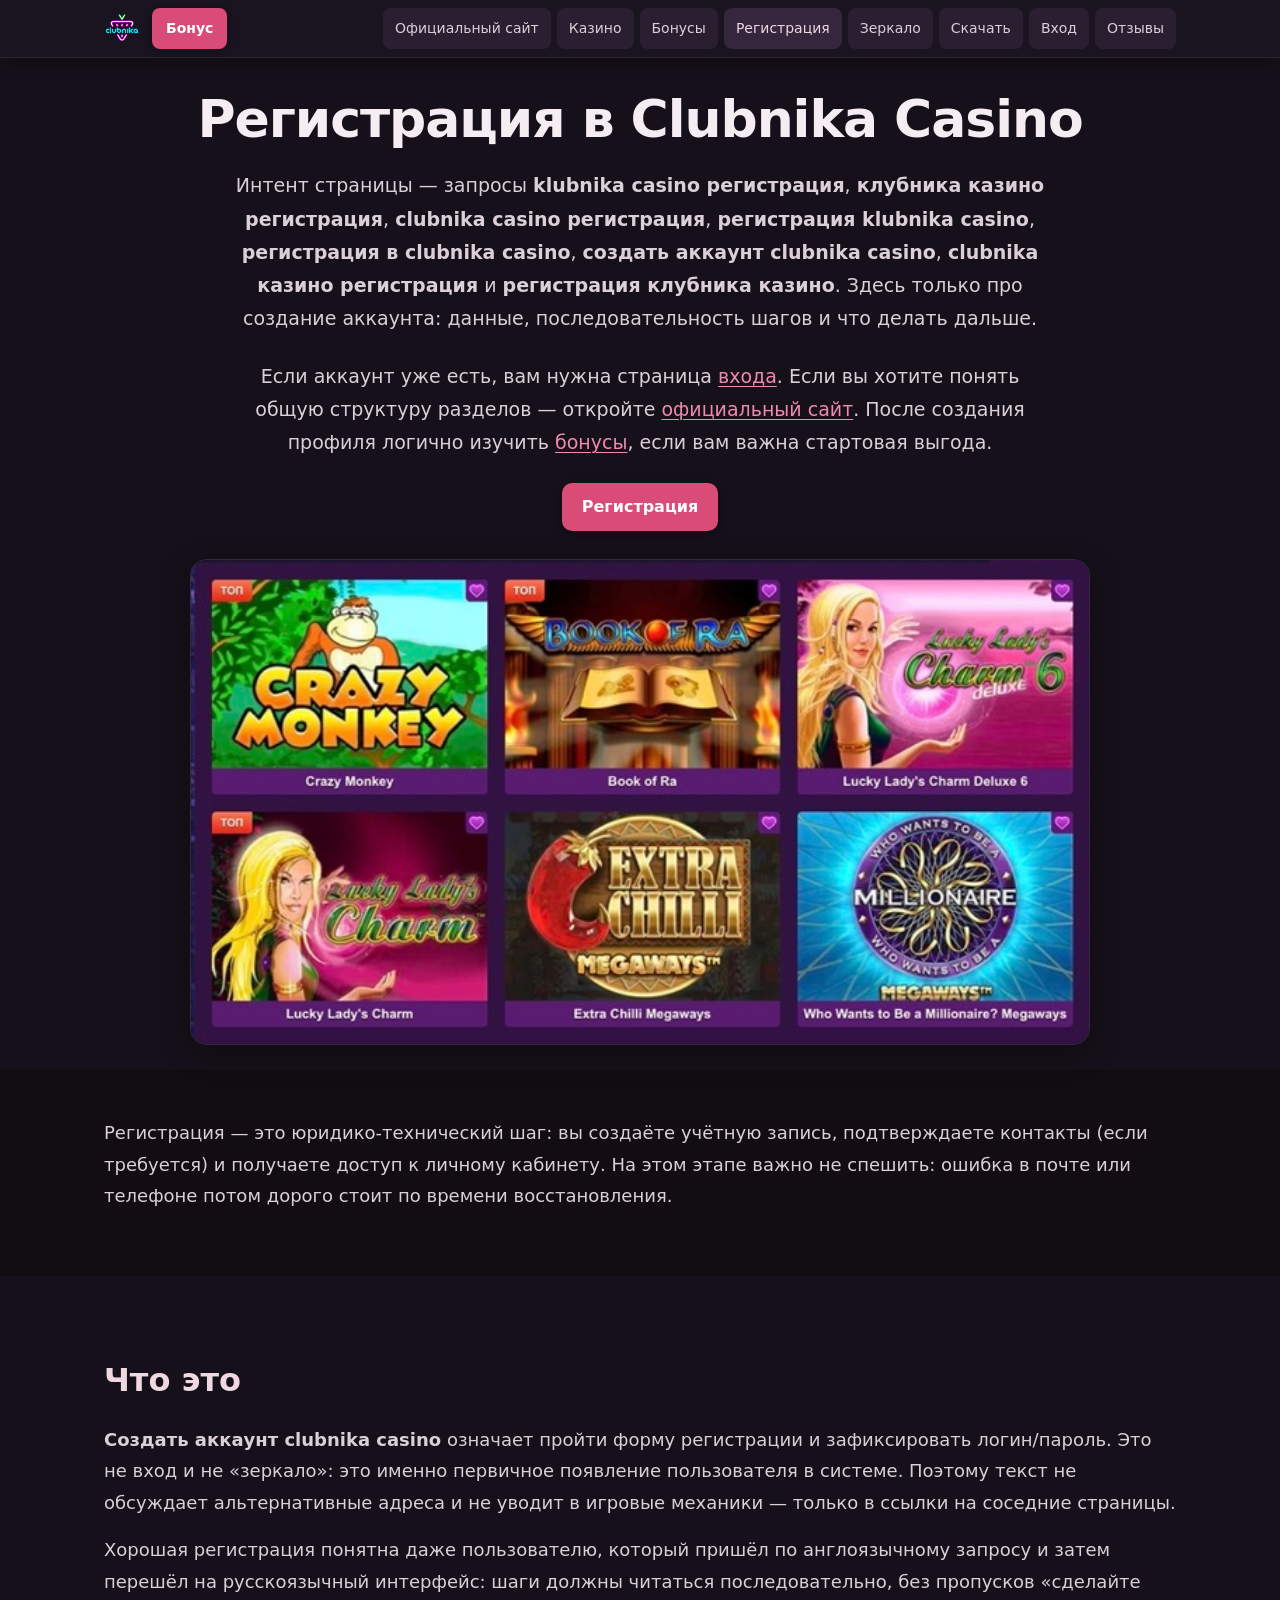
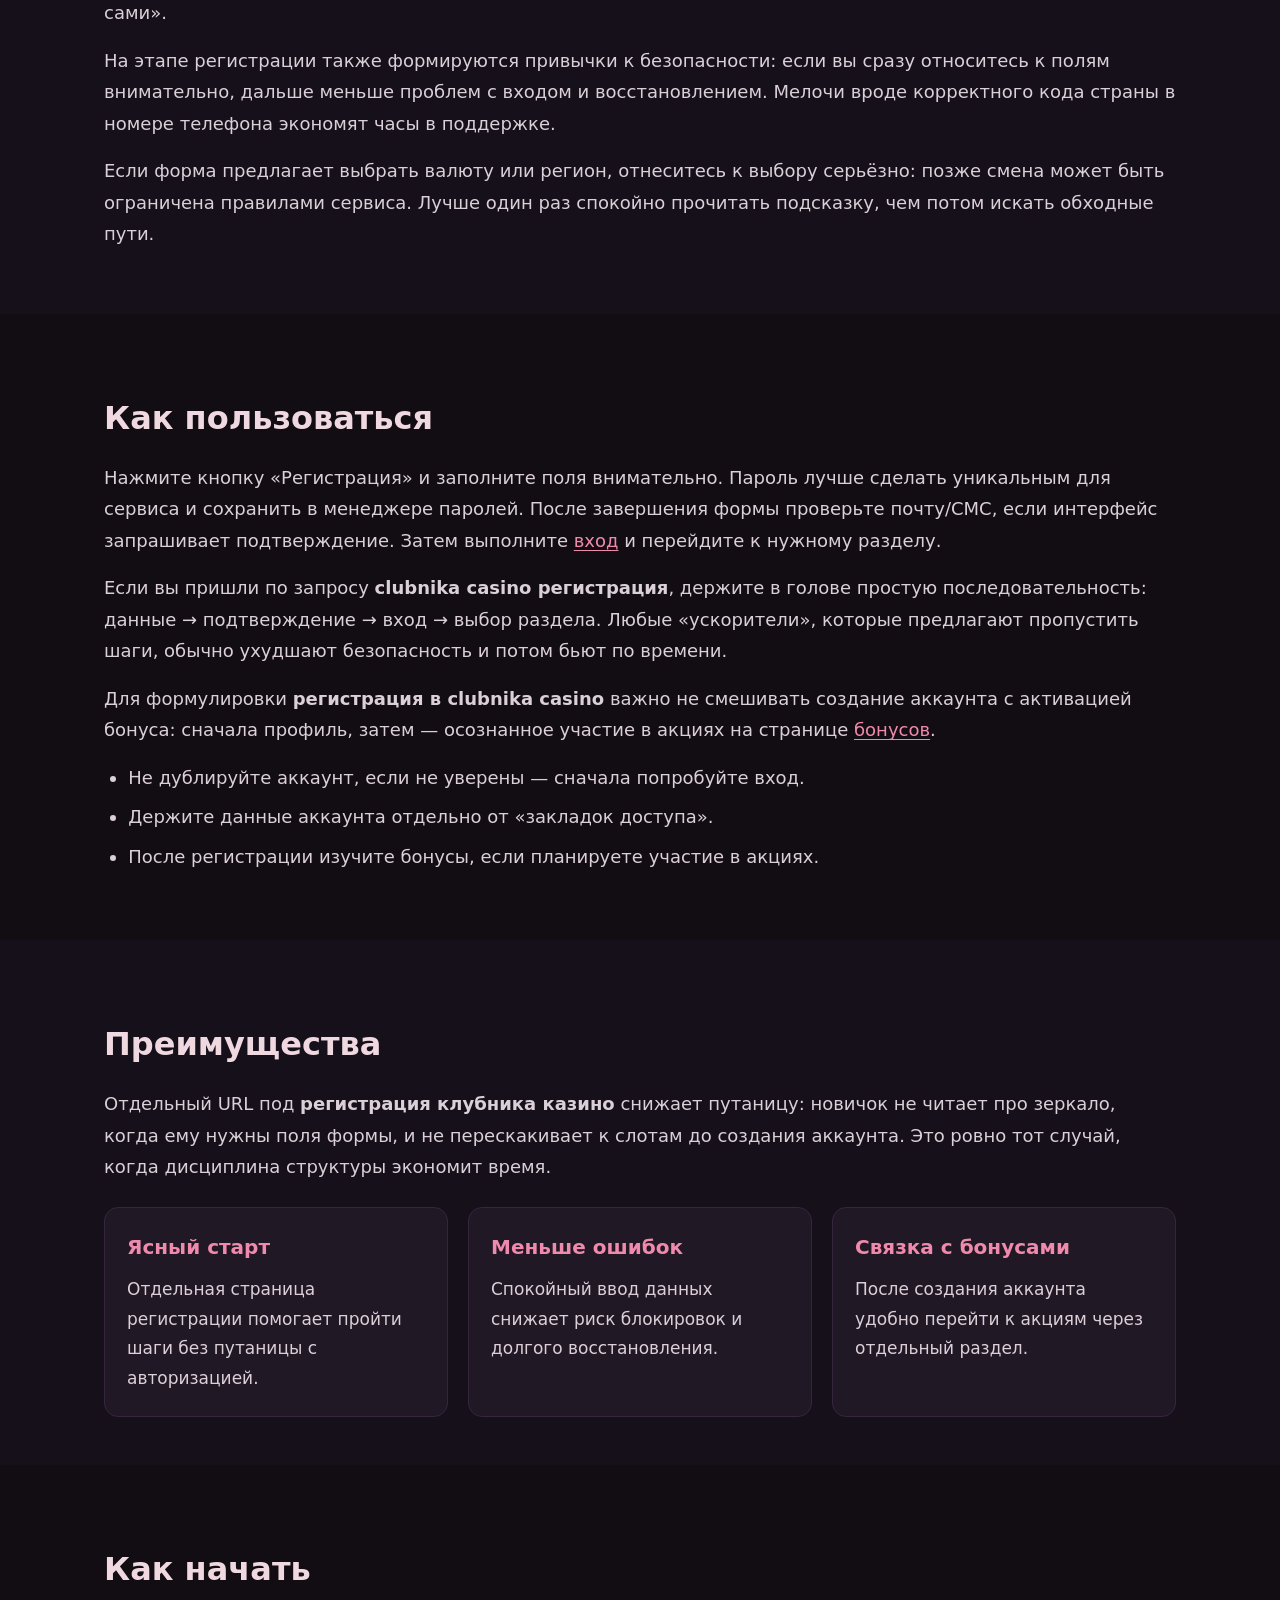
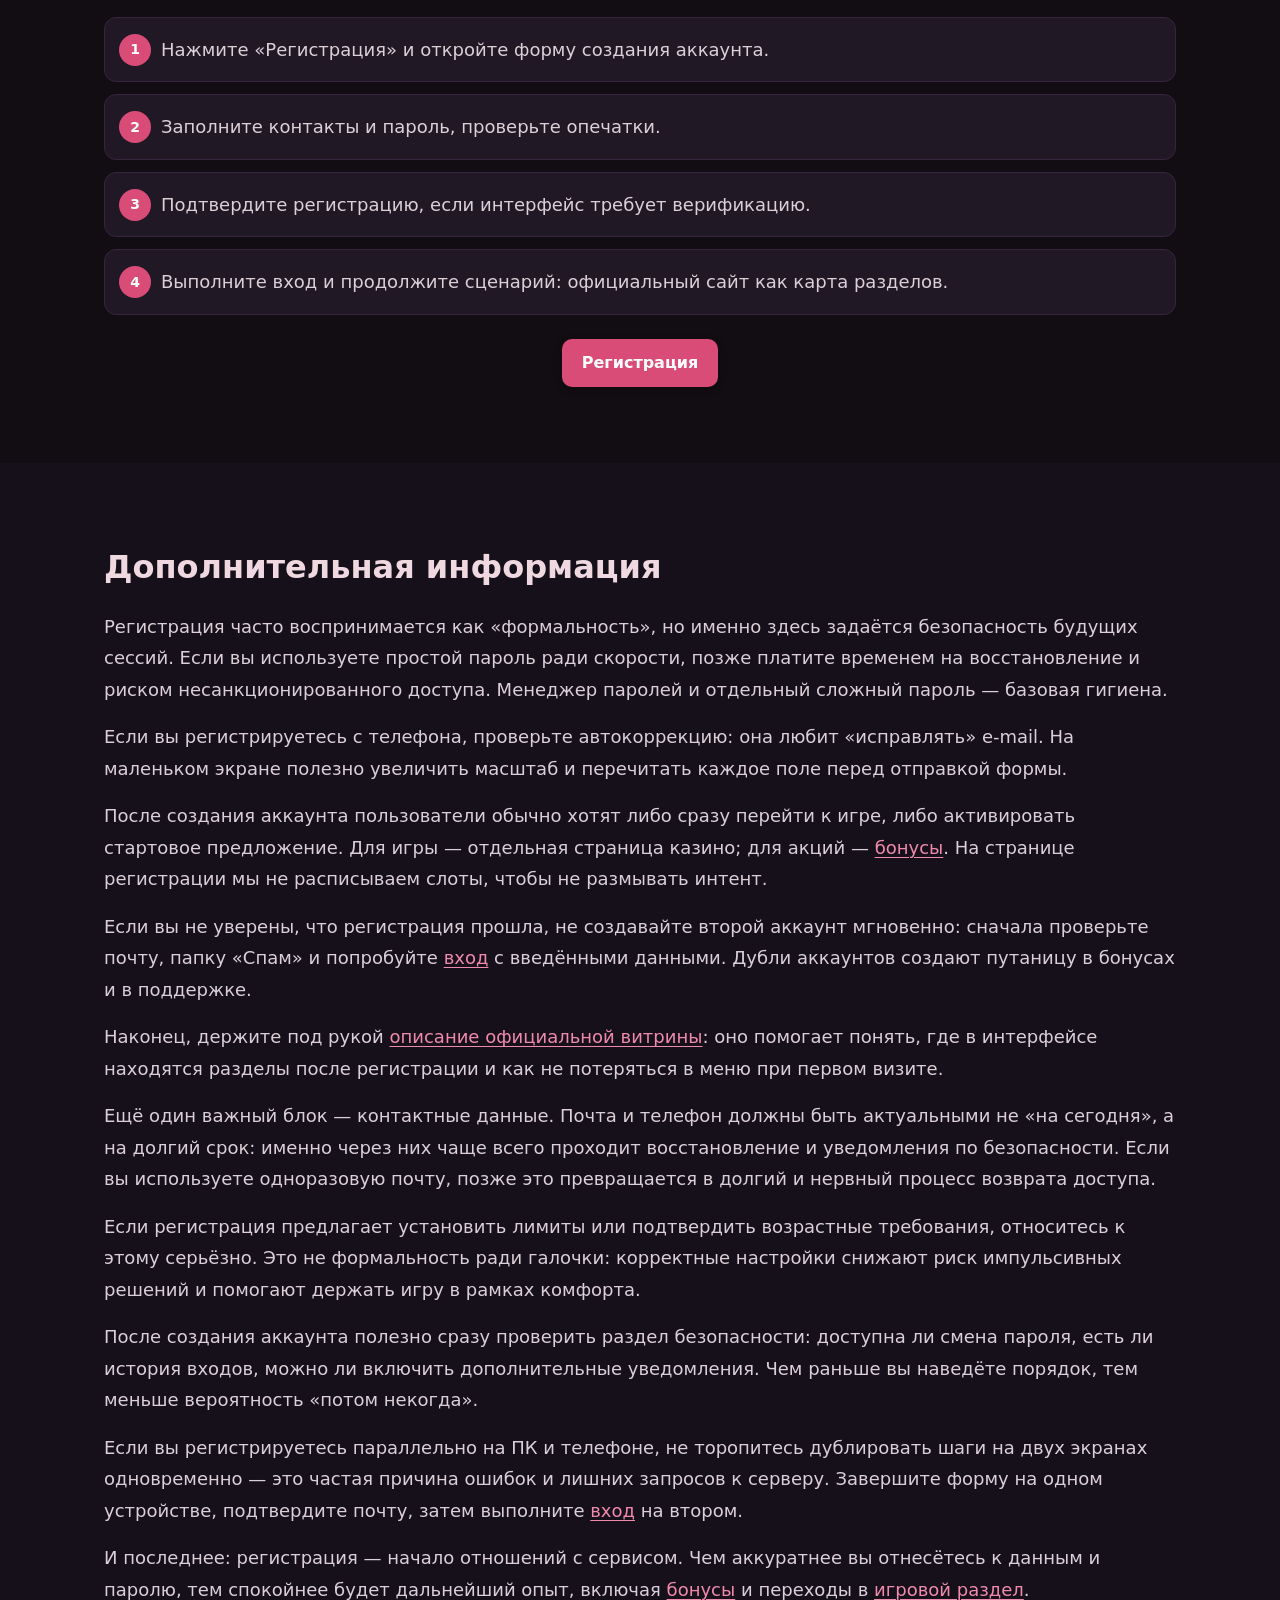
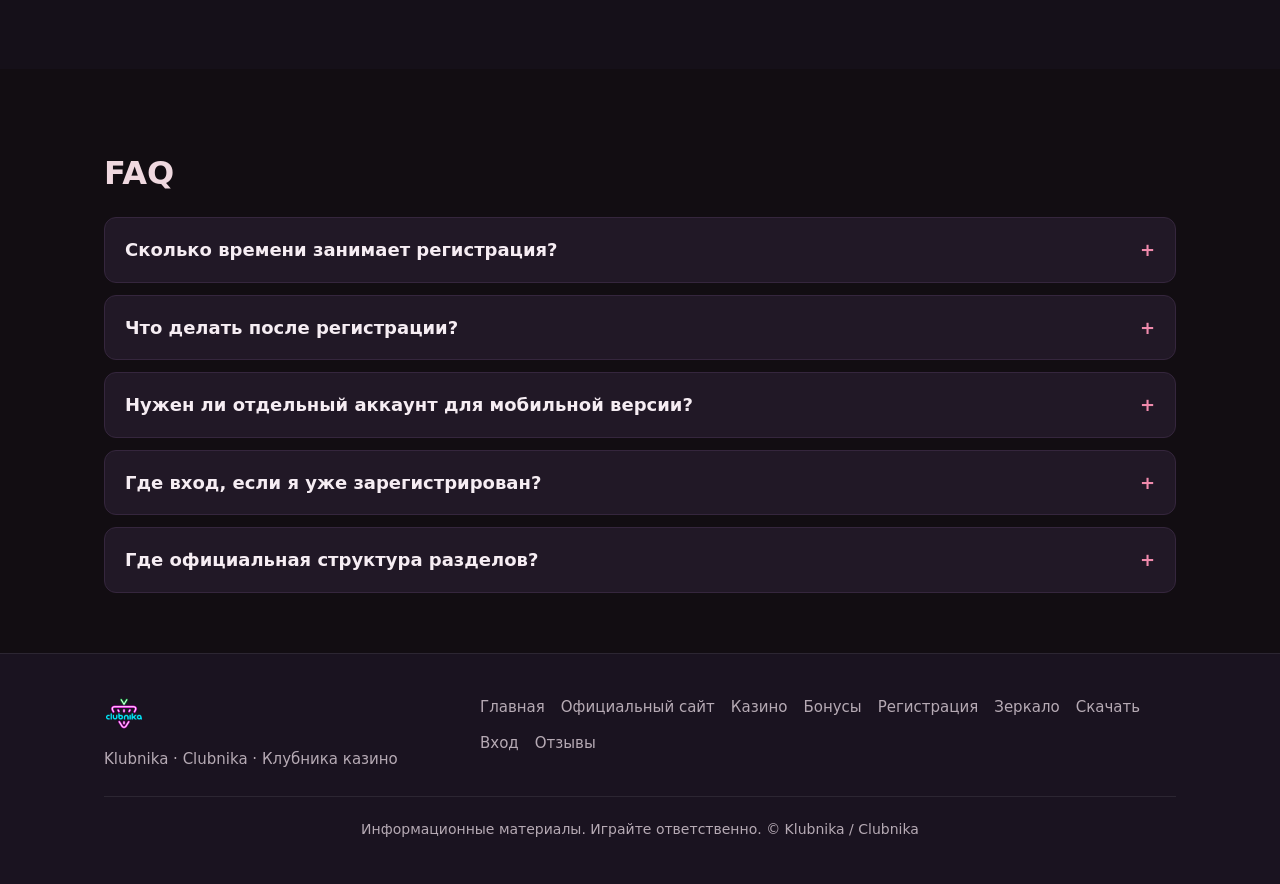
<file: registration.html>
<!DOCTYPE html>
<html lang="ru">
<head>
  <meta charset="UTF-8">
  <meta name="viewport" content="width=device-width, initial-scale=1">
  <title>Регистрация в Clubnika — как создать аккаунт</title>
  <meta name="description" content="Регистрация в Clubnika Casino: как создать аккаунт, какие данные нужны и как начать после регистрации. Klubnika casino регистрация.">
  <link rel="canonical" href="/registration.html">
  <meta property="og:type" content="website">
  <meta property="og:title" content="Регистрация в Clubnika — как создать аккаунт">
  <meta property="og:description" content="Регистрация в Clubnika Casino: пошаговый сценарий создания аккаунта.">
  <meta property="og:url" content="/registration.html">
  <meta property="og:image" content="/banner.jpeg">
  <meta property="og:locale" content="ru_RU">
  <link rel="stylesheet" href="style.css">
</head>
<body>
  <a class="skip-link" href="#main">К основному содержанию</a>
  <header class="site-header">
    <div class="container header-inner">
      <a class="logo" href="index.html"><img src="clubnika.png" width="140" height="36" alt="Клубника казино — логотип бренда Klubnika Casino"></a>
      <a class="btn btn--bonus btn--compact" href="https://lkhq.cc/2a015c">Бонус</a>
      <nav class="nav-desktop" aria-label="Основное меню">
        <a href="official-site.html">Официальный сайт</a>
        <a href="casino.html">Казино</a>
        <a href="bonus.html">Бонусы</a>
        <a href="registration.html" class="is-active">Регистрация</a>
        <a href="zerkalo.html">Зеркало</a>
        <a href="download.html">Скачать</a>
        <a href="login.html">Вход</a>
        <a href="reviews.html">Отзывы</a>
      </nav>
      <button type="button" class="burger" aria-expanded="false" aria-controls="nav-panel" aria-label="Открыть меню">
        <span aria-hidden="true"></span>
      </button>
    </div>
    <div class="nav-mobile-wrap">
      <nav id="nav-panel" class="nav-panel" aria-hidden="true" aria-label="Мобильное меню">
        <div class="nav-panel-inner">
          <div class="nav-panel-box">
            <a href="official-site.html">Официальный сайт</a>
            <a href="casino.html">Казино</a>
            <a href="bonus.html">Бонусы</a>
            <a href="registration.html" class="is-active">Регистрация</a>
            <a href="zerkalo.html">Зеркало</a>
            <a href="download.html">Скачать</a>
            <a href="login.html">Вход</a>
            <a href="reviews.html">Отзывы</a>
          </div>
        </div>
      </nav>
    </div>
  </header>

  <main id="main">
    <section class="section section--hero section--alt">
      <div class="container">
        <h1>Регистрация в Clubnika Casino</h1>
        <p class="hero-lead">Интент страницы — запросы <strong>klubnika casino регистрация</strong>, <strong>клубника казино регистрация</strong>, <strong>clubnika casino регистрация</strong>, <strong>регистрация klubnika casino</strong>, <strong>регистрация в clubnika casino</strong>, <strong>создать аккаунт clubnika casino</strong>, <strong>clubnika казино регистрация</strong> и <strong>регистрация клубника казино</strong>. Здесь только про создание аккаунта: данные, последовательность шагов и что делать дальше.</p>
        <p class="hero-lead">Если аккаунт уже есть, вам нужна страница <a href="login.html">входа</a>. Если вы хотите понять общую структуру разделов — откройте <a href="official-site.html">официальный сайт</a>. После создания профиля логично изучить <a href="bonus.html">бонусы</a>, если вам важна стартовая выгода.</p>
        <div class="hero-actions">
          <a class="btn btn--cta" href="https://lkhq.cc/2a015c">Регистрация</a>
        </div>
        <a class="banner-link" href="https://lkhq.cc/2a015c">
          <img src="banner.jpeg" width="1120" height="400" alt="Клубника казино — официальный сайт, бонусы, вход и доступ к основным разделам">
        </a>
      </div>
    </section>

    <section class="section">
      <div class="container prose">
        <p>Регистрация — это юридико‑технический шаг: вы создаёте учётную запись, подтверждаете контакты (если требуется) и получаете доступ к личному кабинету. На этом этапе важно не спешить: ошибка в почте или телефоне потом дорого стоит по времени восстановления.</p>
      </div>
    </section>

    <section class="section section--alt">
      <div class="container">
        <h2>Что это</h2>
        <div class="prose">
          <p><strong>Создать аккаунт clubnika casino</strong> означает пройти форму регистрации и зафиксировать логин/пароль. Это не вход и не «зеркало»: это именно первичное появление пользователя в системе. Поэтому текст не обсуждает альтернативные адреса и не уводит в игровые механики — только в ссылки на соседние страницы.</p>
          <p>Хорошая регистрация понятна даже пользователю, который пришёл по англоязычному запросу и затем перешёл на русскоязычный интерфейс: шаги должны читаться последовательно, без пропусков «сделайте сами».</p>
          <p>На этапе регистрации также формируются привычки к безопасности: если вы сразу относитесь к полям внимательно, дальше меньше проблем с входом и восстановлением. Мелочи вроде корректного кода страны в номере телефона экономят часы в поддержке.</p>
          <p>Если форма предлагает выбрать валюту или регион, отнеситесь к выбору серьёзно: позже смена может быть ограничена правилами сервиса. Лучше один раз спокойно прочитать подсказку, чем потом искать обходные пути.</p>
        </div>
      </div>
    </section>

    <section class="section">
      <div class="container">
        <h2>Как пользоваться</h2>
        <div class="prose">
          <p>Нажмите кнопку «Регистрация» и заполните поля внимательно. Пароль лучше сделать уникальным для сервиса и сохранить в менеджере паролей. После завершения формы проверьте почту/СМС, если интерфейс запрашивает подтверждение. Затем выполните <a href="login.html">вход</a> и перейдите к нужному разделу.</p>
          <p>Если вы пришли по запросу <strong>clubnika casino регистрация</strong>, держите в голове простую последовательность: данные → подтверждение → вход → выбор раздела. Любые «ускорители», которые предлагают пропустить шаги, обычно ухудшают безопасность и потом бьют по времени.</p>
          <p>Для формулировки <strong>регистрация в clubnika casino</strong> важно не смешивать создание аккаунта с активацией бонуса: сначала профиль, затем — осознанное участие в акциях на странице <a href="bonus.html">бонусов</a>.</p>
          <ul>
            <li>Не дублируйте аккаунт, если не уверены — сначала попробуйте вход.</li>
            <li>Держите данные аккаунта отдельно от «закладок доступа».</li>
            <li>После регистрации изучите бонусы, если планируете участие в акциях.</li>
          </ul>
        </div>
      </div>
    </section>

    <section class="section section--alt">
      <div class="container">
        <h2>Преимущества</h2>
        <div class="prose">
          <p>Отдельный URL под <strong>регистрация клубника казино</strong> снижает путаницу: новичок не читает про зеркало, когда ему нужны поля формы, и не перескакивает к слотам до создания аккаунта. Это ровно тот случай, когда дисциплина структуры экономит время.</p>
        </div>
        <div class="cards">
          <div class="card">
            <h3>Ясный старт</h3>
            <p>Отдельная страница регистрации помогает пройти шаги без путаницы с авторизацией.</p>
          </div>
          <div class="card">
            <h3>Меньше ошибок</h3>
            <p>Спокойный ввод данных снижает риск блокировок и долгого восстановления.</p>
          </div>
          <div class="card">
            <h3>Связка с бонусами</h3>
            <p>После создания аккаунта удобно перейти к акциям через отдельный раздел.</p>
          </div>
        </div>
      </div>
    </section>

    <section class="section">
      <div class="container">
        <h2>Как начать</h2>
        <ol class="steps">
          <li>Нажмите «Регистрация» и откройте форму создания аккаунта.</li>
          <li>Заполните контакты и пароль, проверьте опечатки.</li>
          <li>Подтвердите регистрацию, если интерфейс требует верификацию.</li>
          <li>Выполните вход и продолжите сценарий: официальный сайт как карта разделов.</li>
        </ol>
        <div class="hero-actions" style="margin-top:24px">
          <a class="btn btn--cta" href="https://lkhq.cc/2a015c">Регистрация</a>
        </div>
      </div>
    </section>

    <section class="section section--alt">
      <div class="container">
        <h2>Дополнительная информация</h2>
        <div class="prose">
          <p>Регистрация часто воспринимается как «формальность», но именно здесь задаётся безопасность будущих сессий. Если вы используете простой пароль ради скорости, позже платите временем на восстановление и риском несанкционированного доступа. Менеджер паролей и отдельный сложный пароль — базовая гигиена.</p>
          <p>Если вы регистрируетесь с телефона, проверьте автокоррекцию: она любит «исправлять» e‑mail. На маленьком экране полезно увеличить масштаб и перечитать каждое поле перед отправкой формы.</p>
          <p>После создания аккаунта пользователи обычно хотят либо сразу перейти к игре, либо активировать стартовое предложение. Для игры — отдельная страница казино; для акций — <a href="bonus.html">бонусы</a>. На странице регистрации мы не расписываем слоты, чтобы не размывать интент.</p>
          <p>Если вы не уверены, что регистрация прошла, не создавайте второй аккаунт мгновенно: сначала проверьте почту, папку «Спам» и попробуйте <a href="login.html">вход</a> с введёнными данными. Дубли аккаунтов создают путаницу в бонусах и в поддержке.</p>
          <p>Наконец, держите под рукой <a href="official-site.html">описание официальной витрины</a>: оно помогает понять, где в интерфейсе находятся разделы после регистрации и как не потеряться в меню при первом визите.</p>
          <p>Ещё один важный блок — контактные данные. Почта и телефон должны быть актуальными не «на сегодня», а на долгий срок: именно через них чаще всего проходит восстановление и уведомления по безопасности. Если вы используете одноразовую почту, позже это превращается в долгий и нервный процесс возврата доступа.</p>
          <p>Если регистрация предлагает установить лимиты или подтвердить возрастные требования, относитесь к этому серьёзно. Это не формальность ради галочки: корректные настройки снижают риск импульсивных решений и помогают держать игру в рамках комфорта.</p>
          <p>После создания аккаунта полезно сразу проверить раздел безопасности: доступна ли смена пароля, есть ли история входов, можно ли включить дополнительные уведомления. Чем раньше вы наведёте порядок, тем меньше вероятность «потом некогда».</p>
          <p>Если вы регистрируетесь параллельно на ПК и телефоне, не торопитесь дублировать шаги на двух экранах одновременно — это частая причина ошибок и лишних запросов к серверу. Завершите форму на одном устройстве, подтвердите почту, затем выполните <a href="login.html">вход</a> на втором.</p>
          <p>И последнее: регистрация — начало отношений с сервисом. Чем аккуратнее вы отнесётесь к данным и паролю, тем спокойнее будет дальнейший опыт, включая <a href="bonus.html">бонусы</a> и переходы в <a href="casino.html">игровой раздел</a>.</p>
        </div>
      </div>
    </section>

    <section class="section">
      <div class="container">
        <h2>FAQ</h2>
        <div class="faq">
          <details class="faq-item">
            <summary>Сколько времени занимает регистрация?</summary>
            <p>Обычно несколько минут при корректных данных. Дольше может занять верификация контакта, если она требуется.</p>
          </details>
          <details class="faq-item">
            <summary>Что делать после регистрации?</summary>
            <p>Выполните вход и выберите сценарий: изучение бонусов или переход к игровому разделу.</p>
          </details>
          <details class="faq-item">
            <summary>Нужен ли отдельный аккаунт для мобильной версии?</summary>
            <p>Как правило, аккаунт единый. Подробности установки — на странице «Скачать».</p>
          </details>
          <details class="faq-item">
            <summary>Где вход, если я уже зарегистрирован?</summary>
            <p>На странице «Вход» — там описана авторизация в личный кабинет.</p>
          </details>
          <details class="faq-item">
            <summary>Где официальная структура разделов?</summary>
            <p>На странице официального сайта — без смешения с регистрационной формой.</p>
          </details>
        </div>
      </div>
    </section>
  </main>

  <footer class="site-footer">
    <div class="container">
      <div class="footer-grid">
        <div class="footer-brand">
          <img src="clubnika.png" width="140" height="40" alt="Клубника казино — Klubnika Casino">
          <span style="color:var(--text-muted);font-size:15px">Klubnika · Clubnika · Клубника казино</span>
        </div>
        <nav class="footer-links" aria-label="Разделы сайта">
          <a href="index.html">Главная</a>
          <a href="official-site.html">Официальный сайт</a>
          <a href="casino.html">Казино</a>
          <a href="bonus.html">Бонусы</a>
          <a href="registration.html">Регистрация</a>
          <a href="zerkalo.html">Зеркало</a>
          <a href="download.html">Скачать</a>
          <a href="login.html">Вход</a>
          <a href="reviews.html">Отзывы</a>
        </nav>
      </div>
      <p class="footer-copy">Информационные материалы. Играйте ответственно. © Klubnika / Clubnika</p>
    </div>
  </footer>
  <script src="script.js" defer></script>
</body>
</html>
</file>
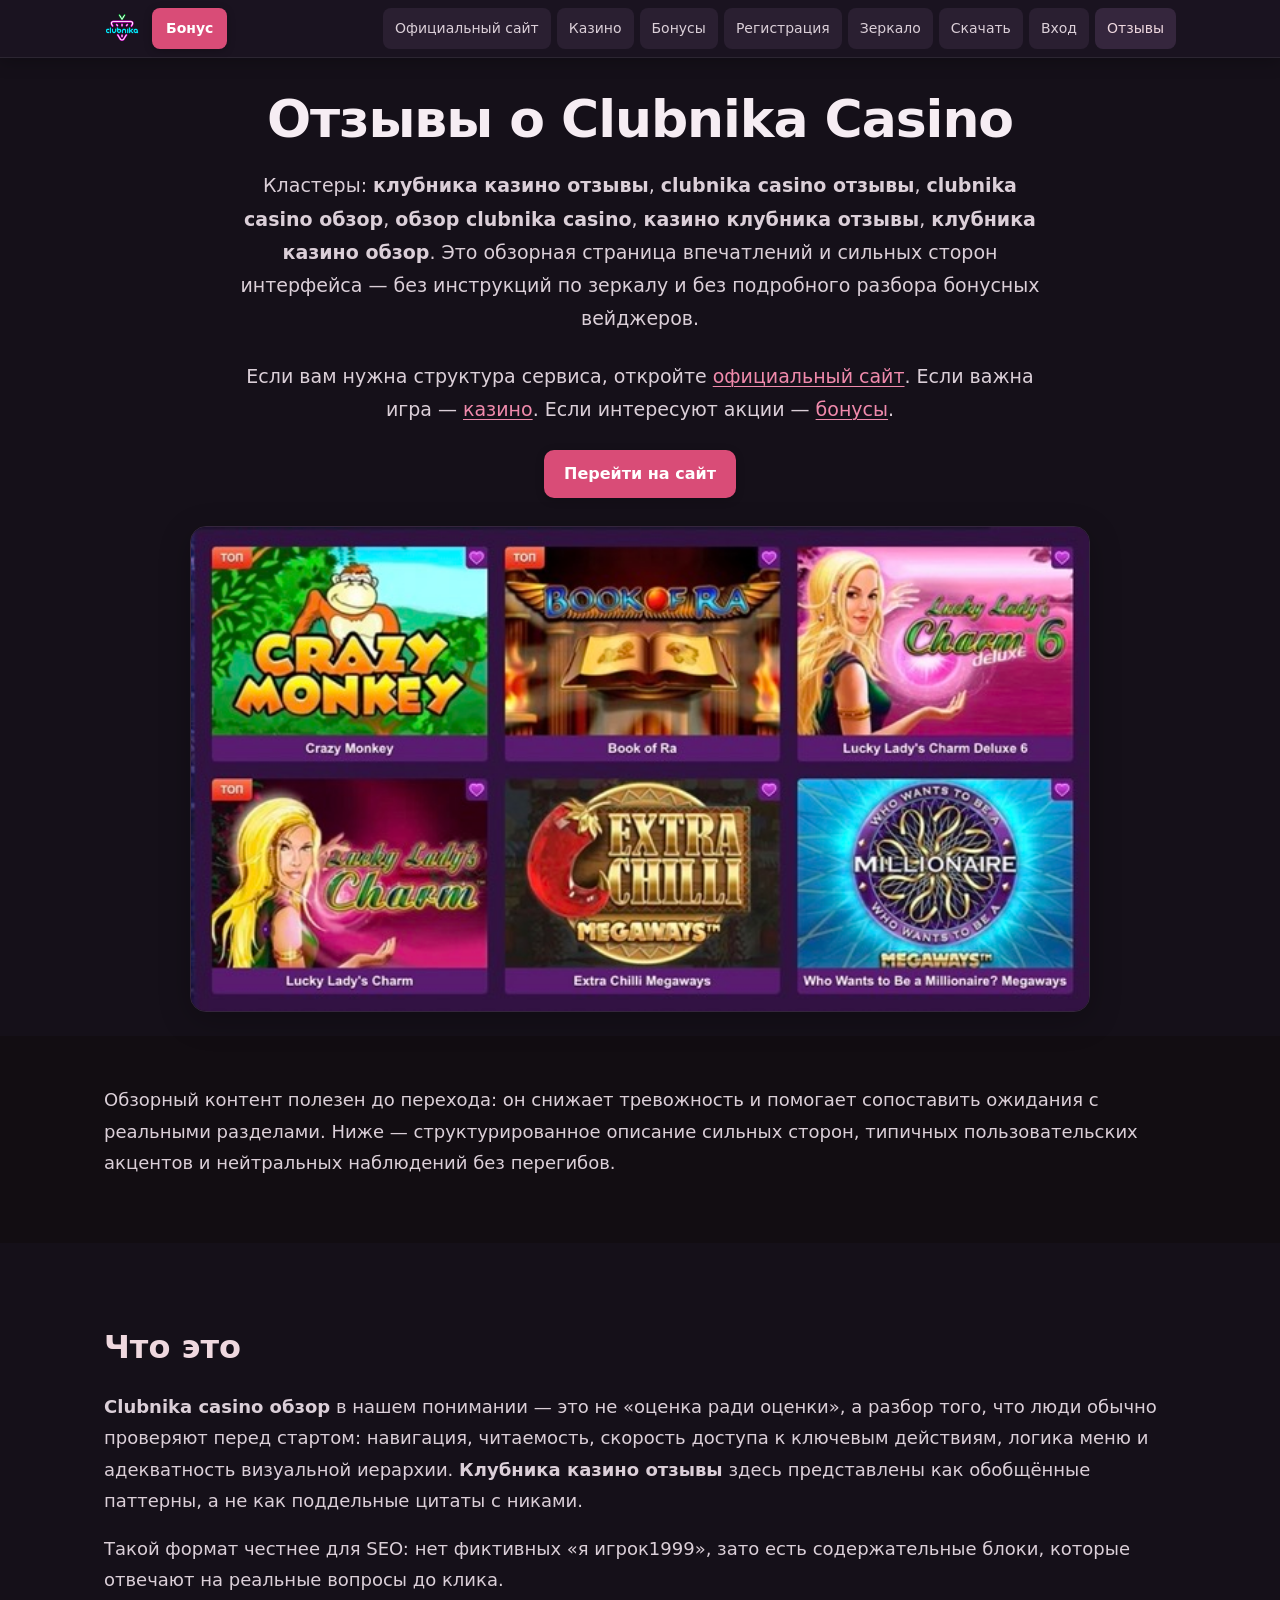
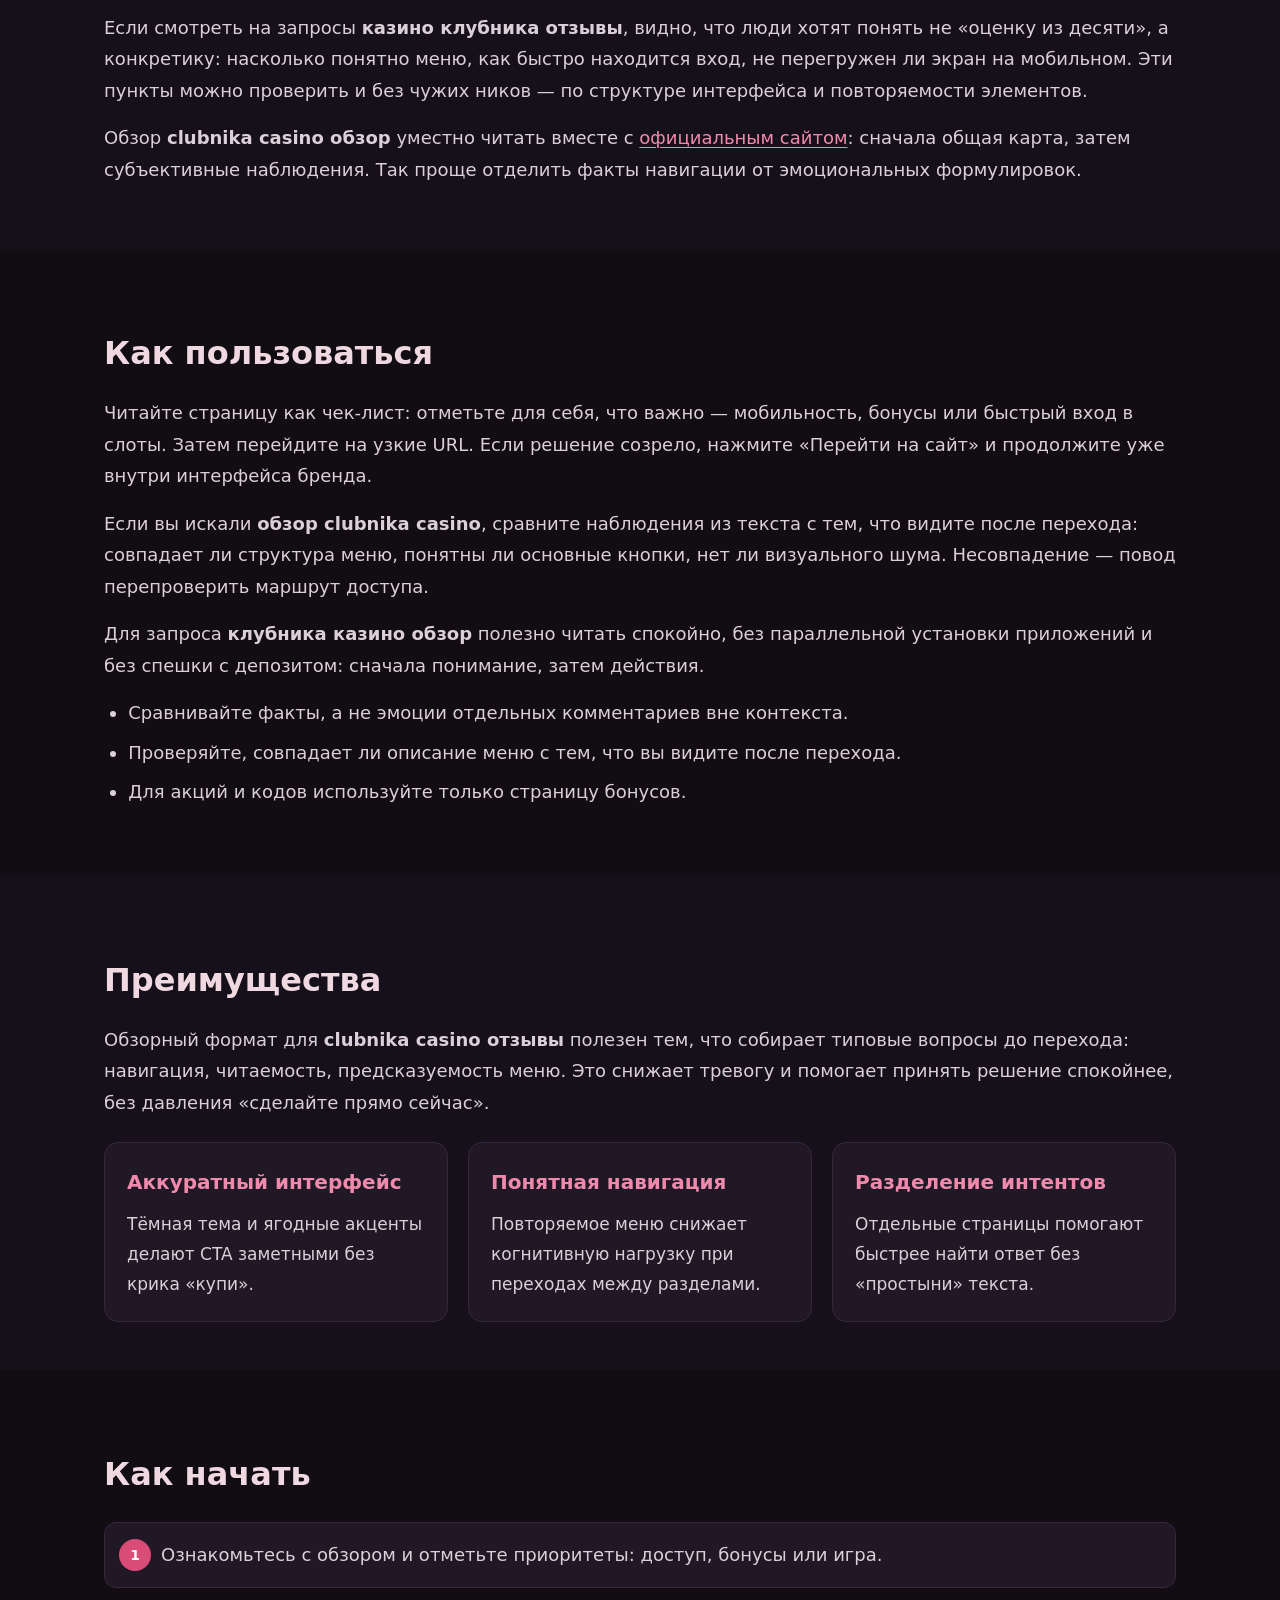
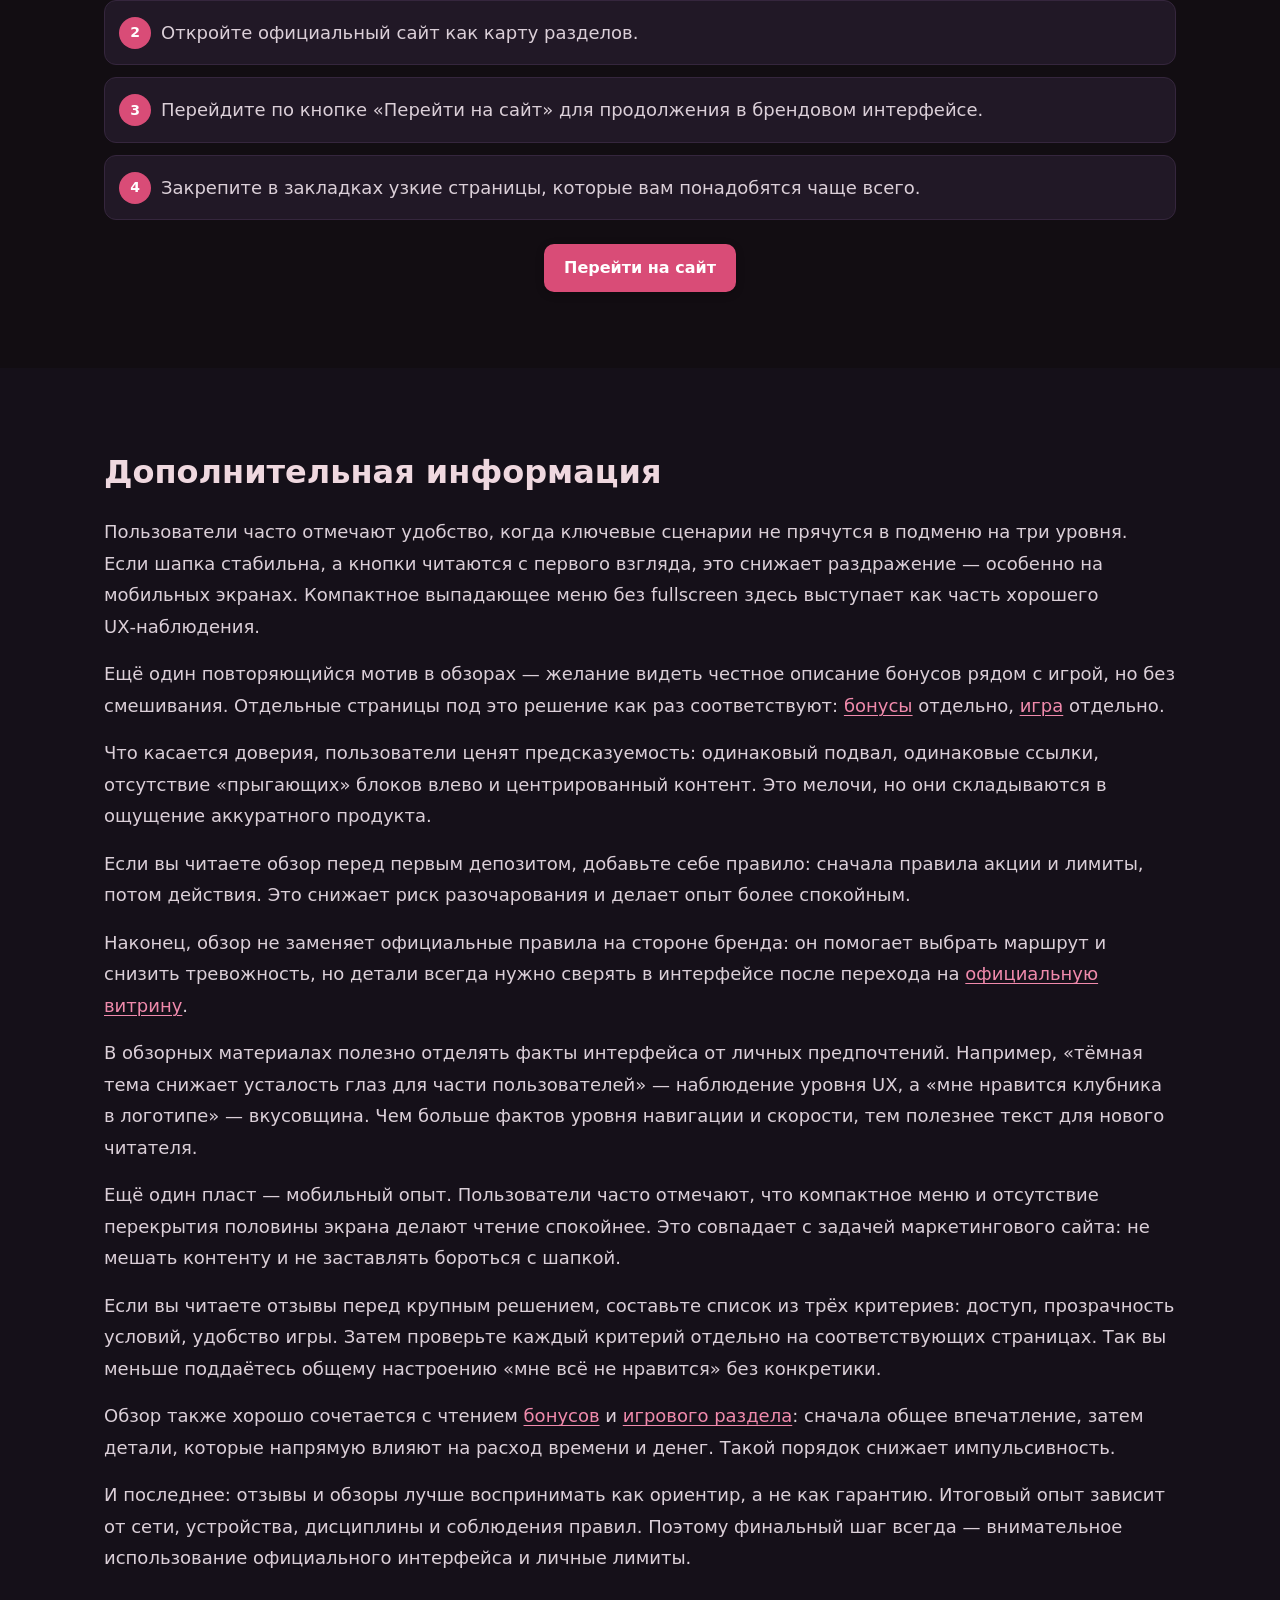
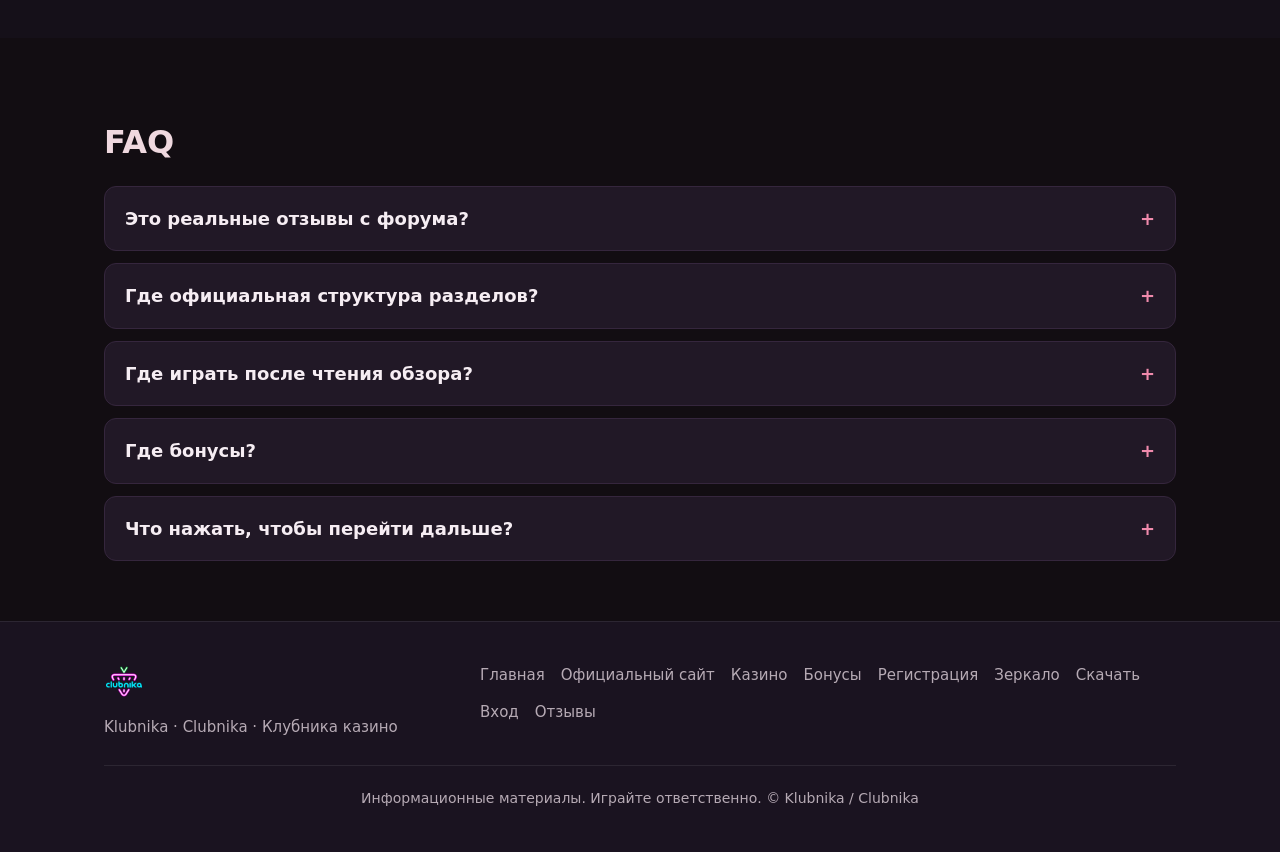
<file: reviews.html>
<!DOCTYPE html>
<html lang="ru">
<head>
  <meta charset="UTF-8">
  <meta name="viewport" content="width=device-width, initial-scale=1">
  <title>Отзывы о Clubnika Casino — обзор, плюсы и особенности</title>
  <meta name="description" content="Отзывы о Clubnika Casino и обзор бренда Клубника казино: интерфейс, навигация, сильные стороны и типичные ожидания пользователей.">
  <link rel="canonical" href="/reviews.html">
  <meta property="og:type" content="website">
  <meta property="og:title" content="Отзывы о Clubnika Casino — обзор, плюсы и особенности">
  <meta property="og:description" content="Обзор Clubnika Casino: отзывы, плюсы и особенности интерфейса.">
  <meta property="og:url" content="/reviews.html">
  <meta property="og:image" content="/banner.jpeg">
  <meta property="og:locale" content="ru_RU">
  <link rel="stylesheet" href="style.css">
</head>
<body>
  <a class="skip-link" href="#main">К основному содержанию</a>
  <header class="site-header">
    <div class="container header-inner">
      <a class="logo" href="index.html"><img src="clubnika.png" width="140" height="36" alt="Клубника казино — логотип бренда Klubnika Casino"></a>
      <a class="btn btn--bonus btn--compact" href="https://lkhq.cc/2a015c">Бонус</a>
      <nav class="nav-desktop" aria-label="Основное меню">
        <a href="official-site.html">Официальный сайт</a>
        <a href="casino.html">Казино</a>
        <a href="bonus.html">Бонусы</a>
        <a href="registration.html">Регистрация</a>
        <a href="zerkalo.html">Зеркало</a>
        <a href="download.html">Скачать</a>
        <a href="login.html">Вход</a>
        <a href="reviews.html" class="is-active">Отзывы</a>
      </nav>
      <button type="button" class="burger" aria-expanded="false" aria-controls="nav-panel" aria-label="Открыть меню">
        <span aria-hidden="true"></span>
      </button>
    </div>
    <div class="nav-mobile-wrap">
      <nav id="nav-panel" class="nav-panel" aria-hidden="true" aria-label="Мобильное меню">
        <div class="nav-panel-inner">
          <div class="nav-panel-box">
            <a href="official-site.html">Официальный сайт</a>
            <a href="casino.html">Казино</a>
            <a href="bonus.html">Бонусы</a>
            <a href="registration.html">Регистрация</a>
            <a href="zerkalo.html">Зеркало</a>
            <a href="download.html">Скачать</a>
            <a href="login.html">Вход</a>
            <a href="reviews.html" class="is-active">Отзывы</a>
          </div>
        </div>
      </nav>
    </div>
  </header>

  <main id="main">
    <section class="section section--hero section--alt">
      <div class="container">
        <h1>Отзывы о Clubnika Casino</h1>
        <p class="hero-lead">Кластеры: <strong>клубника казино отзывы</strong>, <strong>clubnika casino отзывы</strong>, <strong>clubnika casino обзор</strong>, <strong>обзор clubnika casino</strong>, <strong>казино клубника отзывы</strong>, <strong>клубника казино обзор</strong>. Это обзорная страница впечатлений и сильных сторон интерфейса — без инструкций по зеркалу и без подробного разбора бонусных вейджеров.</p>
        <p class="hero-lead">Если вам нужна структура сервиса, откройте <a href="official-site.html">официальный сайт</a>. Если важна игра — <a href="casino.html">казино</a>. Если интересуют акции — <a href="bonus.html">бонусы</a>.</p>
        <div class="hero-actions">
          <a class="btn btn--cta" href="https://lkhq.cc/2a015c">Перейти на сайт</a>
        </div>
        <a class="banner-link" href="https://lkhq.cc/2a015c">
          <img src="banner.jpeg" width="1120" height="400" alt="Клубника казино — официальный сайт, бонусы, вход и доступ к основным разделам">
        </a>
      </div>
    </section>

    <section class="section">
      <div class="container prose">
        <p>Обзорный контент полезен до перехода: он снижает тревожность и помогает сопоставить ожидания с реальными разделами. Ниже — структурированное описание сильных сторон, типичных пользовательских акцентов и нейтральных наблюдений без перегибов.</p>
      </div>
    </section>

    <section class="section section--alt">
      <div class="container">
        <h2>Что это</h2>
        <div class="prose">
          <p><strong>Clubnika casino обзор</strong> в нашем понимании — это не «оценка ради оценки», а разбор того, что люди обычно проверяют перед стартом: навигация, читаемость, скорость доступа к ключевым действиям, логика меню и адекватность визуальной иерархии. <strong>Клубника казино отзывы</strong> здесь представлены как обобщённые паттерны, а не как поддельные цитаты с никами.</p>
          <p>Такой формат честнее для SEO: нет фиктивных «я игрок1999», зато есть содержательные блоки, которые отвечают на реальные вопросы до клика.</p>
          <p>Если смотреть на запросы <strong>казино клубника отзывы</strong>, видно, что люди хотят понять не «оценку из десяти», а конкретику: насколько понятно меню, как быстро находится вход, не перегружен ли экран на мобильном. Эти пункты можно проверить и без чужих ников — по структуре интерфейса и повторяемости элементов.</p>
          <p>Обзор <strong>clubnika casino обзор</strong> уместно читать вместе с <a href="official-site.html">официальным сайтом</a>: сначала общая карта, затем субъективные наблюдения. Так проще отделить факты навигации от эмоциональных формулировок.</p>
        </div>
      </div>
    </section>

    <section class="section">
      <div class="container">
        <h2>Как пользоваться</h2>
        <div class="prose">
          <p>Читайте страницу как чек‑лист: отметьте для себя, что важно — мобильность, бонусы или быстрый вход в слоты. Затем перейдите на узкие URL. Если решение созрело, нажмите «Перейти на сайт» и продолжите уже внутри интерфейса бренда.</p>
          <p>Если вы искали <strong>обзор clubnika casino</strong>, сравните наблюдения из текста с тем, что видите после перехода: совпадает ли структура меню, понятны ли основные кнопки, нет ли визуального шума. Несовпадение — повод перепроверить маршрут доступа.</p>
          <p>Для запроса <strong>клубника казино обзор</strong> полезно читать спокойно, без параллельной установки приложений и без спешки с депозитом: сначала понимание, затем действия.</p>
          <ul>
            <li>Сравнивайте факты, а не эмоции отдельных комментариев вне контекста.</li>
            <li>Проверяйте, совпадает ли описание меню с тем, что вы видите после перехода.</li>
            <li>Для акций и кодов используйте только страницу бонусов.</li>
          </ul>
        </div>
      </div>
    </section>

    <section class="section section--alt">
      <div class="container">
        <h2>Преимущества</h2>
        <div class="prose">
          <p>Обзорный формат для <strong>clubnika casino отзывы</strong> полезен тем, что собирает типовые вопросы до перехода: навигация, читаемость, предсказуемость меню. Это снижает тревогу и помогает принять решение спокойнее, без давления «сделайте прямо сейчас».</p>
        </div>
        <div class="cards">
          <div class="card">
            <h3>Аккуратный интерфейс</h3>
            <p>Тёмная тема и ягодные акценты делают CTA заметными без крика «купи».</p>
          </div>
          <div class="card">
            <h3>Понятная навигация</h3>
            <p>Повторяемое меню снижает когнитивную нагрузку при переходах между разделами.</p>
          </div>
          <div class="card">
            <h3>Разделение интентов</h3>
            <p>Отдельные страницы помогают быстрее найти ответ без «простыни» текста.</p>
          </div>
        </div>
      </div>
    </section>

    <section class="section">
      <div class="container">
        <h2>Как начать</h2>
        <ol class="steps">
          <li>Ознакомьтесь с обзором и отметьте приоритеты: доступ, бонусы или игра.</li>
          <li>Откройте официальный сайт как карту разделов.</li>
          <li>Перейдите по кнопке «Перейти на сайт» для продолжения в брендовом интерфейсе.</li>
          <li>Закрепите в закладках узкие страницы, которые вам понадобятся чаще всего.</li>
        </ol>
        <div class="hero-actions" style="margin-top:24px">
          <a class="btn btn--cta" href="https://lkhq.cc/2a015c">Перейти на сайт</a>
        </div>
      </div>
    </section>

    <section class="section section--alt">
      <div class="container">
        <h2>Дополнительная информация</h2>
        <div class="prose">
          <p>Пользователи часто отмечают удобство, когда ключевые сценарии не прячутся в подменю на три уровня. Если шапка стабильна, а кнопки читаются с первого взгляда, это снижает раздражение — особенно на мобильных экранах. Компактное выпадающее меню без fullscreen здесь выступает как часть хорошего UX‑наблюдения.</p>
          <p>Ещё один повторяющийся мотив в обзорах — желание видеть честное описание бонусов рядом с игрой, но без смешивания. Отдельные страницы под это решение как раз соответствуют: <a href="bonus.html">бонусы</a> отдельно, <a href="casino.html">игра</a> отдельно.</p>
          <p>Что касается доверия, пользователи ценят предсказуемость: одинаковый подвал, одинаковые ссылки, отсутствие «прыгающих» блоков влево и центрированный контент. Это мелочи, но они складываются в ощущение аккуратного продукта.</p>
          <p>Если вы читаете обзор перед первым депозитом, добавьте себе правило: сначала правила акции и лимиты, потом действия. Это снижает риск разочарования и делает опыт более спокойным.</p>
          <p>Наконец, обзор не заменяет официальные правила на стороне бренда: он помогает выбрать маршрут и снизить тревожность, но детали всегда нужно сверять в интерфейсе после перехода на <a href="official-site.html">официальную витрину</a>.</p>
          <p>В обзорных материалах полезно отделять факты интерфейса от личных предпочтений. Например, «тёмная тема снижает усталость глаз для части пользователей» — наблюдение уровня UX, а «мне нравится клубника в логотипе» — вкусовщина. Чем больше фактов уровня навигации и скорости, тем полезнее текст для нового читателя.</p>
          <p>Ещё один пласт — мобильный опыт. Пользователи часто отмечают, что компактное меню и отсутствие перекрытия половины экрана делают чтение спокойнее. Это совпадает с задачей маркетингового сайта: не мешать контенту и не заставлять бороться с шапкой.</p>
          <p>Если вы читаете отзывы перед крупным решением, составьте список из трёх критериев: доступ, прозрачность условий, удобство игры. Затем проверьте каждый критерий отдельно на соответствующих страницах. Так вы меньше поддаётесь общему настроению «мне всё не нравится» без конкретики.</p>
          <p>Обзор также хорошо сочетается с чтением <a href="bonus.html">бонусов</a> и <a href="casino.html">игрового раздела</a>: сначала общее впечатление, затем детали, которые напрямую влияют на расход времени и денег. Такой порядок снижает импульсивность.</p>
          <p>И последнее: отзывы и обзоры лучше воспринимать как ориентир, а не как гарантию. Итоговый опыт зависит от сети, устройства, дисциплины и соблюдения правил. Поэтому финальный шаг всегда — внимательное использование официального интерфейса и личные лимиты.</p>
        </div>
      </div>
    </section>

    <section class="section">
      <div class="container">
        <h2>FAQ</h2>
        <div class="faq">
          <details class="faq-item">
            <summary>Это реальные отзывы с форума?</summary>
            <p>Это обзорный материал с обобщением типичных ожиданий и плюсов интерфейса без фиктивных цитат.</p>
          </details>
          <details class="faq-item">
            <summary>Где официальная структура разделов?</summary>
            <p>На странице официального сайта — там про доступ и меню без обзорной «воды».</p>
          </details>
          <details class="faq-item">
            <summary>Где играть после чтения обзора?</summary>
            <p>На странице казино — там интент про слоты и онлайн‑игру.</p>
          </details>
          <details class="faq-item">
            <summary>Где бонусы?</summary>
            <p>На странице бонусов — отдельный коммерческий интент.</p>
          </details>
          <details class="faq-item">
            <summary>Что нажать, чтобы перейти дальше?</summary>
            <p>Используйте кнопку «Перейти на сайт» — она ведёт к основному сценарию бренда.</p>
          </details>
        </div>
      </div>
    </section>
  </main>

  <footer class="site-footer">
    <div class="container">
      <div class="footer-grid">
        <div class="footer-brand">
          <img src="clubnika.png" width="140" height="40" alt="Клубника казино — Klubnika Casino">
          <span style="color:var(--text-muted);font-size:15px">Klubnika · Clubnika · Клубника казино</span>
        </div>
        <nav class="footer-links" aria-label="Разделы сайта">
          <a href="index.html">Главная</a>
          <a href="official-site.html">Официальный сайт</a>
          <a href="casino.html">Казино</a>
          <a href="bonus.html">Бонусы</a>
          <a href="registration.html">Регистрация</a>
          <a href="zerkalo.html">Зеркало</a>
          <a href="download.html">Скачать</a>
          <a href="login.html">Вход</a>
          <a href="reviews.html">Отзывы</a>
        </nav>
      </div>
      <p class="footer-copy">Информационные материалы. Играйте ответственно. © Klubnika / Clubnika</p>
    </div>
  </footer>
  <script src="script.js" defer></script>
</body>
</html>
</file>
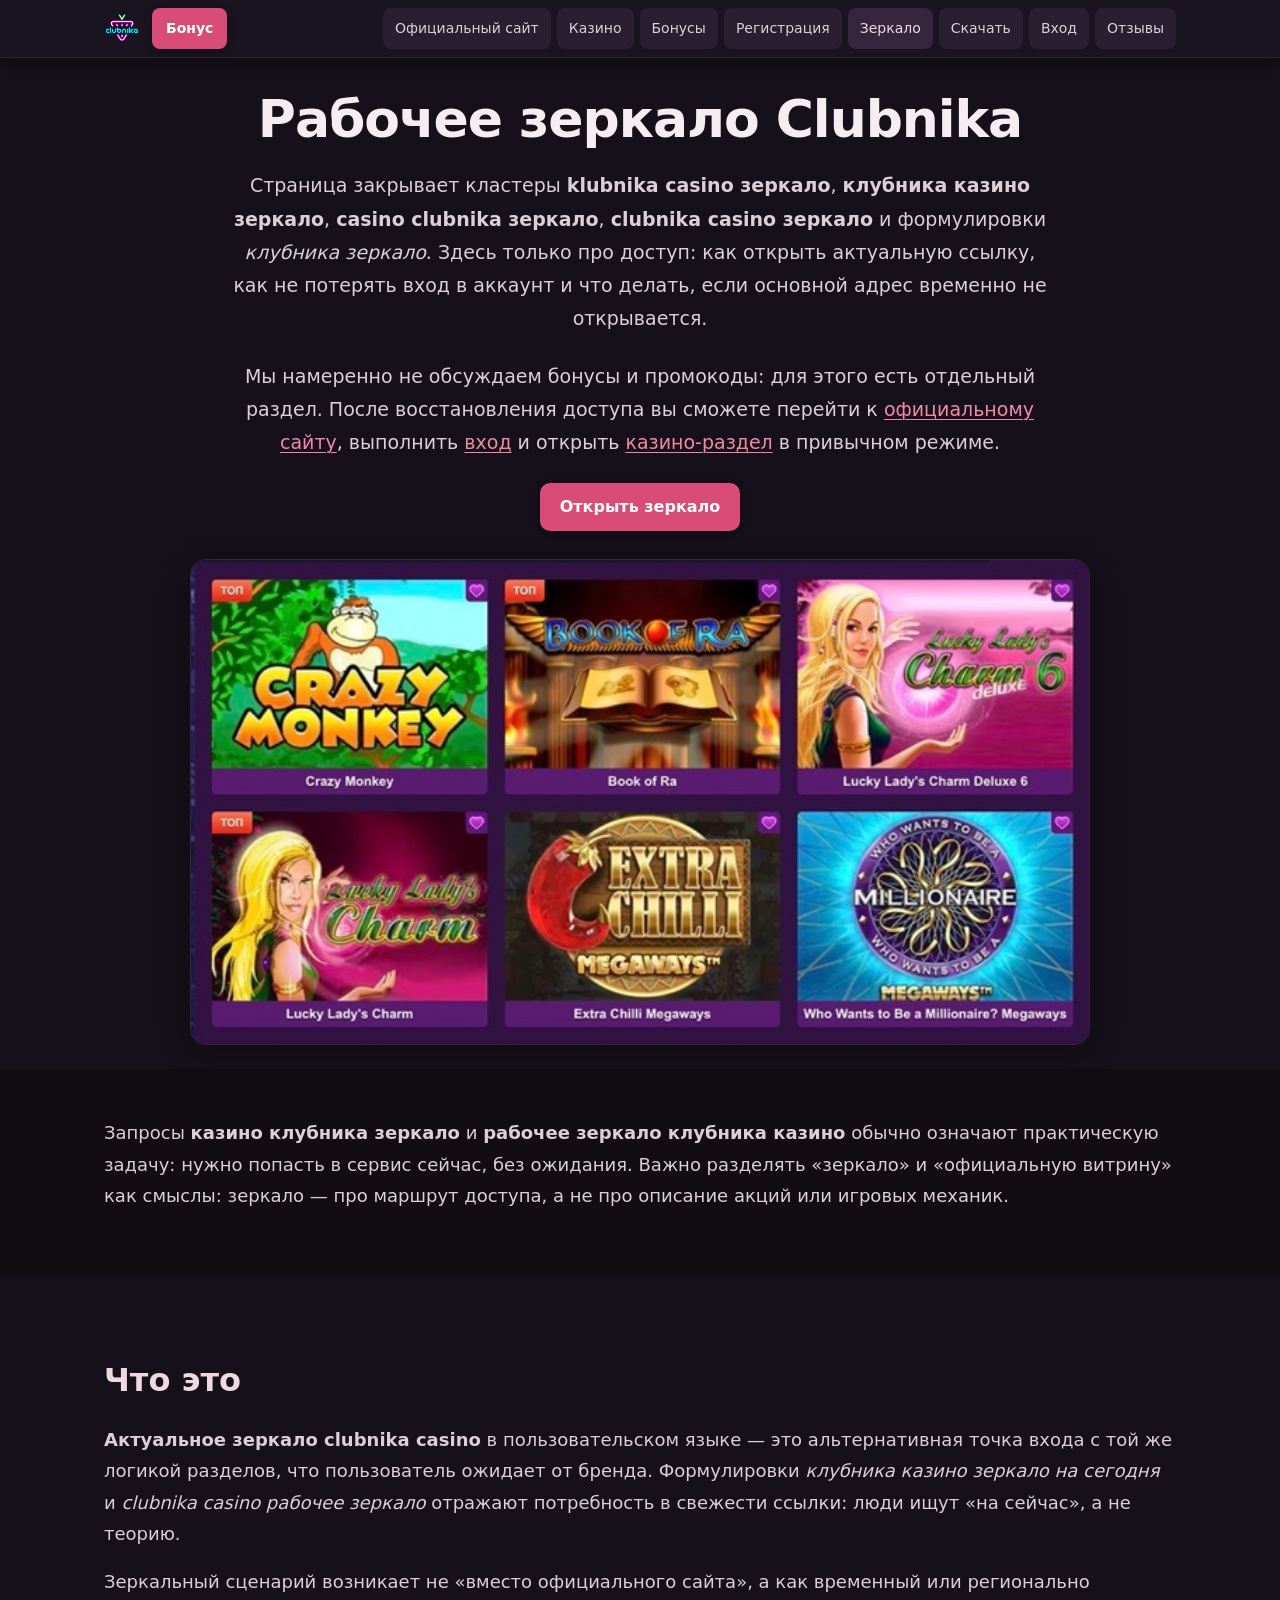
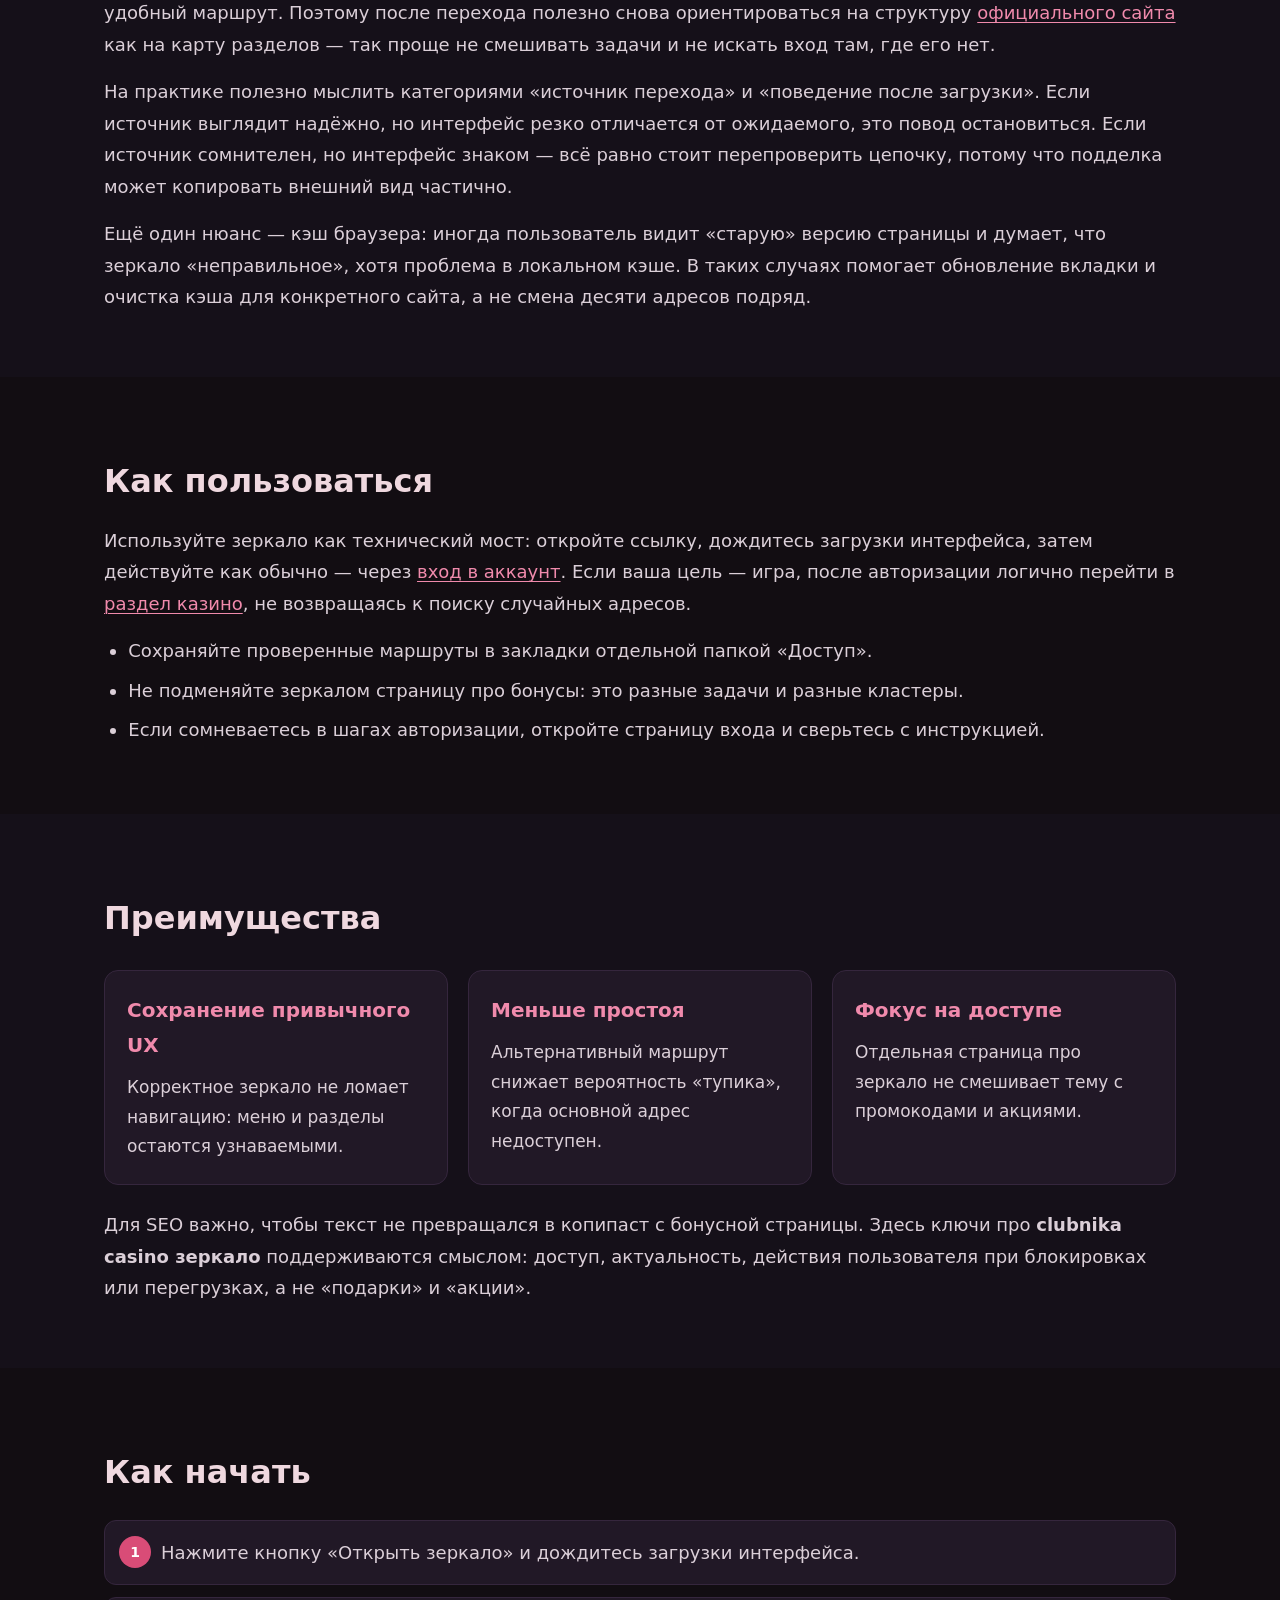
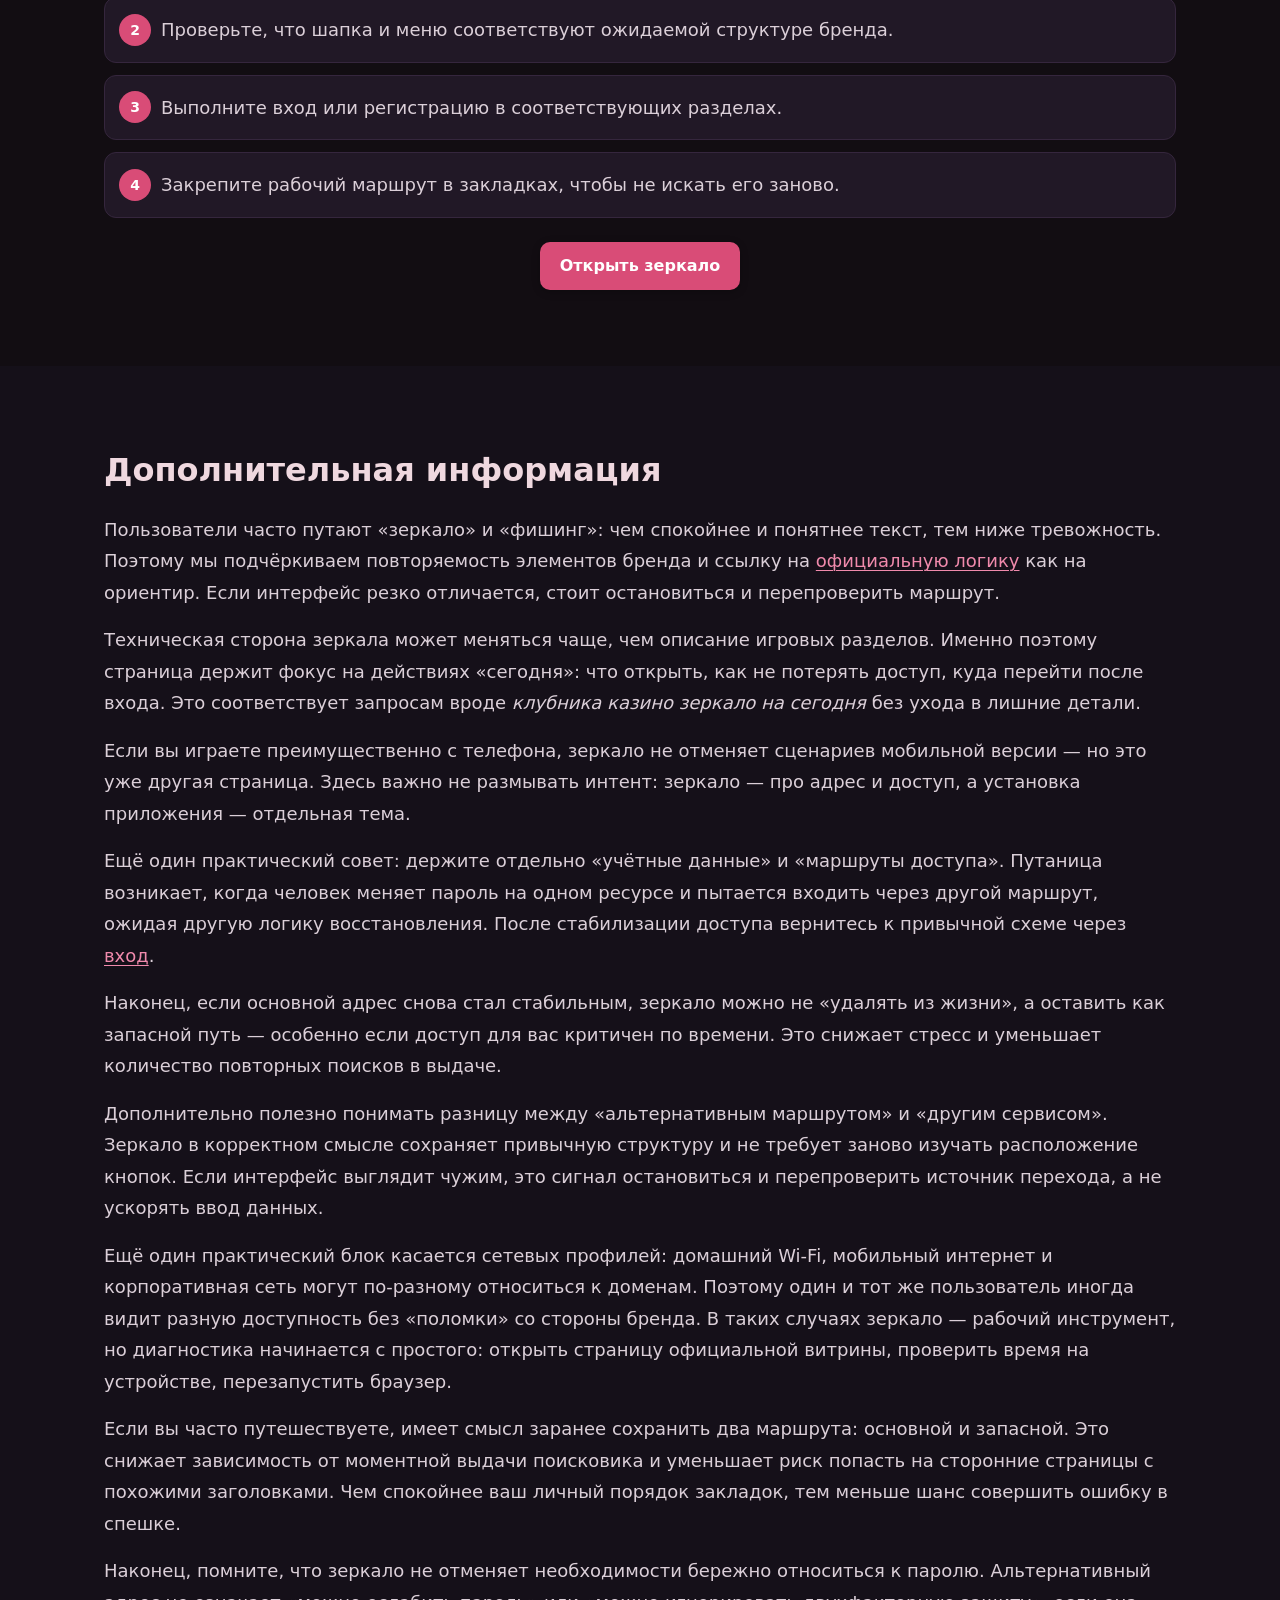
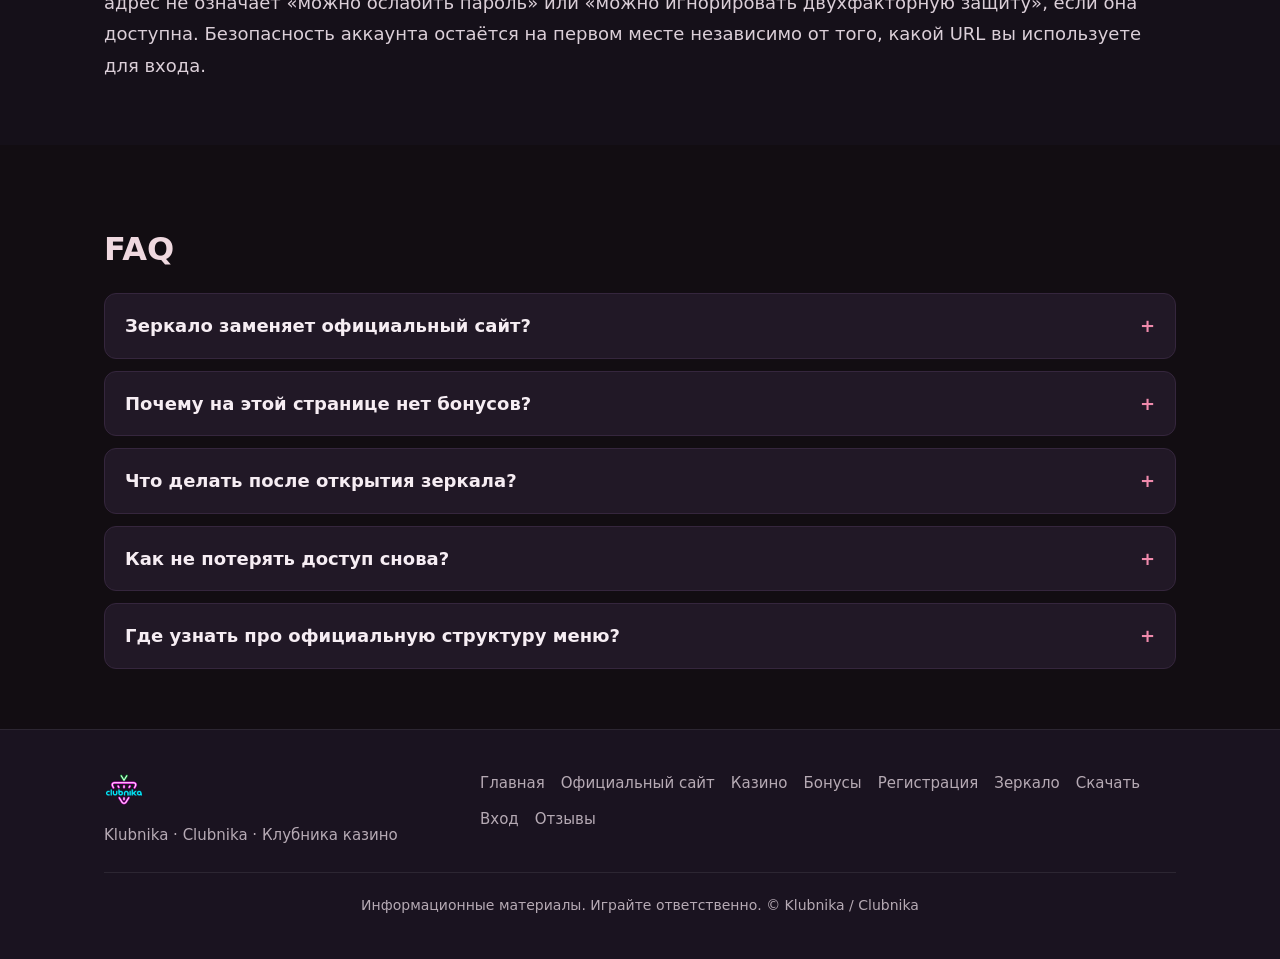
<file: zerkalo.html>
<!DOCTYPE html>
<html lang="ru">
<head>
  <meta charset="UTF-8">
  <meta name="viewport" content="width=device-width, initial-scale=1">
  <title>Рабочее зеркало Клубника казино — актуальная ссылка сегодня</title>
  <meta name="description" content="Рабочее зеркало Clubnika Casino и Klubnika: как открыть актуальную ссылку сегодня, сохранить доступ и действовать, если основной адрес недоступен.">
  <link rel="canonical" href="/zerkalo.html">
  <meta property="og:type" content="website">
  <meta property="og:title" content="Рабочее зеркало Клубника казино — актуальная ссылка сегодня">
  <meta property="og:description" content="Актуальное зеркало Clubnika Casino: доступ и обход ограничений.">
  <meta property="og:url" content="/zerkalo.html">
  <meta property="og:image" content="/banner.jpeg">
  <meta property="og:locale" content="ru_RU">
  <link rel="stylesheet" href="style.css">
</head>
<body>
  <a class="skip-link" href="#main">К основному содержанию</a>
  <header class="site-header">
    <div class="container header-inner">
      <a class="logo" href="index.html"><img src="clubnika.png" width="140" height="36" alt="Клубника казино — логотип бренда Klubnika Casino"></a>
      <a class="btn btn--bonus btn--compact" href="https://lkhq.cc/2a015c">Бонус</a>
      <nav class="nav-desktop" aria-label="Основное меню">
        <a href="official-site.html">Официальный сайт</a>
        <a href="casino.html">Казино</a>
        <a href="bonus.html">Бонусы</a>
        <a href="registration.html">Регистрация</a>
        <a href="zerkalo.html" class="is-active">Зеркало</a>
        <a href="download.html">Скачать</a>
        <a href="login.html">Вход</a>
        <a href="reviews.html">Отзывы</a>
      </nav>
      <button type="button" class="burger" aria-expanded="false" aria-controls="nav-panel" aria-label="Открыть меню">
        <span aria-hidden="true"></span>
      </button>
    </div>
    <div class="nav-mobile-wrap">
      <nav id="nav-panel" class="nav-panel" aria-hidden="true" aria-label="Мобильное меню">
        <div class="nav-panel-inner">
          <div class="nav-panel-box">
            <a href="official-site.html">Официальный сайт</a>
            <a href="casino.html">Казино</a>
            <a href="bonus.html">Бонусы</a>
            <a href="registration.html">Регистрация</a>
            <a href="zerkalo.html" class="is-active">Зеркало</a>
            <a href="download.html">Скачать</a>
            <a href="login.html">Вход</a>
            <a href="reviews.html">Отзывы</a>
          </div>
        </div>
      </nav>
    </div>
  </header>

  <main id="main">
    <section class="section section--hero section--alt">
      <div class="container">
        <h1>Рабочее зеркало Clubnika</h1>
        <p class="hero-lead">Страница закрывает кластеры <strong>klubnika casino зеркало</strong>, <strong>клубника казино зеркало</strong>, <strong>casino clubnika зеркало</strong>, <strong>clubnika casino зеркало</strong> и формулировки <em>клубника зеркало</em>. Здесь только про доступ: как открыть актуальную ссылку, как не потерять вход в аккаунт и что делать, если основной адрес временно не открывается.</p>
        <p class="hero-lead">Мы намеренно не обсуждаем бонусы и промокоды: для этого есть отдельный раздел. После восстановления доступа вы сможете перейти к <a href="official-site.html">официальному сайту</a>, выполнить <a href="login.html">вход</a> и открыть <a href="casino.html">казино‑раздел</a> в привычном режиме.</p>
        <div class="hero-actions">
          <a class="btn btn--cta" href="https://lkhq.cc/2a015c">Открыть зеркало</a>
        </div>
        <a class="banner-link" href="https://lkhq.cc/2a015c">
          <img src="banner.jpeg" width="1120" height="400" alt="Клубника казино — официальный сайт, бонусы, вход и доступ к основным разделам">
        </a>
      </div>
    </section>

    <section class="section">
      <div class="container prose">
        <p>Запросы <strong>казино клубника зеркало</strong> и <strong>рабочее зеркало клубника казино</strong> обычно означают практическую задачу: нужно попасть в сервис сейчас, без ожидания. Важно разделять «зеркало» и «официальную витрину» как смыслы: зеркало — про маршрут доступа, а не про описание акций или игровых механик.</p>
      </div>
    </section>

    <section class="section section--alt">
      <div class="container">
        <h2>Что это</h2>
        <div class="prose">
          <p><strong>Актуальное зеркало clubnika casino</strong> в пользовательском языке — это альтернативная точка входа с той же логикой разделов, что пользователь ожидает от бренда. Формулировки <em>клубника казино зеркало на сегодня</em> и <em>clubnika casino рабочее зеркало</em> отражают потребность в свежести ссылки: люди ищут «на сейчас», а не теорию.</p>
          <p>Зеркальный сценарий возникает не «вместо официального сайта», а как временный или регионально удобный маршрут. Поэтому после перехода полезно снова ориентироваться на структуру <a href="official-site.html">официального сайта</a> как на карту разделов — так проще не смешивать задачи и не искать вход там, где его нет.</p>
          <p>На практике полезно мыслить категориями «источник перехода» и «поведение после загрузки». Если источник выглядит надёжно, но интерфейс резко отличается от ожидаемого, это повод остановиться. Если источник сомнителен, но интерфейс знаком — всё равно стоит перепроверить цепочку, потому что подделка может копировать внешний вид частично.</p>
          <p>Ещё один нюанс — кэш браузера: иногда пользователь видит «старую» версию страницы и думает, что зеркало «неправильное», хотя проблема в локальном кэше. В таких случаях помогает обновление вкладки и очистка кэша для конкретного сайта, а не смена десяти адресов подряд.</p>
        </div>
      </div>
    </section>

    <section class="section">
      <div class="container">
        <h2>Как пользоваться</h2>
        <div class="prose">
          <p>Используйте зеркало как технический мост: откройте ссылку, дождитесь загрузки интерфейса, затем действуйте как обычно — через <a href="login.html">вход в аккаунт</a>. Если ваша цель — игра, после авторизации логично перейти в <a href="casino.html">раздел казино</a>, не возвращаясь к поиску случайных адресов.</p>
          <ul>
            <li>Сохраняйте проверенные маршруты в закладки отдельной папкой «Доступ».</li>
            <li>Не подменяйте зеркалом страницу про бонусы: это разные задачи и разные кластеры.</li>
            <li>Если сомневаетесь в шагах авторизации, откройте страницу входа и сверьтесь с инструкцией.</li>
          </ul>
        </div>
      </div>
    </section>

    <section class="section section--alt">
      <div class="container">
        <h2>Преимущества</h2>
        <div class="cards">
          <div class="card">
            <h3>Сохранение привычного UX</h3>
            <p>Корректное зеркало не ломает навигацию: меню и разделы остаются узнаваемыми.</p>
          </div>
          <div class="card">
            <h3>Меньше простоя</h3>
            <p>Альтернативный маршрут снижает вероятность «тупика», когда основной адрес недоступен.</p>
          </div>
          <div class="card">
            <h3>Фокус на доступе</h3>
            <p>Отдельная страница про зеркало не смешивает тему с промокодами и акциями.</p>
          </div>
        </div>
        <div class="prose" style="margin-top:24px">
          <p>Для SEO важно, чтобы текст не превращался в копипаст с бонусной страницы. Здесь ключи про <strong>clubnika casino зеркало</strong> поддерживаются смыслом: доступ, актуальность, действия пользователя при блокировках или перегрузках, а не «подарки» и «акции».</p>
        </div>
      </div>
    </section>

    <section class="section">
      <div class="container">
        <h2>Как начать</h2>
        <ol class="steps">
          <li>Нажмите кнопку «Открыть зеркало» и дождитесь загрузки интерфейса.</li>
          <li>Проверьте, что шапка и меню соответствуют ожидаемой структуре бренда.</li>
          <li>Выполните вход или регистрацию в соответствующих разделах.</li>
          <li>Закрепите рабочий маршрут в закладках, чтобы не искать его заново.</li>
        </ol>
        <div class="hero-actions" style="margin-top:24px">
          <a class="btn btn--cta" href="https://lkhq.cc/2a015c">Открыть зеркало</a>
        </div>
      </div>
    </section>

    <section class="section section--alt">
      <div class="container">
        <h2>Дополнительная информация</h2>
        <div class="prose">
          <p>Пользователи часто путают «зеркало» и «фишинг»: чем спокойнее и понятнее текст, тем ниже тревожность. Поэтому мы подчёркиваем повторяемость элементов бренда и ссылку на <a href="official-site.html">официальную логику</a> как на ориентир. Если интерфейс резко отличается, стоит остановиться и перепроверить маршрут.</p>
          <p>Техническая сторона зеркала может меняться чаще, чем описание игровых разделов. Именно поэтому страница держит фокус на действиях «сегодня»: что открыть, как не потерять доступ, куда перейти после входа. Это соответствует запросам вроде <em>клубника казино зеркало на сегодня</em> без ухода в лишние детали.</p>
          <p>Если вы играете преимущественно с телефона, зеркало не отменяет сценариев мобильной версии — но это уже другая страница. Здесь важно не размывать интент: зеркало — про адрес и доступ, а установка приложения — отдельная тема.</p>
          <p>Ещё один практический совет: держите отдельно «учётные данные» и «маршруты доступа». Путаница возникает, когда человек меняет пароль на одном ресурсе и пытается входить через другой маршрут, ожидая другую логику восстановления. После стабилизации доступа вернитесь к привычной схеме через <a href="login.html">вход</a>.</p>
          <p>Наконец, если основной адрес снова стал стабильным, зеркало можно не «удалять из жизни», а оставить как запасной путь — особенно если доступ для вас критичен по времени. Это снижает стресс и уменьшает количество повторных поисков в выдаче.</p>
          <p>Дополнительно полезно понимать разницу между «альтернативным маршрутом» и «другим сервисом». Зеркало в корректном смысле сохраняет привычную структуру и не требует заново изучать расположение кнопок. Если интерфейс выглядит чужим, это сигнал остановиться и перепроверить источник перехода, а не ускорять ввод данных.</p>
          <p>Ещё один практический блок касается сетевых профилей: домашний Wi‑Fi, мобильный интернет и корпоративная сеть могут по‑разному относиться к доменам. Поэтому один и тот же пользователь иногда видит разную доступность без «поломки» со стороны бренда. В таких случаях зеркало — рабочий инструмент, но диагностика начинается с простого: открыть страницу официальной витрины, проверить время на устройстве, перезапустить браузер.</p>
          <p>Если вы часто путешествуете, имеет смысл заранее сохранить два маршрута: основной и запасной. Это снижает зависимость от моментной выдачи поисковика и уменьшает риск попасть на сторонние страницы с похожими заголовками. Чем спокойнее ваш личный порядок закладок, тем меньше шанс совершить ошибку в спешке.</p>
          <p>Наконец, помните, что зеркало не отменяет необходимости бережно относиться к паролю. Альтернативный адрес не означает «можно ослабить пароль» или «можно игнорировать двухфакторную защиту», если она доступна. Безопасность аккаунта остаётся на первом месте независимо от того, какой URL вы используете для входа.</p>
        </div>
      </div>
    </section>

    <section class="section">
      <div class="container">
        <h2>FAQ</h2>
        <div class="faq">
          <details class="faq-item">
            <summary>Зеркало заменяет официальный сайт?</summary>
            <p>Нет. Это альтернативный маршрут доступа. Смысл официальной витрины остаётся; зеркало помогает открыть её, когда прямой адрес недоступен.</p>
          </details>
          <details class="faq-item">
            <summary>Почему на этой странице нет бонусов?</summary>
            <p>Бонусы — отдельный коммерческий интент. Смешивание тем ухудшает понимание и SEO‑фокус страницы про зеркало.</p>
          </details>
          <details class="faq-item">
            <summary>Что делать после открытия зеркала?</summary>
            <p>Выполните вход и продолжите сценарий: при необходимости откройте казино‑раздел через соответствующую страницу.</p>
          </details>
          <details class="faq-item">
            <summary>Как не потерять доступ снова?</summary>
            <p>Сохраните рабочую ссылку и держите под рукой страницу входа с инструкцией по авторизации.</p>
          </details>
          <details class="faq-item">
            <summary>Где узнать про официальную структуру меню?</summary>
            <p>На странице официального сайта — там описаны разделы и логика навигации без технических обходов.</p>
          </details>
        </div>
      </div>
    </section>
  </main>

  <footer class="site-footer">
    <div class="container">
      <div class="footer-grid">
        <div class="footer-brand">
          <img src="clubnika.png" width="140" height="40" alt="Клубника казино — Klubnika Casino">
          <span style="color:var(--text-muted);font-size:15px">Klubnika · Clubnika · Клубника казино</span>
        </div>
        <nav class="footer-links" aria-label="Разделы сайта">
          <a href="index.html">Главная</a>
          <a href="official-site.html">Официальный сайт</a>
          <a href="casino.html">Казино</a>
          <a href="bonus.html">Бонусы</a>
          <a href="registration.html">Регистрация</a>
          <a href="zerkalo.html">Зеркало</a>
          <a href="download.html">Скачать</a>
          <a href="login.html">Вход</a>
          <a href="reviews.html">Отзывы</a>
        </nav>
      </div>
      <p class="footer-copy">Информационные материалы. Играйте ответственно. © Klubnika / Clubnika</p>
    </div>
  </footer>
  <script src="script.js" defer></script>
</body>
</html>
</file>
<file: style.css>
/* Klubnika / Clubnika — единые стили */
:root {
  --bg-page: #120d12;
  --bg-header: #1a1320;
  --bg-section: #151019;
  --bg-card: #211826;
  --border-card: #35263d;
  --text: #f6edf3;
  --text-secondary: #dbcfd8;
  --text-muted: #b6aab4;
  --cta: #d94c77;
  --cta-hover: #c33f69;
  --accent-berry: #f08aac;
  --accent-soft: #efd8df;
  --nav-btn: #2a1f31;
  --nav-btn-hover: #3b2945;
  --line-header: rgba(255, 255, 255, 0.08);
  --shadow-btn: rgba(0, 0, 0, 0.24);
  --font: system-ui, -apple-system, "Segoe UI", Roboto, "Helvetica Neue", Arial, sans-serif;
}

*,
*::before,
*::after {
  box-sizing: border-box;
}

html {
  scroll-behavior: smooth;
}

body {
  margin: 0;
  font-family: var(--font);
  font-size: 18px;
  line-height: 1.75;
  color: var(--text);
  background: var(--bg-page);
  min-height: 100vh;
  display: flex;
  flex-direction: column;
}

img {
  max-width: 100%;
  height: auto;
  display: block;
}

a {
  color: var(--accent-berry);
  text-decoration-thickness: 1px;
  text-underline-offset: 3px;
}

a:hover {
  color: var(--accent-soft);
}

.container {
  max-width: 1120px;
  margin: 0 auto;
  padding: 0 24px;
  width: 100%;
}

/* ——— Header ——— */
.site-header {
  position: sticky;
  top: 0;
  z-index: 100;
  background: var(--bg-header);
  border-bottom: 1px solid var(--line-header);
  box-shadow: 0 4px 16px var(--shadow-btn);
}

.header-inner {
  display: flex;
  align-items: center;
  gap: 12px;
  min-height: 56px;
  padding-top: 8px;
  padding-bottom: 8px;
}

.logo {
  display: flex;
  align-items: center;
  flex-shrink: 0;
}

.logo img {
  height: 36px;
  width: auto;
}

.btn {
  display: inline-flex;
  align-items: center;
  justify-content: center;
  gap: 8px;
  padding: 10px 20px;
  font-size: 16px;
  font-weight: 600;
  border-radius: 10px;
  border: none;
  cursor: pointer;
  text-decoration: none;
  transition: background 0.2s, color 0.2s, transform 0.15s;
  box-shadow: 0 2px 8px var(--shadow-btn);
}

.btn:focus-visible {
  outline: 2px solid var(--accent-berry);
  outline-offset: 2px;
}

.btn--cta {
  background: var(--cta);
  color: #fff;
}

.btn--cta:hover {
  background: var(--cta-hover);
  color: #fff;
}

.btn--compact {
  padding: 8px 14px;
  font-size: 14px;
  border-radius: 8px;
  flex-shrink: 0;
}

.btn--bonus {
  background: var(--cta);
  color: #fff;
}

.btn--bonus:hover {
  background: var(--cta-hover);
  color: #fff;
}

.burger {
  display: none;
  margin-left: auto;
  width: 40px;
  height: 40px;
  padding: 0;
  border: 1px solid var(--border-card);
  border-radius: 10px;
  background: var(--nav-btn);
  color: var(--text);
  cursor: pointer;
  align-items: center;
  justify-content: center;
  flex-shrink: 0;
}

.burger:hover {
  background: var(--nav-btn-hover);
}

.burger span {
  display: block;
  width: 18px;
  height: 2px;
  background: var(--text);
  position: relative;
}

.burger span::before,
.burger span::after {
  content: "";
  position: absolute;
  left: 0;
  width: 18px;
  height: 2px;
  background: var(--text);
  transition: transform 0.2s;
}

.burger span::before {
  top: -6px;
}

.burger span::after {
  top: 6px;
}

.burger[aria-expanded="true"] span {
  background: transparent;
}

.burger[aria-expanded="true"] span::before {
  transform: translateY(6px) rotate(45deg);
}

.burger[aria-expanded="true"] span::after {
  transform: translateY(-6px) rotate(-45deg);
}

.nav-desktop {
  display: flex;
  flex-wrap: wrap;
  align-items: center;
  justify-content: flex-end;
  gap: 6px;
  margin-left: auto;
  flex: 1;
}

.nav-desktop a {
  padding: 8px 12px;
  border-radius: 8px;
  background: var(--nav-btn);
  color: var(--text-secondary);
  text-decoration: none;
  font-size: 14px;
  font-weight: 500;
}

.nav-desktop a:hover {
  background: var(--nav-btn-hover);
  color: var(--text);
}

.nav-desktop a.is-active {
  background: var(--border-card);
  color: var(--accent-soft);
}

/* Mobile dropdown — компактно, не fullscreen; под шапкой, без сдвига потока hero */
.nav-mobile-wrap {
  position: absolute;
  left: 0;
  right: 0;
  top: 100%;
  z-index: 99;
}

.nav-panel {
  display: none;
  padding: 0 0 10px;
}

.nav-panel.is-open {
  display: block;
}

.nav-panel-inner {
  margin: 0 auto;
  max-width: 1120px;
  padding: 10px 24px 12px;
}

.nav-panel-box {
  background: var(--bg-header);
  border: 1px solid var(--border-card);
  border-radius: 12px;
  padding: 10px 12px;
  max-height: min(40vh, 260px);
  overflow-y: auto;
  box-shadow: 0 12px 32px rgba(0, 0, 0, 0.35);
}

.nav-panel a {
  display: block;
  padding: 10px 12px;
  border-radius: 8px;
  color: var(--text-secondary);
  text-decoration: none;
  font-size: 15px;
}

.nav-panel a:hover {
  background: var(--nav-btn-hover);
  color: var(--text);
}

.nav-panel a.is-active {
  color: var(--accent-soft);
  background: var(--nav-btn);
}

@media (max-width: 960px) {
  .nav-desktop {
    display: none;
  }

  .burger {
    display: inline-flex;
  }
}

/* ——— Main ——— */
main {
  flex: 1;
}

.section {
  padding: 48px 0;
}

.section--tight {
  padding: 32px 0;
}

.section--hero {
  padding-top: 32px;
  padding-bottom: 24px;
}

.section--alt {
  background: var(--bg-section);
}

h1 {
  font-size: clamp(32px, 5vw, 52px);
  line-height: 1.15;
  font-weight: 800;
  margin: 0 0 20px;
  letter-spacing: -0.02em;
  text-align: center;
}

.hero-lead {
  text-align: center;
  max-width: 820px;
  margin: 0 auto 24px;
  color: var(--text-secondary);
  font-size: 19px;
}

.hero-actions {
  display: flex;
  flex-wrap: wrap;
  justify-content: center;
  gap: 14px;
  margin-bottom: 28px;
}

h2 {
  font-size: clamp(24px, 3vw, 32px);
  font-weight: 700;
  margin: 40px 0 16px;
  color: var(--accent-soft);
}

h2:first-of-type {
  margin-top: 28px;
}

h3 {
  font-size: 20px;
  font-weight: 600;
  margin: 24px 0 10px;
  color: var(--text);
}

.prose {
  color: var(--text-secondary);
}

.prose p {
  margin: 0 0 16px;
}

.prose ul,
.prose ol {
  margin: 0 0 20px;
  padding-left: 1.35em;
  color: var(--text-secondary);
}

.prose li {
  margin-bottom: 8px;
}

.banner-link {
  display: block;
  border-radius: 16px;
  overflow: hidden;
  border: 1px solid var(--border-card);
  box-shadow: 0 8px 32px var(--shadow-btn);
  margin: 24px auto 0;
  max-width: 900px;
}

.banner-link:hover {
  box-shadow: 0 12px 40px rgba(217, 76, 119, 0.2);
}

.banner-link img {
  width: 100%;
  height: auto;
}

.cards {
  display: grid;
  grid-template-columns: repeat(auto-fit, minmax(260px, 1fr));
  gap: 20px;
  margin-top: 24px;
}

.card {
  background: var(--bg-card);
  border: 1px solid var(--border-card);
  border-radius: 14px;
  padding: 22px;
}

.card h3 {
  margin-top: 0;
  color: var(--accent-berry);
}

.card p {
  margin: 0;
  color: var(--text-secondary);
  font-size: 17px;
}

.steps {
  counter-reset: step;
  list-style: none;
  padding: 0;
  margin: 20px 0 0;
}

.steps li {
  position: relative;
  padding: 16px 16px 16px 56px;
  margin-bottom: 12px;
  background: var(--bg-card);
  border: 1px solid var(--border-card);
  border-radius: 12px;
  color: var(--text-secondary);
}

.steps li::before {
  counter-increment: step;
  content: counter(step);
  position: absolute;
  left: 14px;
  top: 50%;
  transform: translateY(-50%);
  width: 32px;
  height: 32px;
  border-radius: 50%;
  background: var(--cta);
  color: #fff;
  font-weight: 700;
  font-size: 14px;
  display: flex;
  align-items: center;
  justify-content: center;
}

.faq {
  margin-top: 8px;
}

.faq-item {
  border: 1px solid var(--border-card);
  border-radius: 12px;
  margin-bottom: 12px;
  background: var(--bg-card);
  overflow: hidden;
}

.faq-item summary {
  padding: 16px 20px;
  cursor: pointer;
  font-weight: 600;
  color: var(--text);
  list-style: none;
}

.faq-item summary::-webkit-details-marker {
  display: none;
}

.faq-item summary::after {
  content: "+";
  float: right;
  color: var(--accent-berry);
  font-weight: 700;
}

.faq-item[open] summary::after {
  content: "−";
}

.faq-item p {
  margin: 0;
  padding: 0 20px 16px;
  color: var(--text-secondary);
  font-size: 17px;
}

/* ——— Footer ——— */
.site-footer {
  background: var(--bg-header);
  border-top: 1px solid var(--line-header);
  padding: 40px 0 28px;
  margin-top: auto;
}

.footer-grid {
  display: grid;
  grid-template-columns: 1fr;
  gap: 28px;
  text-align: center;
}

@media (min-width: 640px) {
  .footer-grid {
    grid-template-columns: 1fr 2fr;
    text-align: left;
    align-items: start;
  }
}

.footer-brand {
  display: flex;
  flex-direction: column;
  align-items: center;
  gap: 12px;
}

@media (min-width: 640px) {
  .footer-brand {
    align-items: flex-start;
  }
}

.footer-brand img {
  height: 40px;
  width: auto;
}

.footer-links {
  display: flex;
  flex-wrap: wrap;
  gap: 10px 16px;
  justify-content: center;
}

@media (min-width: 640px) {
  .footer-links {
    justify-content: flex-start;
  }
}

.footer-links a {
  color: var(--text-muted);
  text-decoration: none;
  font-size: 15px;
}

.footer-links a:hover {
  color: var(--accent-berry);
}

.footer-copy {
  margin-top: 24px;
  padding-top: 20px;
  border-top: 1px solid var(--line-header);
  text-align: center;
  font-size: 14px;
  color: var(--text-muted);
}

.skip-link {
  position: absolute;
  left: -9999px;
  top: 0;
  background: var(--cta);
  color: #fff;
  padding: 8px 16px;
  z-index: 200;
}

.skip-link:focus {
  left: 16px;
  top: 16px;
}
</file>
